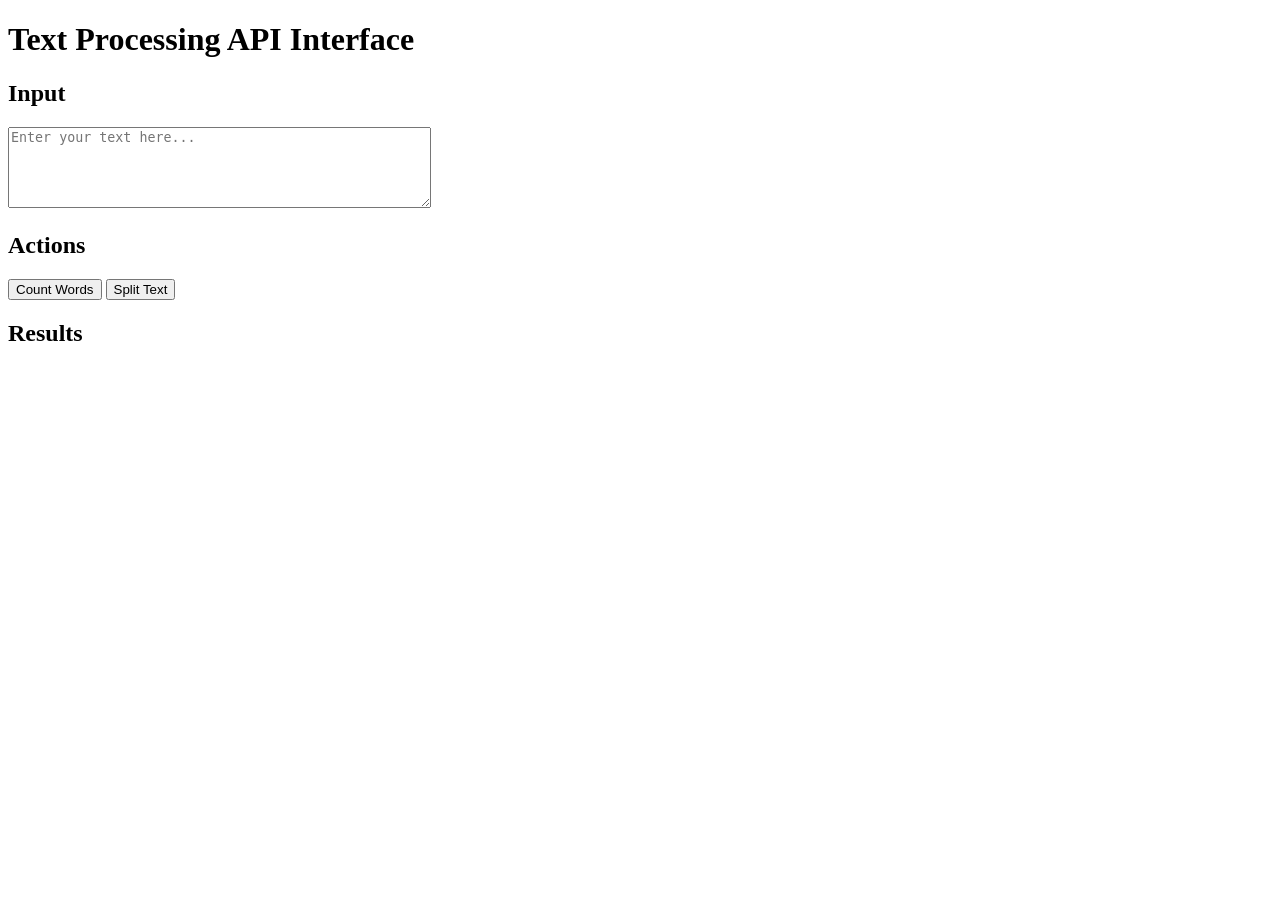
<file: BaseCamp2/Day_1/5b_text_UI.html>
<!DOCTYPE html>
<html lang="en">

<head>
  <meta charset="UTF-8">
  <meta name="viewport" content="width=device-width, initial-scale=1.0">
  <title>Text API Interface</title>
</head>

<body>
  <h1>Text Processing API Interface</h1>

  <div>
    <h2>Input</h2>
    <textarea id="textInput" rows="5" cols="50" placeholder="Enter your text here..."></textarea>
  </div>

  <div>
    <h2>Actions</h2>
    <button onclick="countWords()">Count Words</button>
    <button onclick="splitText()">Split Text</button>
  </div>

  <div>
    <h2>Results</h2>
    <div id="results"></div>
  </div>

  <script>
    // API base URL - change this to match your server address
    const API_BASE_URL = 'http://127.0.0.1:8000';



    // Function to count words
    async function countWords() {
      const textInput = document.getElementById('textInput').value;
      if (!textInput.trim()) {
        alert('Please enter some text first!');
        return;
      }

      try {
        const response = await fetch(`${API_BASE_URL}/count`, {
          method: 'POST',
          headers: {
            'Content-Type': 'application/json'
          },
          body: JSON.stringify({ a: textInput })
        });

        const data = await response.json();
        displayResults(data);
      } catch (error) {
        displayError(error);
      }
    }

    // Function to split text
    async function splitText() {
      const textInput = document.getElementById('textInput').value;
      if (!textInput.trim()) {
        alert('Please enter some text first!');
        return;
      }

      try {
        const response = await fetch(`${API_BASE_URL}/split`, {
          method: 'POST',
          headers: {
            'Content-Type': 'application/json'
          },
          body: JSON.stringify({ a: textInput })
        });

        const data = await response.json();
        displayResults(data);
      } catch (error) {
        displayError(error);
      }
    }

    // Function to display results
    function displayResults(data) {
      const resultsDiv = document.getElementById('results');

      if (Array.isArray(data)) {
        // For split text result
        resultsDiv.innerHTML = '<h3>Words in text:</h3>';
        const list = document.createElement('ol');
        data.forEach(word => {
          const item = document.createElement('li');
          item.textContent = word;
          list.appendChild(item);
        });
        resultsDiv.appendChild(list);
      } else {
        // For word count result
        resultsDiv.innerHTML = '<h3>Result:</h3>';
        resultsDiv.innerHTML += `<p>${Object.values(data)[0]}</p>`;
      }
    }

    // Function to display errors
    function displayError(error) {
      const resultsDiv = document.getElementById('results');
      resultsDiv.innerHTML = '<h3>Error:</h3>';
      resultsDiv.innerHTML += `<p>Failed to communicate with the API. Make sure the server is running at ${API_BASE_URL}.</p>`;
      resultsDiv.innerHTML += `<p>Error details: ${error.message}</p>`;
    }
  </script>
</body>

</html>
</file>
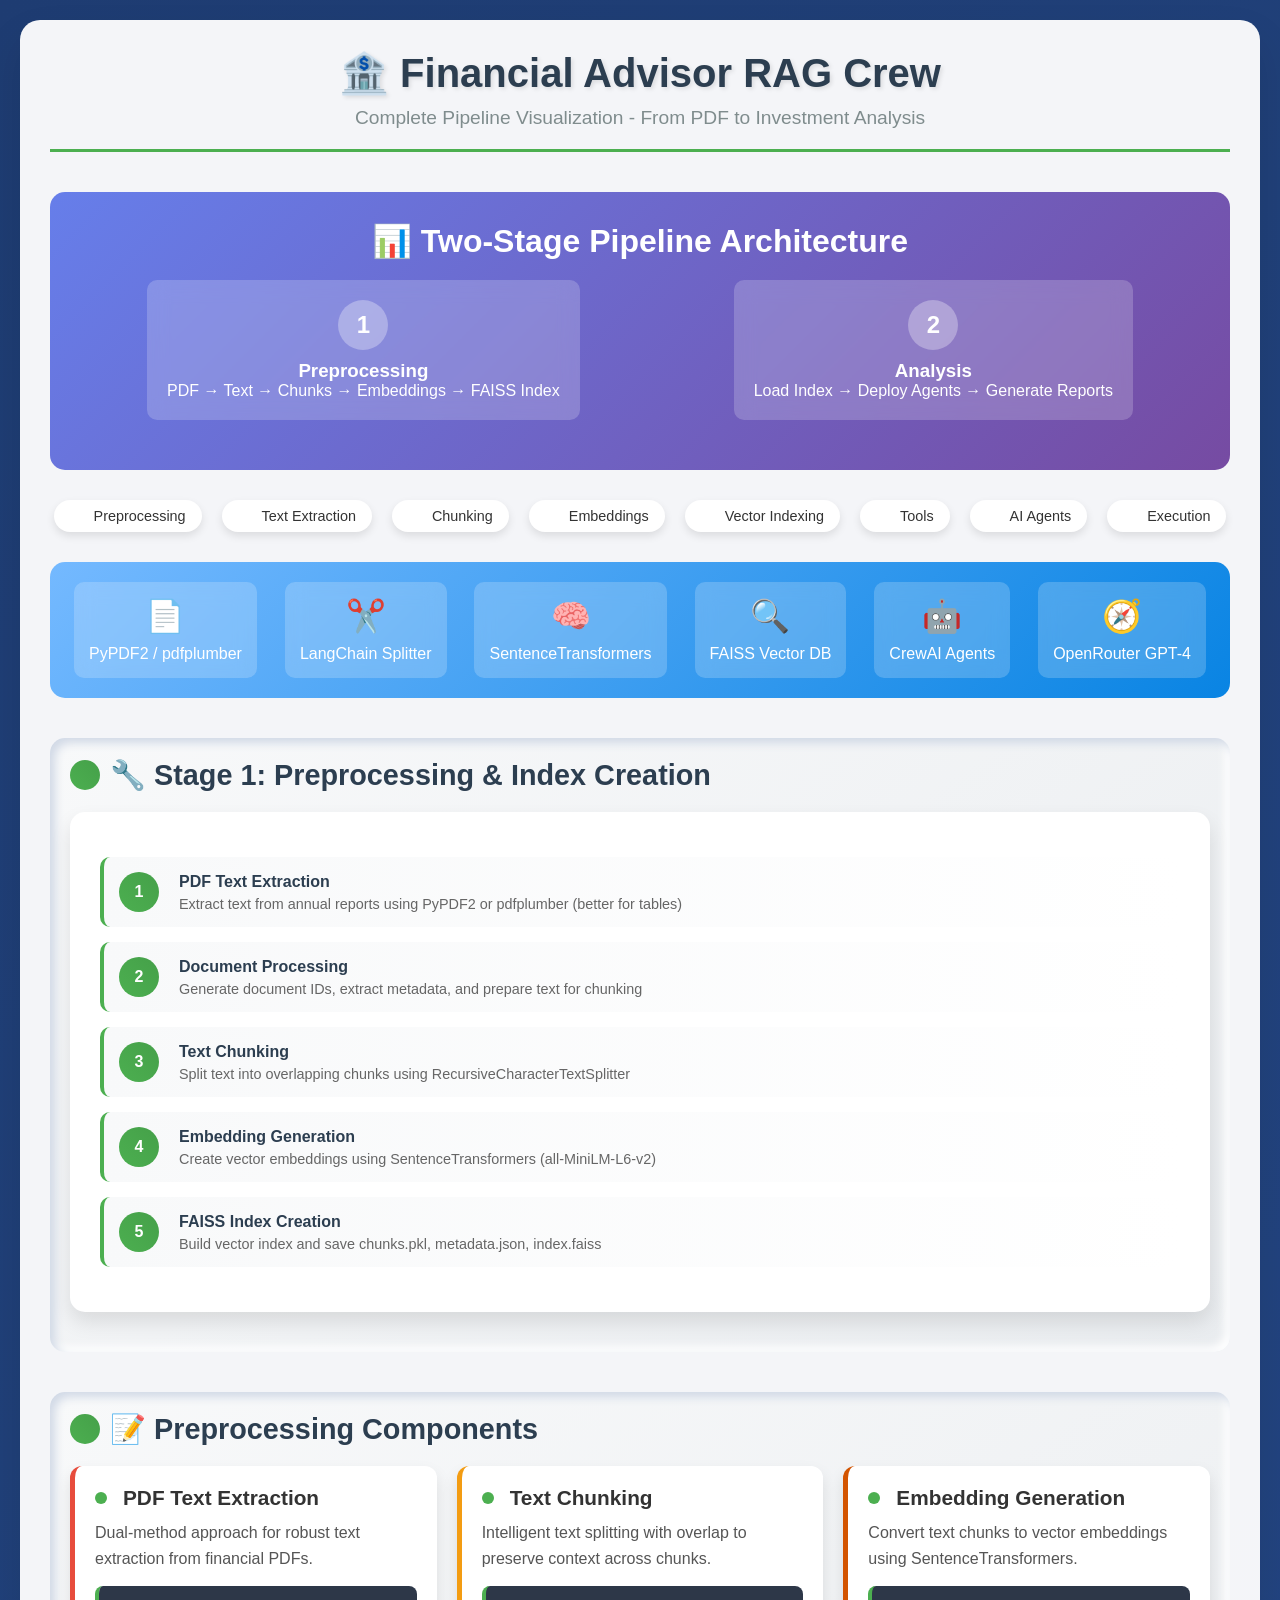
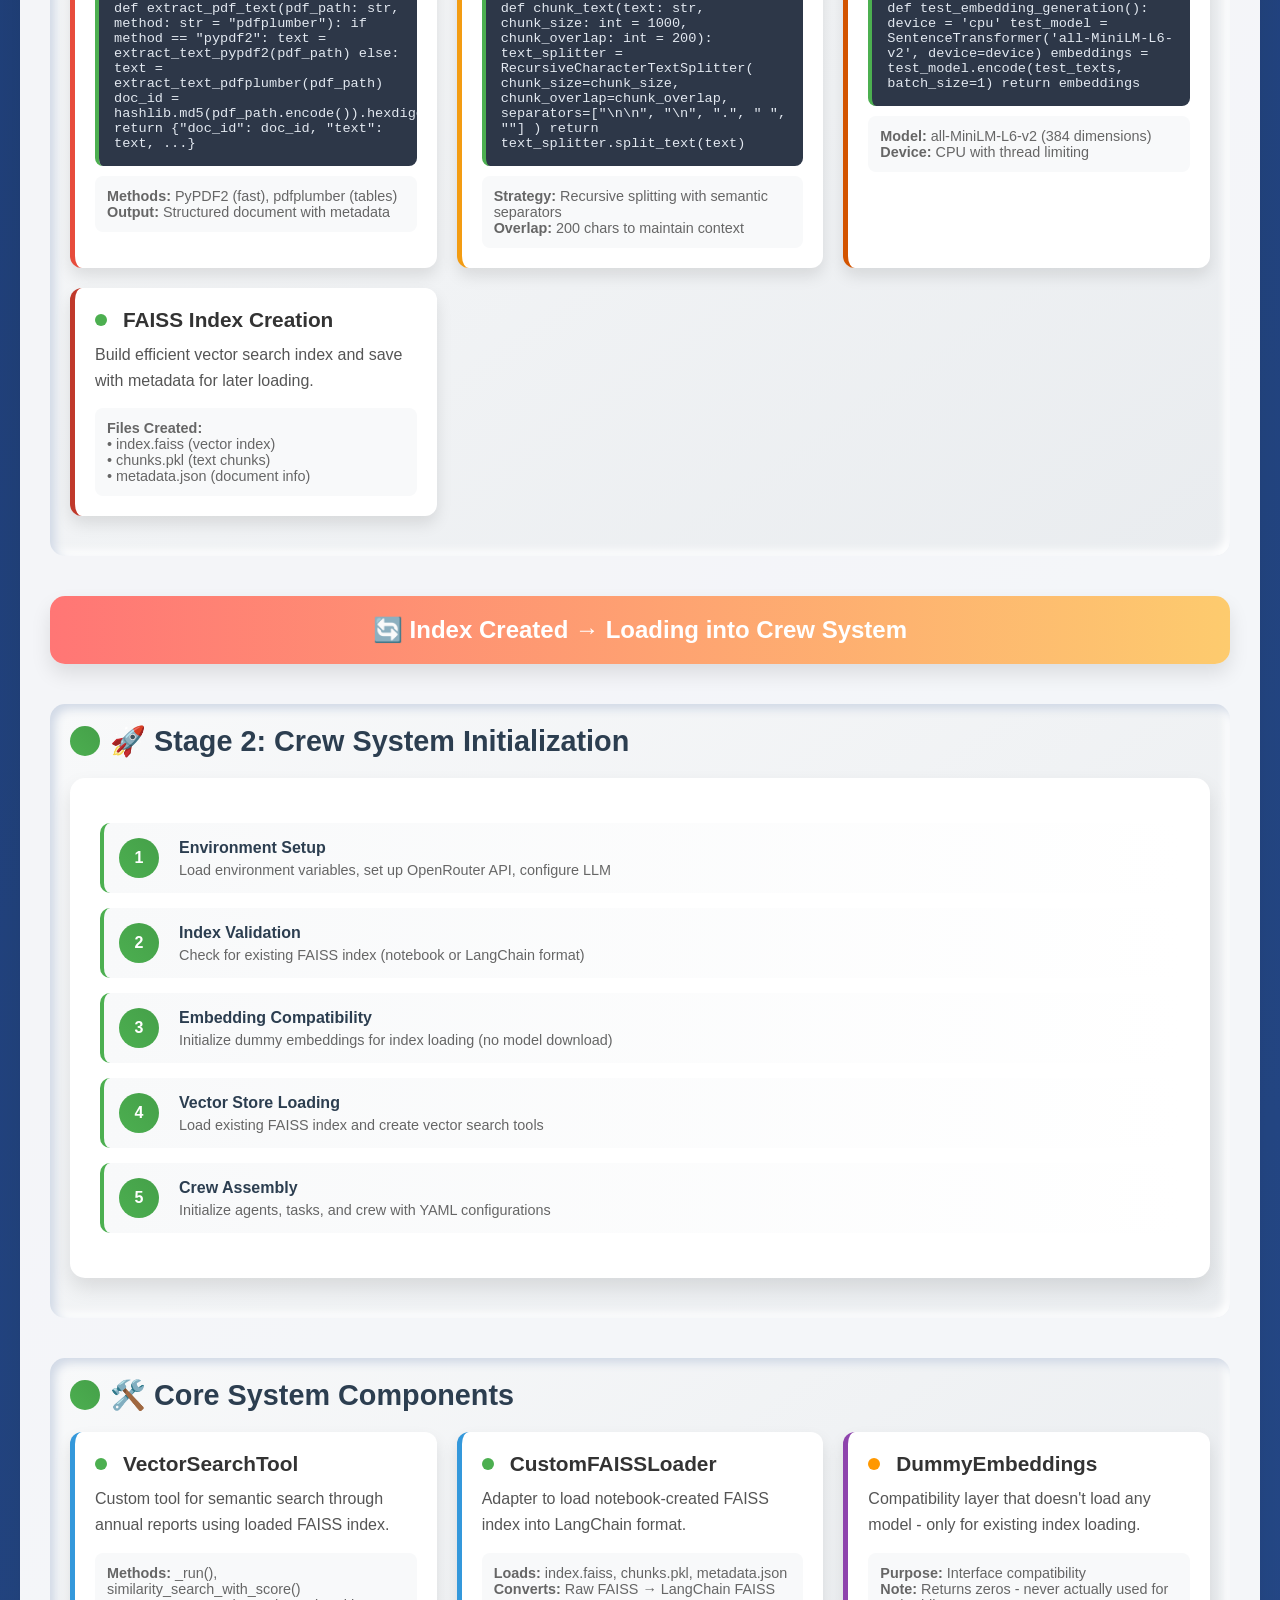
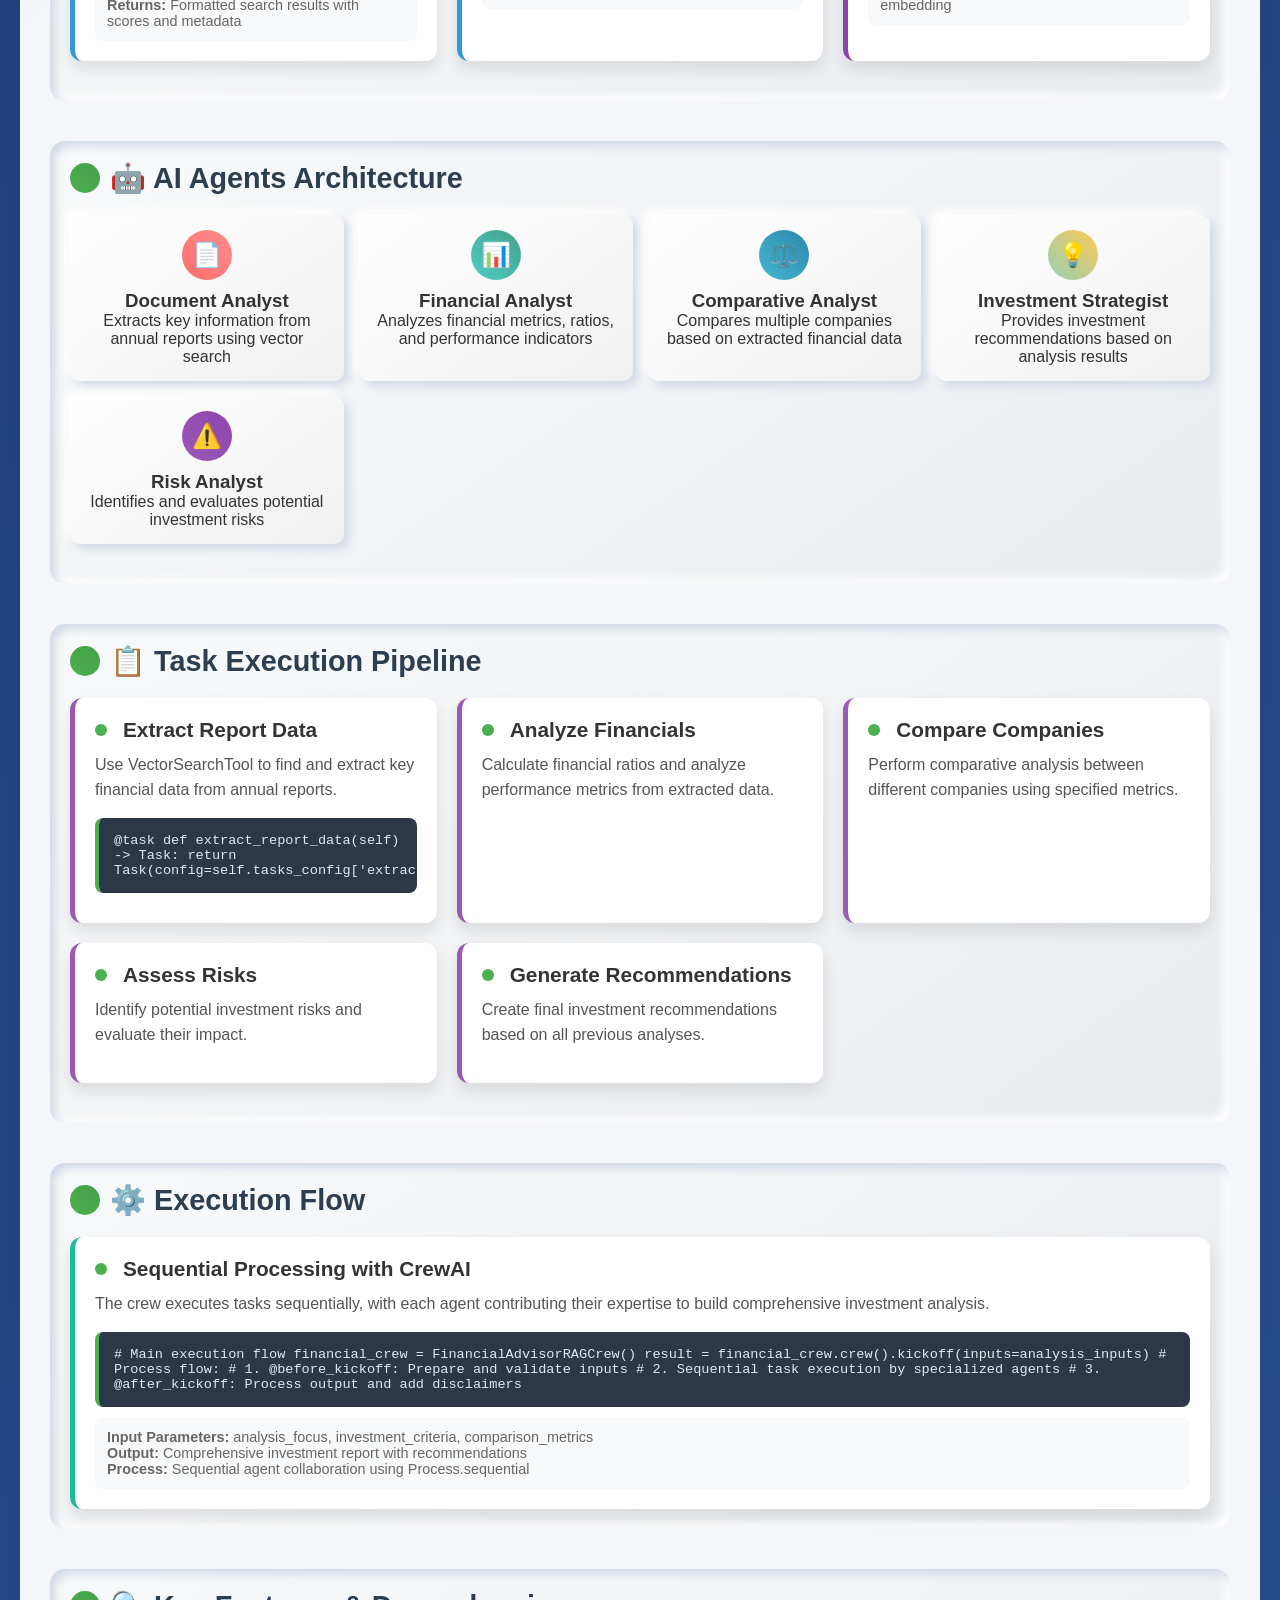
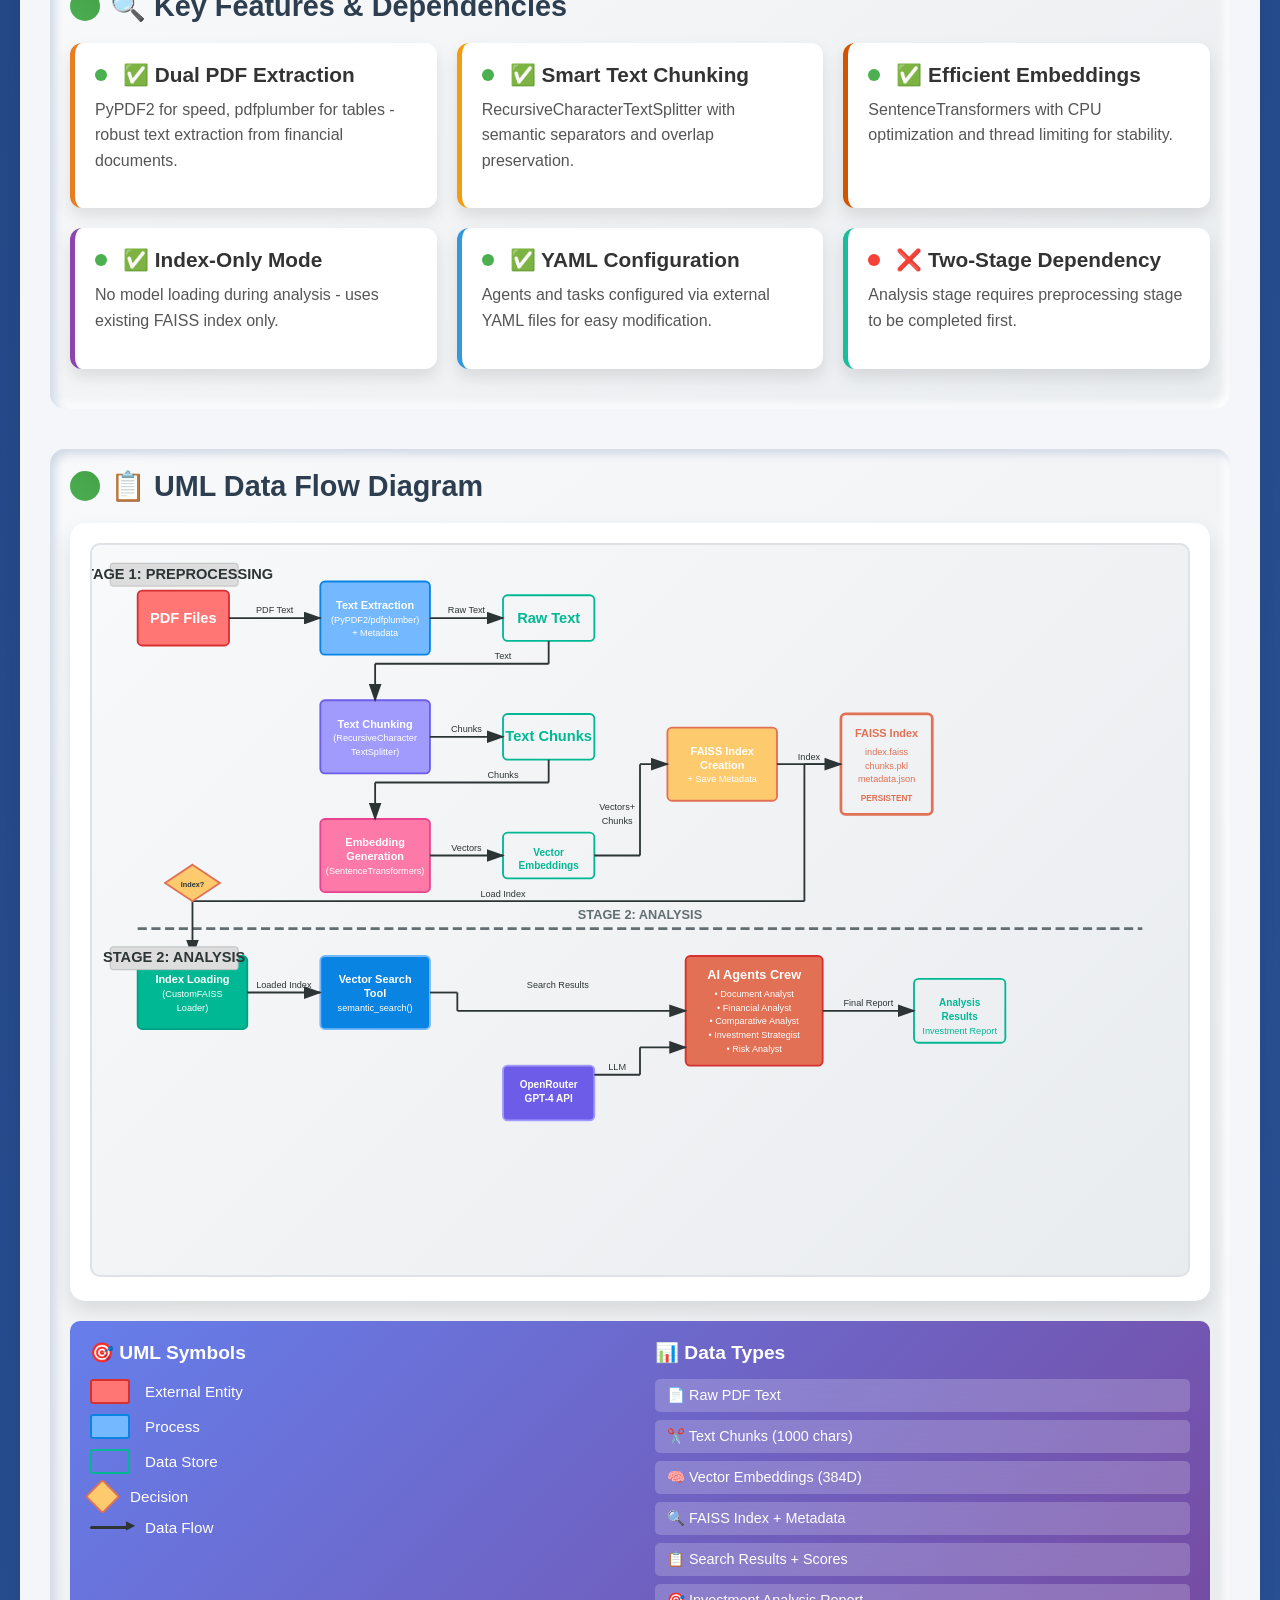
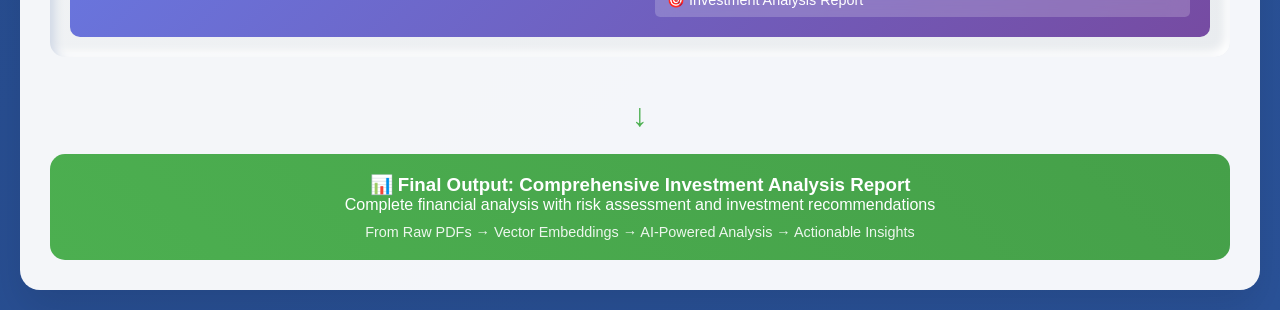
<file: Week11/Day_2/1_financial_rag_flow.html>
<!DOCTYPE html>
<html lang="en">
<head>
    <meta charset="UTF-8">
    <meta name="viewport" content="width=device-width, initial-scale=1.0">
    <title>Financial Advisor RAG Crew - Complete Pipeline</title>
    <style>
        * {
            margin: 0;
            padding: 0;
            box-sizing: border-box;
        }

        body {
            font-family: 'Segoe UI', Tahoma, Geneva, Verdana, sans-serif;
            background: linear-gradient(135deg, #1e3c72 0%, #2a5298 100%);
            color: #333;
            min-height: 100vh;
            padding: 20px;
        }

        .container {
            max-width: 1400px;
            margin: 0 auto;
            background: rgba(255, 255, 255, 0.95);
            border-radius: 20px;
            padding: 30px;
            box-shadow: 0 20px 40px rgba(0, 0, 0, 0.1);
        }

        .header {
            text-align: center;
            margin-bottom: 40px;
            padding-bottom: 20px;
            border-bottom: 3px solid #4CAF50;
        }

        .header h1 {
            color: #2c3e50;
            font-size: 2.5em;
            margin-bottom: 10px;
            text-shadow: 2px 2px 4px rgba(0,0,0,0.1);
        }

        .header p {
            color: #7f8c8d;
            font-size: 1.2em;
        }

        .pipeline-overview {
            background: linear-gradient(135deg, #667eea 0%, #764ba2 100%);
            color: white;
            padding: 30px;
            border-radius: 15px;
            margin: 30px 0;
            text-align: center;
        }

        .pipeline-overview h2 {
            font-size: 2em;
            margin-bottom: 15px;
        }

        .pipeline-stages {
            display: flex;
            justify-content: space-around;
            align-items: center;
            margin: 20px 0;
            flex-wrap: wrap;
            gap: 20px;
        }

        .stage {
            background: rgba(255, 255, 255, 0.2);
            padding: 20px;
            border-radius: 10px;
            text-align: center;
            min-width: 200px;
            backdrop-filter: blur(10px);
        }

        .stage-number {
            width: 50px;
            height: 50px;
            border-radius: 50%;
            background: rgba(255, 255, 255, 0.3);
            display: flex;
            align-items: center;
            justify-content: center;
            margin: 0 auto 10px;
            font-size: 1.5em;
            font-weight: bold;
        }

        .flow-section {
            margin: 40px 0;
            padding: 20px;
            border-radius: 15px;
            background: linear-gradient(145deg, #f8f9fa, #e9ecef);
            box-shadow: inset 5px 5px 10px #d1d9e6, inset -5px -5px 10px #ffffff;
        }

        .section-title {
            font-size: 1.8em;
            color: #2c3e50;
            margin-bottom: 20px;
            display: flex;
            align-items: center;
            gap: 10px;
        }

        .section-title::before {
            content: "";
            width: 30px;
            height: 30px;
            border-radius: 50%;
            background: linear-gradient(45deg, #4CAF50, #45a049);
        }

        .flow-grid {
            display: grid;
            grid-template-columns: repeat(auto-fit, minmax(300px, 1fr));
            gap: 20px;
            margin: 20px 0;
        }

        .flow-item {
            background: white;
            border-radius: 12px;
            padding: 20px;
            box-shadow: 0 8px 16px rgba(0, 0, 0, 0.1);
            transition: all 0.3s ease;
            border-left: 5px solid;
            cursor: pointer;
            position: relative;
            overflow: hidden;
        }

        .flow-item::before {
            content: "";
            position: absolute;
            top: 0;
            left: 0;
            right: 0;
            bottom: 0;
            background: linear-gradient(45deg, transparent, rgba(255,255,255,0.1));
            opacity: 0;
            transition: opacity 0.3s ease;
        }

        .flow-item:hover {
            transform: translateY(-5px);
            box-shadow: 0 12px 24px rgba(0, 0, 0, 0.2);
        }

        .flow-item:hover::before {
            opacity: 1;
        }

        .preprocessing { border-left-color: #e67e22; }
        .extraction { border-left-color: #e74c3c; }
        .chunking { border-left-color: #f39c12; }
        .embedding { border-left-color: #d35400; }
        .indexing { border-left-color: #c0392b; }
        .initialization { border-left-color: #8e44ad; }
        .tools { border-left-color: #3498db; }
        .agents { border-left-color: #2980b9; }
        .tasks { border-left-color: #9b59b6; }
        .execution { border-left-color: #1abc9c; }

        .item-title {
            font-size: 1.3em;
            font-weight: bold;
            margin-bottom: 10px;
            display: flex;
            align-items: center;
            gap: 8px;
        }

        .item-description {
            color: #555;
            line-height: 1.6;
            margin-bottom: 15px;
        }

        .item-details {
            background: #f8f9fa;
            border-radius: 8px;
            padding: 12px;
            margin-top: 10px;
            font-size: 0.9em;
            color: #666;
        }

        .flow-arrow {
            text-align: center;
            margin: 20px 0;
            font-size: 2em;
            color: #4CAF50;
            animation: bounce 2s infinite;
        }

        @keyframes bounce {
            0%, 20%, 50%, 80%, 100% { transform: translateY(0); }
            40% { transform: translateY(-10px); }
            60% { transform: translateY(-5px); }
        }

        .agents-grid {
            display: grid;
            grid-template-columns: repeat(auto-fit, minmax(250px, 1fr));
            gap: 15px;
            margin: 20px 0;
        }

        .agent-card {
            background: linear-gradient(145deg, #ffffff, #f0f0f0);
            border-radius: 10px;
            padding: 15px;
            text-align: center;
            box-shadow: 5px 5px 10px #d1d9e6, -5px -5px 10px #ffffff;
            transition: all 0.3s ease;
        }

        .agent-card:hover {
            transform: scale(1.05);
        }

        .agent-icon {
            width: 50px;
            height: 50px;
            border-radius: 50%;
            margin: 0 auto 10px;
            display: flex;
            align-items: center;
            justify-content: center;
            font-size: 1.5em;
            color: white;
        }

        .document-analyst .agent-icon { background: linear-gradient(45deg, #FF6B6B, #FF8E8E); }
        .financial-analyst .agent-icon { background: linear-gradient(45deg, #4ECDC4, #44A08D); }
        .comparative-analyst .agent-icon { background: linear-gradient(45deg, #45B7D1, #2E86AB); }
        .investment-strategist .agent-icon { background: linear-gradient(45deg, #96CEB4, #FECA57); }
        .risk-analyst .agent-icon { background: linear-gradient(45deg, #9B59B6, #8E44AD); }

        .code-snippet {
            background: #2d3748;
            color: #e2e8f0;
            padding: 15px;
            border-radius: 8px;
            margin: 10px 0;
            font-family: 'Courier New', monospace;
            font-size: 0.85em;
            overflow-x: auto;
            border-left: 4px solid #4CAF50;
        }

        .status-indicator {
            display: inline-block;
            width: 12px;
            height: 12px;
            border-radius: 50%;
            margin-right: 8px;
        }

        .status-success { background: #4CAF50; }
        .status-warning { background: #ff9800; }
        .status-error { background: #f44336; }

        .legend {
            display: flex;
            justify-content: center;
            gap: 20px;
            margin: 30px 0;
            flex-wrap: wrap;
        }

        .legend-item {
            display: flex;
            align-items: center;
            gap: 8px;
            padding: 8px 16px;
            background: white;
            border-radius: 20px;
            box-shadow: 0 4px 8px rgba(0,0,0,0.1);
            font-size: 0.9em;
        }

        .legend-color {
            width: 16px;
            height: 16px;
            border-radius: 3px;
        }

        .workflow-diagram {
            background: white;
            border-radius: 15px;
            padding: 30px;
            margin: 20px 0;
            box-shadow: 0 10px 20px rgba(0,0,0,0.1);
        }

        .workflow-step {
            display: flex;
            align-items: center;
            margin: 15px 0;
            padding: 15px;
            background: linear-gradient(90deg, #f8f9fa, #ffffff);
            border-radius: 10px;
            border-left: 4px solid #4CAF50;
        }

        .step-number {
            width: 40px;
            height: 40px;
            border-radius: 50%;
            background: linear-gradient(45deg, #4CAF50, #45a049);
            color: white;
            display: flex;
            align-items: center;
            justify-content: center;
            font-weight: bold;
            margin-right: 20px;
            flex-shrink: 0;
        }

        .step-content {
            flex: 1;
        }

        .step-title {
            font-weight: bold;
            color: #2c3e50;
            margin-bottom: 5px;
        }

        .step-description {
            color: #666;
            font-size: 0.9em;
        }

        .phase-separator {
            background: linear-gradient(90deg, #ff7675, #fdcb6e);
            color: white;
            padding: 20px;
            border-radius: 15px;
            text-align: center;
            margin: 40px 0;
            font-size: 1.5em;
            font-weight: bold;
            box-shadow: 0 10px 20px rgba(0,0,0,0.1);
        }

        .tech-stack {
            display: flex;
            justify-content: space-around;
            align-items: center;
            background: linear-gradient(135deg, #74b9ff, #0984e3);
            color: white;
            padding: 20px;
            border-radius: 15px;
            margin: 20px 0;
            flex-wrap: wrap;
            gap: 20px;
        }

        .tech-item {
            text-align: center;
            background: rgba(255, 255, 255, 0.2);
            padding: 15px;
            border-radius: 10px;
            backdrop-filter: blur(10px);
            min-width: 120px;
        }

        .tech-icon {
            font-size: 2em;
            margin-bottom: 10px;
        }

        .uml-container {
            background: white;
            border-radius: 15px;
            padding: 20px;
            margin: 20px 0;
            box-shadow: 0 10px 20px rgba(0,0,0,0.1);
            overflow-x: auto;
        }

        .uml-diagram {
            width: 100%;
            height: auto;
            background: linear-gradient(135deg, #f8f9fa 0%, #e9ecef 100%);
            border-radius: 10px;
            border: 2px solid #dee2e6;
        }

        .uml-legend {
            display: grid;
            grid-template-columns: 1fr 1fr;
            gap: 30px;
            margin-top: 20px;
            padding: 20px;
            background: linear-gradient(135deg, #667eea 0%, #764ba2 100%);
            border-radius: 10px;
            color: white;
        }

        .uml-legend-section h4 {
            margin-bottom: 15px;
            font-size: 1.2em;
            color: #fff;
        }

        .legend-symbols {
            display: flex;
            flex-direction: column;
            gap: 10px;
        }

        .symbol-item {
            display: flex;
            align-items: center;
            gap: 15px;
            font-size: 0.95em;
        }

        .symbol {
            width: 40px;
            height: 25px;
            border-radius: 3px;
            flex-shrink: 0;
        }

        .external-symbol {
            background: #ff7675;
            border: 2px solid #d63031;
        }

        .process-symbol {
            background: #74b9ff;
            border: 2px solid #0984e3;
        }

        .datastore-symbol {
            background: none;
            border: 2px solid #00b894;
        }

        .decision-symbol {
            background: #fdcb6e;
            border: 2px solid #e17055;
            transform: rotate(45deg);
            width: 25px;
            height: 25px;
        }

        .flow-symbol {
            background: #2d3436;
            height: 3px;
            position: relative;
        }

        .flow-symbol::after {
            content: "▶";
            position: absolute;
            right: -5px;
            top: -8px;
            color: #2d3436;
            font-size: 12px;
        }

        .data-types {
            display: flex;
            flex-direction: column;
            gap: 8px;
        }

        .data-type {
            background: rgba(255, 255, 255, 0.2);
            padding: 8px 12px;
            border-radius: 5px;
            font-size: 0.9em;
            backdrop-filter: blur(10px);
        }

        @media (max-width: 768px) {
            .container {
                padding: 20px;
            }
            
            .header h1 {
                font-size: 2em;
            }
            
            .flow-grid {
                grid-template-columns: 1fr;
            }
            
            .legend {
                flex-direction: column;
                align-items: center;
            }
            
            .pipeline-stages {
                flex-direction: column;
            }
            
            .tech-stack {
                flex-direction: column;
            }

            .uml-legend {
                grid-template-columns: 1fr;
                gap: 20px;
            }

            .uml-container {
                padding: 10px;
            }
        }
    </style>
</head>
<body>
    <div class="container">
        <div class="header">
            <h1>🏦 Financial Advisor RAG Crew</h1>
            <p>Complete Pipeline Visualization - From PDF to Investment Analysis</p>
        </div>

        <div class="pipeline-overview">
            <h2>📊 Two-Stage Pipeline Architecture</h2>
            <div class="pipeline-stages">
                <div class="stage">
                    <div class="stage-number">1</div>
                    <h3>Preprocessing</h3>
                    <p>PDF → Text → Chunks → Embeddings → FAISS Index</p>
                </div>
                <div class="stage">
                    <div class="stage-number">2</div>
                    <h3>Analysis</h3>
                    <p>Load Index → Deploy Agents → Generate Reports</p>
                </div>
            </div>
        </div>

        <div class="legend">
            <div class="legend-item">
                <div class="legend-color preprocessing"></div>
                <span>Preprocessing</span>
            </div>
            <div class="legend-item">
                <div class="legend-color extraction"></div>
                <span>Text Extraction</span>
            </div>
            <div class="legend-item">
                <div class="legend-color chunking"></div>
                <span>Chunking</span>
            </div>
            <div class="legend-item">
                <div class="legend-color embedding"></div>
                <span>Embeddings</span>
            </div>
            <div class="legend-item">
                <div class="legend-color indexing"></div>
                <span>Vector Indexing</span>
            </div>
            <div class="legend-item">
                <div class="legend-color tools"></div>
                <span>Tools</span>
            </div>
            <div class="legend-item">
                <div class="legend-color agents"></div>
                <span>AI Agents</span>
            </div>
            <div class="legend-item">
                <div class="legend-color execution"></div>
                <span>Execution</span>
            </div>
        </div>

        <div class="tech-stack">
            <div class="tech-item">
                <div class="tech-icon">📄</div>
                <div>PyPDF2 / pdfplumber</div>
            </div>
            <div class="tech-item">
                <div class="tech-icon">✂️</div>
                <div>LangChain Splitter</div>
            </div>
            <div class="tech-item">
                <div class="tech-icon">🧠</div>
                <div>SentenceTransformers</div>
            </div>
            <div class="tech-item">
                <div class="tech-icon">🔍</div>
                <div>FAISS Vector DB</div>
            </div>
            <div class="tech-item">
                <div class="tech-icon">🤖</div>
                <div>CrewAI Agents</div>
            </div>
            <div class="tech-item">
                <div class="tech-icon">🧭</div>
                <div>OpenRouter GPT-4</div>
            </div>
        </div>

        <div class="flow-section">
            <h2 class="section-title">🔧 Stage 1: Preprocessing & Index Creation</h2>
            <div class="workflow-diagram">
                <div class="workflow-step">
                    <div class="step-number">1</div>
                    <div class="step-content">
                        <div class="step-title">PDF Text Extraction</div>
                        <div class="step-description">Extract text from annual reports using PyPDF2 or pdfplumber (better for tables)</div>
                    </div>
                </div>
                <div class="workflow-step">
                    <div class="step-number">2</div>
                    <div class="step-content">
                        <div class="step-title">Document Processing</div>
                        <div class="step-description">Generate document IDs, extract metadata, and prepare text for chunking</div>
                    </div>
                </div>
                <div class="workflow-step">
                    <div class="step-number">3</div>
                    <div class="step-content">
                        <div class="step-title">Text Chunking</div>
                        <div class="step-description">Split text into overlapping chunks using RecursiveCharacterTextSplitter</div>
                    </div>
                </div>
                <div class="workflow-step">
                    <div class="step-number">4</div>
                    <div class="step-content">
                        <div class="step-title">Embedding Generation</div>
                        <div class="step-description">Create vector embeddings using SentenceTransformers (all-MiniLM-L6-v2)</div>
                    </div>
                </div>
                <div class="workflow-step">
                    <div class="step-number">5</div>
                    <div class="step-content">
                        <div class="step-title">FAISS Index Creation</div>
                        <div class="step-description">Build vector index and save chunks.pkl, metadata.json, index.faiss</div>
                    </div>
                </div>
            </div>
        </div>

        <div class="flow-section">
            <h2 class="section-title">📝 Preprocessing Components</h2>
            <div class="flow-grid">
                <div class="flow-item extraction">
                    <div class="item-title">
                        <span class="status-indicator status-success"></span>
                        PDF Text Extraction
                    </div>
                    <div class="item-description">
                        Dual-method approach for robust text extraction from financial PDFs.
                    </div>
                    <div class="code-snippet">
def extract_pdf_text(pdf_path: str, method: str = "pdfplumber"):
    if method == "pypdf2":
        text = extract_text_pypdf2(pdf_path)
    else:
        text = extract_text_pdfplumber(pdf_path)
    
    doc_id = hashlib.md5(pdf_path.encode()).hexdigest()
    return {"doc_id": doc_id, "text": text, ...}
                    </div>
                    <div class="item-details">
                        <strong>Methods:</strong> PyPDF2 (fast), pdfplumber (tables)<br>
                        <strong>Output:</strong> Structured document with metadata
                    </div>
                </div>

                <div class="flow-item chunking">
                    <div class="item-title">
                        <span class="status-indicator status-success"></span>
                        Text Chunking
                    </div>
                    <div class="item-description">
                        Intelligent text splitting with overlap to preserve context across chunks.
                    </div>
                    <div class="code-snippet">
def chunk_text(text: str, chunk_size: int = 1000, chunk_overlap: int = 200):
    text_splitter = RecursiveCharacterTextSplitter(
        chunk_size=chunk_size,
        chunk_overlap=chunk_overlap,
        separators=["\n\n", "\n", ".", " ", ""]
    )
    return text_splitter.split_text(text)
                    </div>
                    <div class="item-details">
                        <strong>Strategy:</strong> Recursive splitting with semantic separators<br>
                        <strong>Overlap:</strong> 200 chars to maintain context
                    </div>
                </div>

                <div class="flow-item embedding">
                    <div class="item-title">
                        <span class="status-indicator status-success"></span>
                        Embedding Generation
                    </div>
                    <div class="item-description">
                        Convert text chunks to vector embeddings using SentenceTransformers.
                    </div>
                    <div class="code-snippet">
def test_embedding_generation():
    device = 'cpu'
    test_model = SentenceTransformer('all-MiniLM-L6-v2', device=device)
    embeddings = test_model.encode(test_texts, batch_size=1)
    return embeddings
                    </div>
                    <div class="item-details">
                        <strong>Model:</strong> all-MiniLM-L6-v2 (384 dimensions)<br>
                        <strong>Device:</strong> CPU with thread limiting
                    </div>
                </div>

                <div class="flow-item indexing">
                    <div class="item-title">
                        <span class="status-indicator status-success"></span>
                        FAISS Index Creation
                    </div>
                    <div class="item-description">
                        Build efficient vector search index and save with metadata for later loading.
                    </div>
                    <div class="item-details">
                        <strong>Files Created:</strong><br>
                        • index.faiss (vector index)<br>
                        • chunks.pkl (text chunks)<br>
                        • metadata.json (document info)
                    </div>
                </div>
            </div>
        </div>

        <div class="phase-separator">
            🔄 Index Created → Loading into Crew System
        </div>

        <div class="flow-section">
            <h2 class="section-title">🚀 Stage 2: Crew System Initialization</h2>
            <div class="workflow-diagram">
                <div class="workflow-step">
                    <div class="step-number">1</div>
                    <div class="step-content">
                        <div class="step-title">Environment Setup</div>
                        <div class="step-description">Load environment variables, set up OpenRouter API, configure LLM</div>
                    </div>
                </div>
                <div class="workflow-step">
                    <div class="step-number">2</div>
                    <div class="step-content">
                        <div class="step-title">Index Validation</div>
                        <div class="step-description">Check for existing FAISS index (notebook or LangChain format)</div>
                    </div>
                </div>
                <div class="workflow-step">
                    <div class="step-number">3</div>
                    <div class="step-content">
                        <div class="step-title">Embedding Compatibility</div>
                        <div class="step-description">Initialize dummy embeddings for index loading (no model download)</div>
                    </div>
                </div>
                <div class="workflow-step">
                    <div class="step-number">4</div>
                    <div class="step-content">
                        <div class="step-title">Vector Store Loading</div>
                        <div class="step-description">Load existing FAISS index and create vector search tools</div>
                    </div>
                </div>
                <div class="workflow-step">
                    <div class="step-number">5</div>
                    <div class="step-content">
                        <div class="step-title">Crew Assembly</div>
                        <div class="step-description">Initialize agents, tasks, and crew with YAML configurations</div>
                    </div>
                </div>
            </div>
        </div>

        <div class="flow-section">
            <h2 class="section-title">🛠️ Core System Components</h2>
            <div class="flow-grid">
                <div class="flow-item tools">
                    <div class="item-title">
                        <span class="status-indicator status-success"></span>
                        VectorSearchTool
                    </div>
                    <div class="item-description">
                        Custom tool for semantic search through annual reports using loaded FAISS index.
                    </div>
                    <div class="item-details">
                        <strong>Methods:</strong> _run(), similarity_search_with_score()<br>
                        <strong>Returns:</strong> Formatted search results with scores and metadata
                    </div>
                </div>

                <div class="flow-item tools">
                    <div class="item-title">
                        <span class="status-indicator status-success"></span>
                        CustomFAISSLoader
                    </div>
                    <div class="item-description">
                        Adapter to load notebook-created FAISS index into LangChain format.
                    </div>
                    <div class="item-details">
                        <strong>Loads:</strong> index.faiss, chunks.pkl, metadata.json<br>
                        <strong>Converts:</strong> Raw FAISS → LangChain FAISS
                    </div>
                </div>

                <div class="flow-item initialization">
                    <div class="item-title">
                        <span class="status-indicator status-warning"></span>
                        DummyEmbeddings
                    </div>
                    <div class="item-description">
                        Compatibility layer that doesn't load any model - only for existing index loading.
                    </div>
                    <div class="item-details">
                        <strong>Purpose:</strong> Interface compatibility<br>
                        <strong>Note:</strong> Returns zeros - never actually used for embedding
                    </div>
                </div>
            </div>
        </div>

        <div class="flow-section">
            <h2 class="section-title">🤖 AI Agents Architecture</h2>
            <div class="agents-grid">
                <div class="agent-card document-analyst">
                    <div class="agent-icon">📄</div>
                    <h3>Document Analyst</h3>
                    <p>Extracts key information from annual reports using vector search</p>
                </div>
                <div class="agent-card financial-analyst">
                    <div class="agent-icon">📊</div>
                    <h3>Financial Analyst</h3>
                    <p>Analyzes financial metrics, ratios, and performance indicators</p>
                </div>
                <div class="agent-card comparative-analyst">
                    <div class="agent-icon">⚖️</div>
                    <h3>Comparative Analyst</h3>
                    <p>Compares multiple companies based on extracted financial data</p>
                </div>
                <div class="agent-card investment-strategist">
                    <div class="agent-icon">💡</div>
                    <h3>Investment Strategist</h3>
                    <p>Provides investment recommendations based on analysis results</p>
                </div>
                <div class="agent-card risk-analyst">
                    <div class="agent-icon">⚠️</div>
                    <h3>Risk Analyst</h3>
                    <p>Identifies and evaluates potential investment risks</p>
                </div>
            </div>
        </div>

        <div class="flow-section">
            <h2 class="section-title">📋 Task Execution Pipeline</h2>
            <div class="flow-grid">
                <div class="flow-item tasks">
                    <div class="item-title">
                        <span class="status-indicator status-success"></span>
                        Extract Report Data
                    </div>
                    <div class="item-description">
                        Use VectorSearchTool to find and extract key financial data from annual reports.
                    </div>
                    <div class="code-snippet">
@task
def extract_report_data(self) -> Task:
    return Task(config=self.tasks_config['extract_report_data'])
                    </div>
                </div>

                <div class="flow-item tasks">
                    <div class="item-title">
                        <span class="status-indicator status-success"></span>
                        Analyze Financials
                    </div>
                    <div class="item-description">
                        Calculate financial ratios and analyze performance metrics from extracted data.
                    </div>
                </div>

                <div class="flow-item tasks">
                    <div class="item-title">
                        <span class="status-indicator status-success"></span>
                        Compare Companies
                    </div>
                    <div class="item-description">
                        Perform comparative analysis between different companies using specified metrics.
                    </div>
                </div>

                <div class="flow-item tasks">
                    <div class="item-title">
                        <span class="status-indicator status-success"></span>
                        Assess Risks
                    </div>
                    <div class="item-description">
                        Identify potential investment risks and evaluate their impact.
                    </div>
                </div>

                <div class="flow-item tasks">
                    <div class="item-title">
                        <span class="status-indicator status-success"></span>
                        Generate Recommendations
                    </div>
                    <div class="item-description">
                        Create final investment recommendations based on all previous analyses.
                    </div>
                </div>
            </div>
        </div>

        <div class="flow-section">
            <h2 class="section-title">⚙️ Execution Flow</h2>
            <div class="flow-item execution">
                <div class="item-title">
                    <span class="status-indicator status-success"></span>
                    Sequential Processing with CrewAI
                </div>
                <div class="item-description">
                    The crew executes tasks sequentially, with each agent contributing their expertise to build comprehensive investment analysis.
                </div>
                <div class="code-snippet">
# Main execution flow
financial_crew = FinancialAdvisorRAGCrew()
result = financial_crew.crew().kickoff(inputs=analysis_inputs)

# Process flow:
# 1. @before_kickoff: Prepare and validate inputs
# 2. Sequential task execution by specialized agents
# 3. @after_kickoff: Process output and add disclaimers
                </div>
                <div class="item-details">
                    <strong>Input Parameters:</strong> analysis_focus, investment_criteria, comparison_metrics<br>
                    <strong>Output:</strong> Comprehensive investment report with recommendations<br>
                    <strong>Process:</strong> Sequential agent collaboration using Process.sequential
                </div>
            </div>
        </div>

        <div class="flow-section">
            <h2 class="section-title">🔍 Key Features & Dependencies</h2>
            <div class="flow-grid">
                <div class="flow-item preprocessing">
                    <div class="item-title">
                        <span class="status-indicator status-success"></span>
                        ✅ Dual PDF Extraction
                    </div>
                    <div class="item-description">
                        PyPDF2 for speed, pdfplumber for tables - robust text extraction from financial documents.
                    </div>
                </div>

                <div class="flow-item chunking">
                    <div class="item-title">
                        <span class="status-indicator status-success"></span>
                        ✅ Smart Text Chunking
                    </div>
                    <div class="item-description">
                        RecursiveCharacterTextSplitter with semantic separators and overlap preservation.
                    </div>
                </div>

                <div class="flow-item embedding">
                    <div class="item-title">
                        <span class="status-indicator status-success"></span>
                        ✅ Efficient Embeddings
                    </div>
                    <div class="item-description">
                        SentenceTransformers with CPU optimization and thread limiting for stability.
                    </div>
                </div>

                <div class="flow-item initialization">
                    <div class="item-title">
                        <span class="status-indicator status-success"></span>
                        ✅ Index-Only Mode
                    </div>
                    <div class="item-description">
                        No model loading during analysis - uses existing FAISS index only.
                    </div>
                </div>

                <div class="flow-item tools">
                    <div class="item-title">
                        <span class="status-indicator status-success"></span>
                        ✅ YAML Configuration
                    </div>
                    <div class="item-description">
                        Agents and tasks configured via external YAML files for easy modification.
                    </div>
                </div>

                <div class="flow-item execution">
                    <div class="item-title">
                        <span class="status-indicator status-error"></span>
                        ❌ Two-Stage Dependency
                    </div>
                    <div class="item-description">
                        Analysis stage requires preprocessing stage to be completed first.
                    </div>
                </div>
            </div>
        </div>

        <div class="flow-section">
            <h2 class="section-title">📋 UML Data Flow Diagram</h2>
            <div class="uml-container">
                <svg viewBox="0 0 1200 800" class="uml-diagram">
                    <!-- External Entities -->
                    <g class="external-entity">
                        <rect x="50" y="50" width="100" height="60" fill="#ff7675" stroke="#d63031" stroke-width="2" rx="5"/>
                        <text x="100" y="85" text-anchor="middle" fill="white" font-weight="bold">PDF Files</text>
                    </g>

                    <!-- Process 1: Text Extraction -->
                    <g class="process">
                        <rect x="250" y="40" width="120" height="80" fill="#74b9ff" stroke="#0984e3" stroke-width="2" rx="5"/>
                        <text x="310" y="70" text-anchor="middle" fill="white" font-size="12" font-weight="bold">Text Extraction</text>
                        <text x="310" y="85" text-anchor="middle" fill="white" font-size="10">(PyPDF2/pdfplumber)</text>
                        <text x="310" y="100" text-anchor="middle" fill="white" font-size="10">+ Metadata</text>
                    </g>

                    <!-- Data Store 1: Raw Text -->
                    <g class="data-store">
                        <rect x="450" y="55" width="100" height="50" fill="none" stroke="#00b894" stroke-width="2" rx="5"/>
                        <text x="500" y="85" text-anchor="middle" fill="#00b894" font-weight="bold">Raw Text</text>
                    </g>

                    <!-- Process 2: Text Chunking -->
                    <g class="process">
                        <rect x="250" y="170" width="120" height="80" fill="#a29bfe" stroke="#6c5ce7" stroke-width="2" rx="5"/>
                        <text x="310" y="200" text-anchor="middle" fill="white" font-size="12" font-weight="bold">Text Chunking</text>
                        <text x="310" y="215" text-anchor="middle" fill="white" font-size="10">(RecursiveCharacter</text>
                        <text x="310" y="230" text-anchor="middle" fill="white" font-size="10">TextSplitter)</text>
                    </g>

                    <!-- Data Store 2: Chunks -->
                    <g class="data-store">
                        <rect x="450" y="185" width="100" height="50" fill="none" stroke="#00b894" stroke-width="2" rx="5"/>
                        <text x="500" y="215" text-anchor="middle" fill="#00b894" font-weight="bold">Text Chunks</text>
                    </g>

                    <!-- Process 3: Embedding Generation -->
                    <g class="process">
                        <rect x="250" y="300" width="120" height="80" fill="#fd79a8" stroke="#e84393" stroke-width="2" rx="5"/>
                        <text x="310" y="330" text-anchor="middle" fill="white" font-size="12" font-weight="bold">Embedding</text>
                        <text x="310" y="345" text-anchor="middle" fill="white" font-size="12" font-weight="bold">Generation</text>
                        <text x="310" y="360" text-anchor="middle" fill="white" font-size="10">(SentenceTransformers)</text>
                    </g>

                    <!-- Data Store 3: Vector Embeddings -->
                    <g class="data-store">
                        <rect x="450" y="315" width="100" height="50" fill="none" stroke="#00b894" stroke-width="2" rx="5"/>
                        <text x="500" y="340" text-anchor="middle" fill="#00b894" font-size="11" font-weight="bold">Vector</text>
                        <text x="500" y="355" text-anchor="middle" fill="#00b894" font-size="11" font-weight="bold">Embeddings</text>
                    </g>

                    <!-- Process 4: Index Creation -->
                    <g class="process">
                        <rect x="630" y="200" width="120" height="80" fill="#fdcb6e" stroke="#e17055" stroke-width="2" rx="5"/>
                        <text x="690" y="230" text-anchor="middle" fill="white" font-size="12" font-weight="bold">FAISS Index</text>
                        <text x="690" y="245" text-anchor="middle" fill="white" font-size="12" font-weight="bold">Creation</text>
                        <text x="690" y="260" text-anchor="middle" fill="white" font-size="10">+ Save Metadata</text>
                    </g>

                    <!-- Data Store 4: FAISS Index -->
                    <g class="data-store">
                        <rect x="820" y="185" width="100" height="110" fill="none" stroke="#e17055" stroke-width="3" rx="5"/>
                        <text x="870" y="210" text-anchor="middle" fill="#e17055" font-weight="bold" font-size="12">FAISS Index</text>
                        <text x="870" y="230" text-anchor="middle" fill="#e17055" font-size="10">index.faiss</text>
                        <text x="870" y="245" text-anchor="middle" fill="#e17055" font-size="10">chunks.pkl</text>
                        <text x="870" y="260" text-anchor="middle" fill="#e17055" font-size="10">metadata.json</text>
                        <text x="870" y="280" text-anchor="middle" fill="#e17055" font-size="9" font-weight="bold">PERSISTENT</text>
                    </g>

                    <!-- === STAGE 2 SEPARATOR === -->
                    <line x1="50" y1="420" x2="1150" y2="420" stroke="#636e72" stroke-width="3" stroke-dasharray="10,5"/>
                    <text x="600" y="410" text-anchor="middle" fill="#636e72" font-weight="bold" font-size="14">STAGE 2: ANALYSIS</text>

                    <!-- Process 5: Index Loading -->
                    <g class="process">
                        <rect x="50" y="450" width="120" height="80" fill="#00b894" stroke="#00a085" stroke-width="2" rx="5"/>
                        <text x="110" y="480" text-anchor="middle" fill="white" font-size="12" font-weight="bold">Index Loading</text>
                        <text x="110" y="495" text-anchor="middle" fill="white" font-size="10">(CustomFAISS</text>
                        <text x="110" y="510" text-anchor="middle" fill="white" font-size="10">Loader)</text>
                    </g>

                    <!-- Process 6: Vector Search Tool -->
                    <g class="process">
                        <rect x="250" y="450" width="120" height="80" fill="#0984e3" stroke="#74b9ff" stroke-width="2" rx="5"/>
                        <text x="310" y="480" text-anchor="middle" fill="white" font-size="12" font-weight="bold">Vector Search</text>
                        <text x="310" y="495" text-anchor="middle" fill="white" font-size="12" font-weight="bold">Tool</text>
                        <text x="310" y="510" text-anchor="middle" fill="white" font-size="10">semantic_search()</text>
                    </g>

                    <!-- External Entity: OpenRouter API -->
                    <g class="external-entity">
                        <rect x="450" y="570" width="100" height="60" fill="#6c5ce7" stroke="#a29bfe" stroke-width="2" rx="5"/>
                        <text x="500" y="595" text-anchor="middle" fill="white" font-size="11" font-weight="bold">OpenRouter</text>
                        <text x="500" y="610" text-anchor="middle" fill="white" font-size="11" font-weight="bold">GPT-4 API</text>
                    </g>

                    <!-- Process 7: AI Agents -->
                    <g class="process">
                        <rect x="650" y="450" width="150" height="120" fill="#e17055" stroke="#d63031" stroke-width="2" rx="5"/>
                        <text x="725" y="475" text-anchor="middle" fill="white" font-size="14" font-weight="bold">AI Agents Crew</text>
                        <text x="725" y="495" text-anchor="middle" fill="white" font-size="10">• Document Analyst</text>
                        <text x="725" y="510" text-anchor="middle" fill="white" font-size="10">• Financial Analyst</text>
                        <text x="725" y="525" text-anchor="middle" fill="white" font-size="10">• Comparative Analyst</text>
                        <text x="725" y="540" text-anchor="middle" fill="white" font-size="10">• Investment Strategist</text>
                        <text x="725" y="555" text-anchor="middle" fill="white" font-size="10">• Risk Analyst</text>
                    </g>

                    <!-- Data Store 5: Analysis Results -->
                    <g class="data-store">
                        <rect x="900" y="475" width="100" height="70" fill="none" stroke="#00b894" stroke-width="2" rx="5"/>
                        <text x="950" y="505" text-anchor="middle" fill="#00b894" font-weight="bold" font-size="11">Analysis</text>
                        <text x="950" y="520" text-anchor="middle" fill="#00b894" font-weight="bold" font-size="11">Results</text>
                        <text x="950" y="535" text-anchor="middle" fill="#00b894" font-size="10">Investment Report</text>
                    </g>

                    <!-- Data Flow Arrows -->
                    <!-- Stage 1 Flows -->
                    <defs>
                        <marker id="arrowhead" markerWidth="10" markerHeight="7" refX="9" refY="3.5" orient="auto">
                            <polygon points="0 0, 10 3.5, 0 7" fill="#2d3436"/>
                        </marker>
                    </defs>

                    <!-- PDF to Text Extraction -->
                    <line x1="150" y1="80" x2="250" y2="80" stroke="#2d3436" stroke-width="2" marker-end="url(#arrowhead)"/>
                    <text x="200" y="75" text-anchor="middle" fill="#2d3436" font-size="10">PDF Text</text>

                    <!-- Text Extraction to Raw Text -->
                    <line x1="370" y1="80" x2="450" y2="80" stroke="#2d3436" stroke-width="2" marker-end="url(#arrowhead)"/>
                    <text x="410" y="75" text-anchor="middle" fill="#2d3436" font-size="10">Raw Text</text>

                    <!-- Raw Text to Chunking -->
                    <line x1="500" y1="105" x2="500" y2="130" stroke="#2d3436" stroke-width="2"/>
                    <line x1="500" y1="130" x2="310" y2="130" stroke="#2d3436" stroke-width="2"/>
                    <line x1="310" y1="130" x2="310" y2="170" stroke="#2d3436" stroke-width="2" marker-end="url(#arrowhead)"/>
                    <text x="450" y="125" text-anchor="middle" fill="#2d3436" font-size="10">Text</text>

                    <!-- Chunking to Chunks -->
                    <line x1="370" y1="210" x2="450" y2="210" stroke="#2d3436" stroke-width="2" marker-end="url(#arrowhead)"/>
                    <text x="410" y="205" text-anchor="middle" fill="#2d3436" font-size="10">Chunks</text>

                    <!-- Chunks to Embedding -->
                    <line x1="500" y1="235" x2="500" y2="260" stroke="#2d3436" stroke-width="2"/>
                    <line x1="500" y1="260" x2="310" y2="260" stroke="#2d3436" stroke-width="2"/>
                    <line x1="310" y1="260" x2="310" y2="300" stroke="#2d3436" stroke-width="2" marker-end="url(#arrowhead)"/>
                    <text x="450" y="255" text-anchor="middle" fill="#2d3436" font-size="10">Chunks</text>

                    <!-- Embedding to Vectors -->
                    <line x1="370" y1="340" x2="450" y2="340" stroke="#2d3436" stroke-width="2" marker-end="url(#arrowhead)"/>
                    <text x="410" y="335" text-anchor="middle" fill="#2d3436" font-size="10">Vectors</text>

                    <!-- Vectors and Chunks to Index Creation -->
                    <line x1="550" y1="340" x2="600" y2="340" stroke="#2d3436" stroke-width="2"/>
                    <line x1="600" y1="340" x2="600" y2="240" stroke="#2d3436" stroke-width="2"/>
                    <line x1="600" y1="240" x2="630" y2="240" stroke="#2d3436" stroke-width="2" marker-end="url(#arrowhead)"/>
                    <text x="575" y="290" text-anchor="middle" fill="#2d3436" font-size="10">Vectors+</text>
                    <text x="575" y="305" text-anchor="middle" fill="#2d3436" font-size="10">Chunks</text>

                    <!-- Index Creation to FAISS -->
                    <line x1="750" y1="240" x2="820" y2="240" stroke="#2d3436" stroke-width="2" marker-end="url(#arrowhead)"/>
                    <text x="785" y="235" text-anchor="middle" fill="#2d3436" font-size="10">Index</text>

                    <!-- Stage 2 Flows -->
                    <!-- FAISS to Index Loading -->
                    <line x1="820" y1="240" x2="780" y2="240" stroke="#2d3436" stroke-width="2"/>
                    <line x1="780" y1="240" x2="780" y2="390" stroke="#2d3436" stroke-width="2"/>
                    <line x1="780" y1="390" x2="110" y2="390" stroke="#2d3436" stroke-width="2"/>
                    <line x1="110" y1="390" x2="110" y2="450" stroke="#2d3436" stroke-width="2" marker-end="url(#arrowhead)"/>
                    <text x="450" y="385" text-anchor="middle" fill="#2d3436" font-size="10">Load Index</text>

                    <!-- Index Loading to Vector Search -->
                    <line x1="170" y1="490" x2="250" y2="490" stroke="#2d3436" stroke-width="2" marker-end="url(#arrowhead)"/>
                    <text x="210" y="485" text-anchor="middle" fill="#2d3436" font-size="10">Loaded Index</text>

                    <!-- Vector Search to Agents -->
                    <line x1="370" y1="490" x2="400" y2="490" stroke="#2d3436" stroke-width="2"/>
                    <line x1="400" y1="490" x2="400" y2="510" stroke="#2d3436" stroke-width="2"/>
                    <line x1="400" y1="510" x2="650" y2="510" stroke="#2d3436" stroke-width="2" marker-end="url(#arrowhead)"/>
                    <text x="510" y="485" text-anchor="middle" fill="#2d3436" font-size="10">Search Results</text>

                    <!-- OpenRouter to Agents -->
                    <line x1="550" y1="580" x2="600" y2="580" stroke="#2d3436" stroke-width="2"/>
                    <line x1="600" y1="580" x2="600" y2="550" stroke="#2d3436" stroke-width="2"/>
                    <line x1="600" y1="550" x2="650" y2="550" stroke="#2d3436" stroke-width="2" marker-end="url(#arrowhead)"/>
                    <text x="575" y="575" text-anchor="middle" fill="#2d3436" font-size="10">LLM</text>

                    <!-- Agents to Results -->
                    <line x1="800" y1="510" x2="900" y2="510" stroke="#2d3436" stroke-width="2" marker-end="url(#arrowhead)"/>
                    <text x="850" y="505" text-anchor="middle" fill="#2d3436" font-size="10">Final Report</text>

                    <!-- Decision Diamond for Index Check -->
                    <g class="decision">
                        <polygon points="110,350 140,370 110,390 80,370" fill="#fdcb6e" stroke="#e17055" stroke-width="2"/>
                        <text x="110" y="375" text-anchor="middle" fill="#2d3436" font-size="8" font-weight="bold">Index?</text>
                    </g>

                    <!-- Labels for stages -->
                    <rect x="20" y="20" width="140" height="25" fill="#ddd" stroke="#bbb" rx="3"/>
                    <text x="90" y="37" text-anchor="middle" fill="#2d3436" font-weight="bold">STAGE 1: PREPROCESSING</text>

                    <rect x="20" y="440" width="140" height="25" fill="#ddd" stroke="#bbb" rx="3"/>
                    <text x="90" y="457" text-anchor="middle" fill="#2d3436" font-weight="bold">STAGE 2: ANALYSIS</text>
                </svg>
            </div>

            <div class="uml-legend">
                <div class="uml-legend-section">
                    <h4>🎯 UML Symbols</h4>
                    <div class="legend-symbols">
                        <div class="symbol-item">
                            <div class="symbol external-symbol"></div>
                            <span>External Entity</span>
                        </div>
                        <div class="symbol-item">
                            <div class="symbol process-symbol"></div>
                            <span>Process</span>
                        </div>
                        <div class="symbol-item">
                            <div class="symbol datastore-symbol"></div>
                            <span>Data Store</span>
                        </div>
                        <div class="symbol-item">
                            <div class="symbol decision-symbol"></div>
                            <span>Decision</span>
                        </div>
                        <div class="symbol-item">
                            <div class="symbol flow-symbol"></div>
                            <span>Data Flow</span>
                        </div>
                    </div>
                </div>
                <div class="uml-legend-section">
                    <h4>📊 Data Types</h4>
                    <div class="data-types">
                        <div class="data-type">📄 Raw PDF Text</div>
                        <div class="data-type">✂️ Text Chunks (1000 chars)</div>
                        <div class="data-type">🧠 Vector Embeddings (384D)</div>
                        <div class="data-type">🔍 FAISS Index + Metadata</div>
                        <div class="data-type">📋 Search Results + Scores</div>
                        <div class="data-type">🎯 Investment Analysis Report</div>
                    </div>
                </div>
            </div>
        </div>

        <div class="flow-arrow">↓</div>
        <div style="text-align: center; padding: 20px; background: linear-gradient(45deg, #4CAF50, #45a049); border-radius: 15px; color: white;">
            <h3>📊 Final Output: Comprehensive Investment Analysis Report</h3>
            <p>Complete financial analysis with risk assessment and investment recommendations</p>
            <p style="margin-top: 10px; opacity: 0.9; font-size: 0.9em;">
                From Raw PDFs → Vector Embeddings → AI-Powered Analysis → Actionable Insights
            </p>
        </div>
    </div>

    <script>
        // Add interactive hover effects
        document.querySelectorAll('.flow-item').forEach(item => {
            item.addEventListener('click', function() {
                const details = this.querySelector('.item-details');
                if (details) {
                    details.style.display = details.style.display === 'none' ? 'block' : 'none';
                }
            });
        });

        // Add smooth scrolling for better UX
        document.querySelectorAll('a[href^="#"]').forEach(anchor => {
            anchor.addEventListener('click', function (e) {
                e.preventDefault();
                document.querySelector(this.getAttribute('href')).scrollIntoView({
                    behavior: 'smooth'
                });
            });
        });

        // Add loading animation for better visual feedback
        window.addEventListener('load', function() {
            document.querySelectorAll('.flow-item').forEach((item, index) => {
                setTimeout(() => {
                    item.style.opacity = '0';
                    item.style.transform = 'translateY(20px)';
                    item.style.transition = 'all 0.5s ease';
                    
                    setTimeout(() => {
                        item.style.opacity = '1';
                        item.style.transform = 'translateY(0)';
                    }, 100);
                }, index * 100);
            });
        });

        // Add click to expand functionality
        document.querySelectorAll('.tech-item').forEach(item => {
            item.addEventListener('click', function() {
                this.style.transform = this.style.transform === 'scale(1.1)' ? 'scale(1)' : 'scale(1.1)';
            });
        });
    </script>
</body>
</html>
</file>
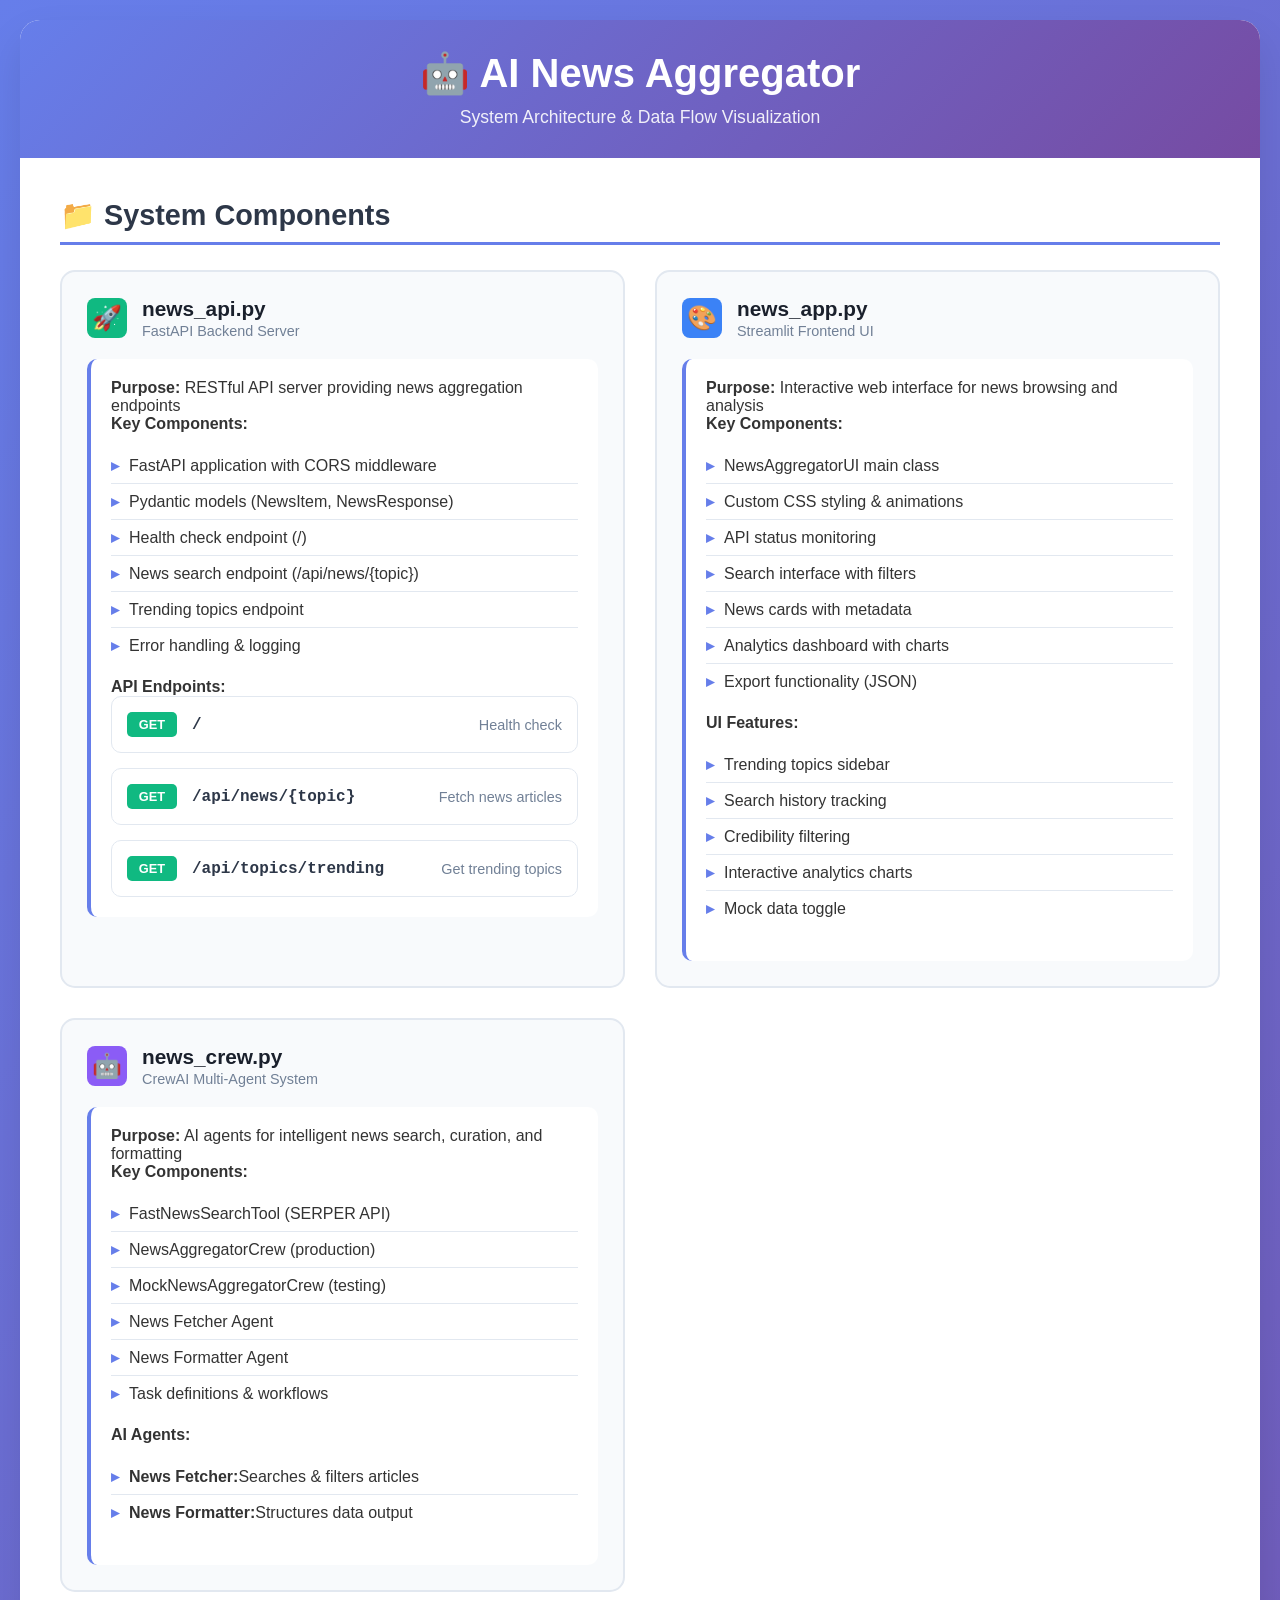
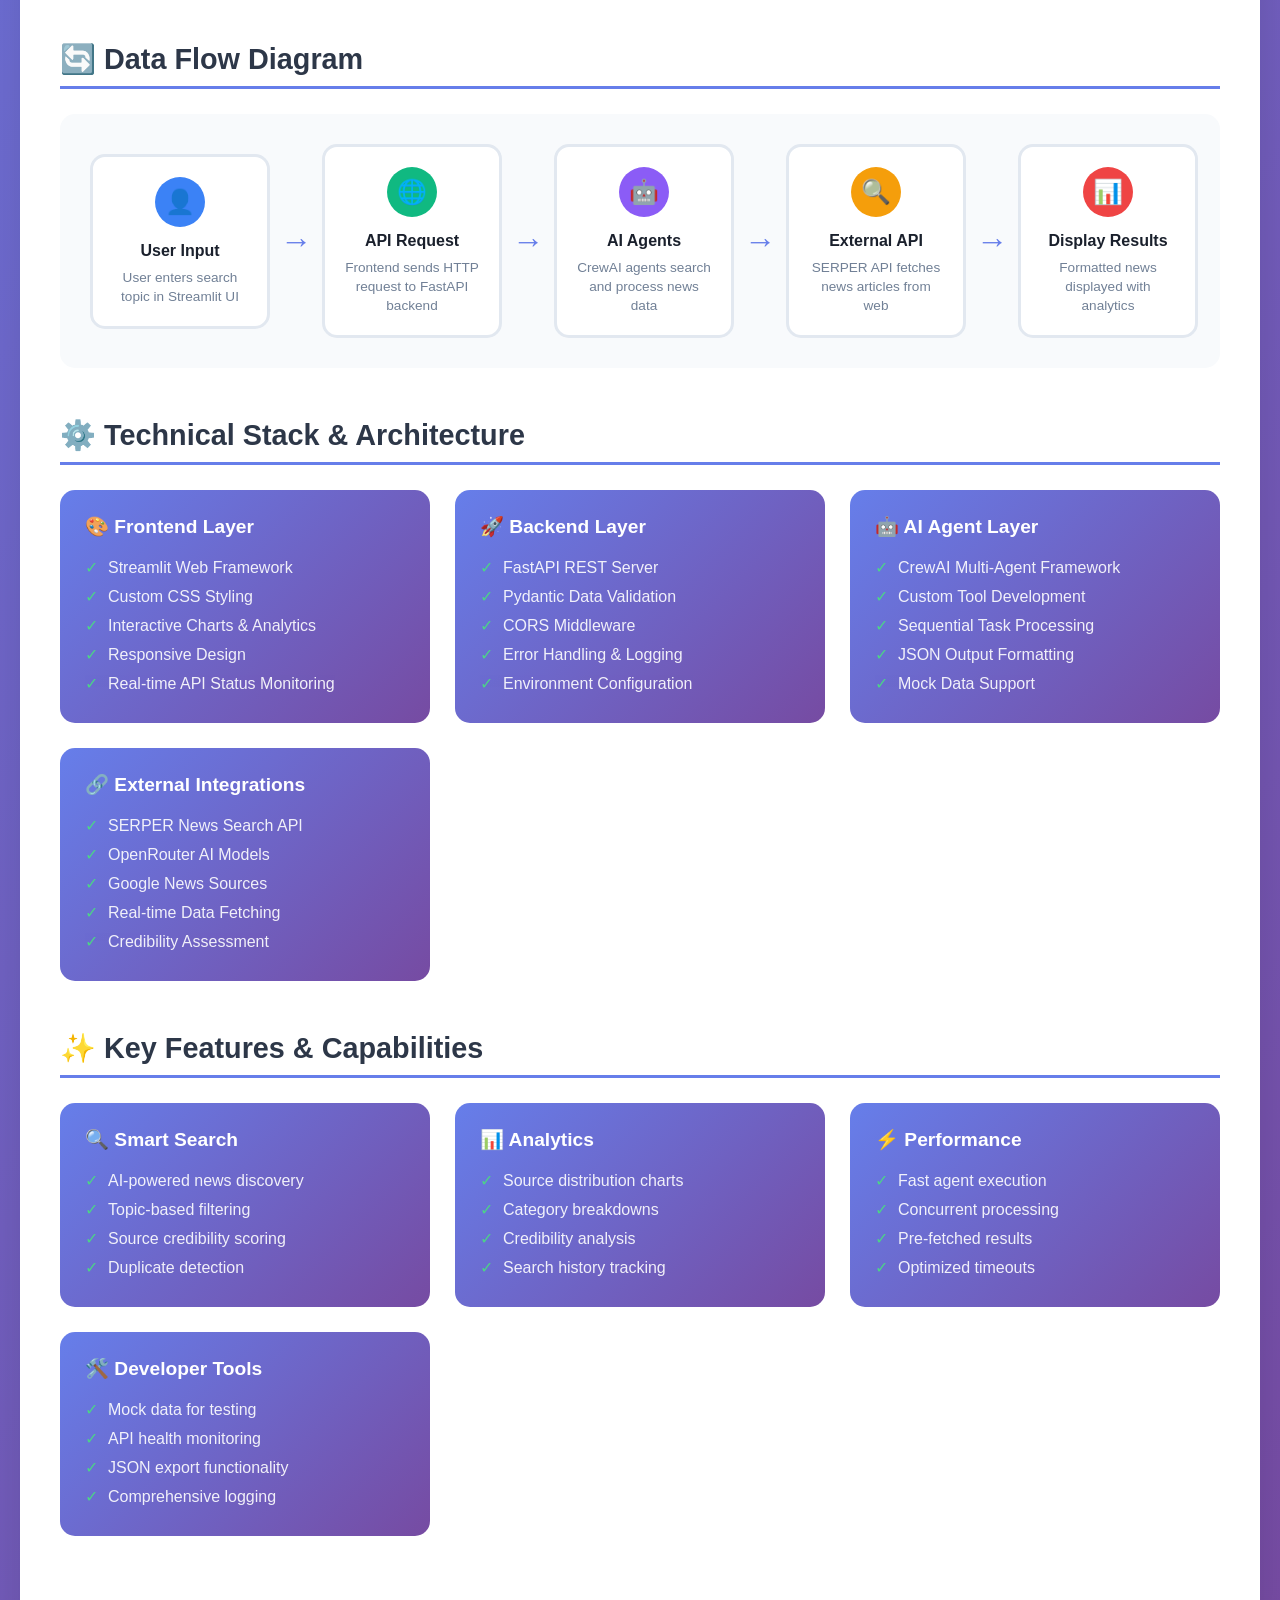
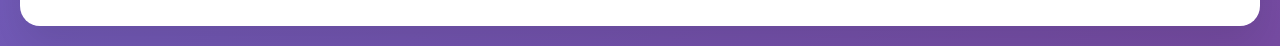
<file: Week11/Day_2/2_news_aggregator_visualization.html>
<!DOCTYPE html>
<html lang="en">
<head>
    <meta charset="UTF-8">
    <meta name="viewport" content="width=device-width, initial-scale=1.0">
    <title>AI News Aggregator - Architecture</title>
    <style>
        * {
            margin: 0;
            padding: 0;
            box-sizing: border-box;
        }

        body {
            font-family: 'Segoe UI', Tahoma, Geneva, Verdana, sans-serif;
            background: linear-gradient(135deg, #667eea 0%, #764ba2 100%);
            min-height: 100vh;
            padding: 20px;
            color: #333;
        }

        .container {
            max-width: 1400px;
            margin: 0 auto;
            background: white;
            border-radius: 20px;
            box-shadow: 0 20px 40px rgba(0,0,0,0.1);
            overflow: hidden;
        }

        .header {
            background: linear-gradient(135deg, #667eea 0%, #764ba2 100%);
            color: white;
            padding: 30px;
            text-align: center;
        }

        .header h1 {
            font-size: 2.5rem;
            margin-bottom: 10px;
        }

        .header p {
            font-size: 1.1rem;
            opacity: 0.9;
        }

        .content {
            padding: 40px;
        }

        .section {
            margin-bottom: 50px;
        }

        .section-title {
            font-size: 1.8rem;
            margin-bottom: 25px;
            color: #2d3748;
            border-bottom: 3px solid #667eea;
            padding-bottom: 10px;
        }

        /* File Structure */
        .files-grid {
            display: grid;
            grid-template-columns: repeat(auto-fit, minmax(400px, 1fr));
            gap: 30px;
            margin-bottom: 40px;
        }

        .file-card {
            background: #f8fafc;
            border: 2px solid #e2e8f0;
            border-radius: 15px;
            padding: 25px;
            transition: all 0.3s ease;
            position: relative;
            overflow: hidden;
        }

        .file-card:hover {
            border-color: #667eea;
            transform: translateY(-5px);
            box-shadow: 0 10px 30px rgba(102, 126, 234, 0.2);
        }

        .file-header {
            display: flex;
            align-items: center;
            margin-bottom: 20px;
        }

        .file-icon {
            width: 40px;
            height: 40px;
            border-radius: 8px;
            display: flex;
            align-items: center;
            justify-content: center;
            font-size: 1.5rem;
            margin-right: 15px;
            color: white;
        }

        .api-icon { background: #10b981; }
        .ui-icon { background: #3b82f6; }
        .crew-icon { background: #8b5cf6; }

        .file-title {
            font-size: 1.3rem;
            font-weight: 700;
            color: #1a202c;
        }

        .file-subtitle {
            font-size: 0.9rem;
            color: #718096;
            margin-top: 2px;
        }

        .file-content {
            background: white;
            border-radius: 10px;
            padding: 20px;
            border-left: 4px solid #667eea;
        }

        .component-list {
            list-style: none;
            margin: 15px 0;
        }

        .component-list li {
            padding: 8px 0;
            border-bottom: 1px solid #e2e8f0;
            display: flex;
            align-items: center;
        }

        .component-list li:last-child {
            border-bottom: none;
        }

        .component-list li::before {
            content: "▸";
            color: #667eea;
            font-weight: bold;
            margin-right: 10px;
        }

        /* Data Flow Diagram */
        .flow-container {
            background: #f8fafc;
            border-radius: 15px;
            padding: 30px;
            position: relative;
            overflow-x: auto;
        }

        .flow-diagram {
            display: flex;
            align-items: center;
            justify-content: space-between;
            min-width: 1000px;
            position: relative;
        }

        .flow-step {
            background: white;
            border: 3px solid #e2e8f0;
            border-radius: 15px;
            padding: 20px;
            text-align: center;
            min-width: 180px;
            position: relative;
            transition: all 0.3s ease;
        }

        .flow-step:hover {
            border-color: #667eea;
            transform: scale(1.05);
            box-shadow: 0 10px 25px rgba(102, 126, 234, 0.2);
        }

        .step-icon {
            width: 50px;
            height: 50px;
            border-radius: 50%;
            margin: 0 auto 15px;
            display: flex;
            align-items: center;
            justify-content: center;
            font-size: 1.5rem;
            color: white;
        }

        .step1 { background: #3b82f6; }
        .step2 { background: #10b981; }
        .step3 { background: #8b5cf6; }
        .step4 { background: #f59e0b; }
        .step5 { background: #ef4444; }

        .step-title {
            font-weight: 700;
            margin-bottom: 8px;
            color: #1a202c;
        }

        .step-desc {
            font-size: 0.85rem;
            color: #718096;
            line-height: 1.4;
        }

        .flow-arrow {
            font-size: 2rem;
            color: #667eea;
            margin: 0 10px;
            animation: pulse 2s infinite;
        }

        @keyframes pulse {
            0%, 100% { opacity: 1; }
            50% { opacity: 0.6; }
        }

        /* Technical Details */
        .tech-grid {
            display: grid;
            grid-template-columns: repeat(auto-fit, minmax(300px, 1fr));
            gap: 25px;
        }

        .tech-card {
            background: linear-gradient(135deg, #667eea 0%, #764ba2 100%);
            color: white;
            padding: 25px;
            border-radius: 15px;
            position: relative;
            overflow: hidden;
        }

        .tech-card::before {
            content: '';
            position: absolute;
            top: 0;
            left: 0;
            right: 0;
            bottom: 0;
            background: rgba(255,255,255,0.1);
            transform: translateX(-100%);
            transition: transform 0.5s ease;
        }

        .tech-card:hover::before {
            transform: translateX(0);
        }

        .tech-title {
            font-size: 1.2rem;
            font-weight: 700;
            margin-bottom: 15px;
            position: relative;
            z-index: 1;
        }

        .tech-list {
            list-style: none;
            position: relative;
            z-index: 1;
        }

        .tech-list li {
            padding: 5px 0;
            opacity: 0.9;
        }

        .tech-list li::before {
            content: "✓";
            margin-right: 10px;
            color: #4ade80;
        }

        /* API Endpoints */
        .endpoints-grid {
            display: grid;
            gap: 15px;
        }

        .endpoint {
            background: white;
            border: 1px solid #e2e8f0;
            border-radius: 10px;
            padding: 15px;
            display: flex;
            align-items: center;
            transition: all 0.3s ease;
        }

        .endpoint:hover {
            border-color: #667eea;
            box-shadow: 0 5px 15px rgba(102, 126, 234, 0.1);
        }

        .endpoint-method {
            background: #10b981;
            color: white;
            padding: 5px 10px;
            border-radius: 5px;
            font-size: 0.8rem;
            font-weight: 700;
            margin-right: 15px;
            min-width: 50px;
            text-align: center;
        }

        .endpoint-path {
            font-family: 'Courier New', monospace;
            font-weight: 600;
            color: #2d3748;
            flex: 1;
        }

        .endpoint-desc {
            color: #718096;
            font-size: 0.9rem;
        }

        /* Responsive */
        @media (max-width: 768px) {
            .files-grid {
                grid-template-columns: 1fr;
            }
            
            .flow-diagram {
                flex-direction: column;
                min-width: auto;
            }
            
            .flow-arrow {
                transform: rotate(90deg);
                margin: 20px 0;
            }
            
            .header h1 {
                font-size: 2rem;
            }
        }
    </style>
</head>
<body>
    <div class="container">
        <div class="header">
            <h1>🤖 AI News Aggregator</h1>
            <p>System Architecture & Data Flow Visualization</p>
        </div>

        <div class="content">
            <!-- File Structure Section -->
            <div class="section">
                <h2 class="section-title">📁 System Components</h2>
                <div class="files-grid">
                    <!-- news_api.py -->
                    <div class="file-card">
                        <div class="file-header">
                            <div class="file-icon api-icon">🚀</div>
                            <div>
                                <div class="file-title">news_api.py</div>
                                <div class="file-subtitle">FastAPI Backend Server</div>
                            </div>
                        </div>
                        <div class="file-content">
                            <p><strong>Purpose:</strong> RESTful API server providing news aggregation endpoints</p>
                            
                            <h4>Key Components:</h4>
                            <ul class="component-list">
                                <li>FastAPI application with CORS middleware</li>
                                <li>Pydantic models (NewsItem, NewsResponse)</li>
                                <li>Health check endpoint (/)</li>
                                <li>News search endpoint (/api/news/{topic})</li>
                                <li>Trending topics endpoint</li>
                                <li>Error handling & logging</li>
                            </ul>

                            <h4>API Endpoints:</h4>
                            <div class="endpoints-grid">
                                <div class="endpoint">
                                    <span class="endpoint-method">GET</span>
                                    <span class="endpoint-path">/</span>
                                    <span class="endpoint-desc">Health check</span>
                                </div>
                                <div class="endpoint">
                                    <span class="endpoint-method">GET</span>
                                    <span class="endpoint-path">/api/news/{topic}</span>
                                    <span class="endpoint-desc">Fetch news articles</span>
                                </div>
                                <div class="endpoint">
                                    <span class="endpoint-method">GET</span>
                                    <span class="endpoint-path">/api/topics/trending</span>
                                    <span class="endpoint-desc">Get trending topics</span>
                                </div>
                            </div>
                        </div>
                    </div>

                    <!-- news_app.py -->
                    <div class="file-card">
                        <div class="file-header">
                            <div class="file-icon ui-icon">🎨</div>
                            <div>
                                <div class="file-title">news_app.py</div>
                                <div class="file-subtitle">Streamlit Frontend UI</div>
                            </div>
                        </div>
                        <div class="file-content">
                            <p><strong>Purpose:</strong> Interactive web interface for news browsing and analysis</p>
                            
                            <h4>Key Components:</h4>
                            <ul class="component-list">
                                <li>NewsAggregatorUI main class</li>
                                <li>Custom CSS styling & animations</li>
                                <li>API status monitoring</li>
                                <li>Search interface with filters</li>
                                <li>News cards with metadata</li>
                                <li>Analytics dashboard with charts</li>
                                <li>Export functionality (JSON)</li>
                            </ul>

                            <h4>UI Features:</h4>
                            <ul class="component-list">
                                <li>Trending topics sidebar</li>
                                <li>Search history tracking</li>
                                <li>Credibility filtering</li>
                                <li>Interactive analytics charts</li>
                                <li>Mock data toggle</li>
                            </ul>
                        </div>
                    </div>

                    <!-- news_crew.py -->
                    <div class="file-card">
                        <div class="file-header">
                            <div class="file-icon crew-icon">🤖</div>
                            <div>
                                <div class="file-title">news_crew.py</div>
                                <div class="file-subtitle">CrewAI Multi-Agent System</div>
                            </div>
                        </div>
                        <div class="file-content">
                            <p><strong>Purpose:</strong> AI agents for intelligent news search, curation, and formatting</p>
                            
                            <h4>Key Components:</h4>
                            <ul class="component-list">
                                <li>FastNewsSearchTool (SERPER API)</li>
                                <li>NewsAggregatorCrew (production)</li>
                                <li>MockNewsAggregatorCrew (testing)</li>
                                <li>News Fetcher Agent</li>
                                <li>News Formatter Agent</li>
                                <li>Task definitions & workflows</li>
                            </ul>

                            <h4>AI Agents:</h4>
                            <ul class="component-list">
                                <li><strong>News Fetcher:</strong> Searches & filters articles</li>
                                <li><strong>News Formatter:</strong> Structures data output</li>
                            </ul>
                        </div>
                    </div>
                </div>
            </div>

            <!-- Data Flow Section -->
            <div class="section">
                <h2 class="section-title">🔄 Data Flow Diagram</h2>
                <div class="flow-container">
                    <div class="flow-diagram">
                        <div class="flow-step">
                            <div class="step-icon step1">👤</div>
                            <div class="step-title">User Input</div>
                            <div class="step-desc">User enters search topic in Streamlit UI</div>
                        </div>

                        <div class="flow-arrow">→</div>

                        <div class="flow-step">
                            <div class="step-icon step2">🌐</div>
                            <div class="step-title">API Request</div>
                            <div class="step-desc">Frontend sends HTTP request to FastAPI backend</div>
                        </div>

                        <div class="flow-arrow">→</div>

                        <div class="flow-step">
                            <div class="step-icon step3">🤖</div>
                            <div class="step-title">AI Agents</div>
                            <div class="step-desc">CrewAI agents search and process news data</div>
                        </div>

                        <div class="flow-arrow">→</div>

                        <div class="flow-step">
                            <div class="step-icon step4">🔍</div>
                            <div class="step-title">External API</div>
                            <div class="step-desc">SERPER API fetches news articles from web</div>
                        </div>

                        <div class="flow-arrow">→</div>

                        <div class="flow-step">
                            <div class="step-icon step5">📊</div>
                            <div class="step-title">Display Results</div>
                            <div class="step-desc">Formatted news displayed with analytics</div>
                        </div>
                    </div>
                </div>
            </div>

            <!-- Technical Stack -->
            <div class="section">
                <h2 class="section-title">⚙️ Technical Stack & Architecture</h2>
                <div class="tech-grid">
                    <div class="tech-card">
                        <div class="tech-title">🎨 Frontend Layer</div>
                        <ul class="tech-list">
                            <li>Streamlit Web Framework</li>
                            <li>Custom CSS Styling</li>
                            <li>Interactive Charts & Analytics</li>
                            <li>Responsive Design</li>
                            <li>Real-time API Status Monitoring</li>
                        </ul>
                    </div>

                    <div class="tech-card">
                        <div class="tech-title">🚀 Backend Layer</div>
                        <ul class="tech-list">
                            <li>FastAPI REST Server</li>
                            <li>Pydantic Data Validation</li>
                            <li>CORS Middleware</li>
                            <li>Error Handling & Logging</li>
                            <li>Environment Configuration</li>
                        </ul>
                    </div>

                    <div class="tech-card">
                        <div class="tech-title">🤖 AI Agent Layer</div>
                        <ul class="tech-list">
                            <li>CrewAI Multi-Agent Framework</li>
                            <li>Custom Tool Development</li>
                            <li>Sequential Task Processing</li>
                            <li>JSON Output Formatting</li>
                            <li>Mock Data Support</li>
                        </ul>
                    </div>

                    <div class="tech-card">
                        <div class="tech-title">🔗 External Integrations</div>
                        <ul class="tech-list">
                            <li>SERPER News Search API</li>
                            <li>OpenRouter AI Models</li>
                            <li>Google News Sources</li>
                            <li>Real-time Data Fetching</li>
                            <li>Credibility Assessment</li>
                        </ul>
                    </div>
                </div>
            </div>

            <!-- System Features -->
            <div class="section">
                <h2 class="section-title">✨ Key Features & Capabilities</h2>
                <div class="tech-grid">
                    <div class="tech-card">
                        <div class="tech-title">🔍 Smart Search</div>
                        <ul class="tech-list">
                            <li>AI-powered news discovery</li>
                            <li>Topic-based filtering</li>
                            <li>Source credibility scoring</li>
                            <li>Duplicate detection</li>
                        </ul>
                    </div>

                    <div class="tech-card">
                        <div class="tech-title">📊 Analytics</div>
                        <ul class="tech-list">
                            <li>Source distribution charts</li>
                            <li>Category breakdowns</li>
                            <li>Credibility analysis</li>
                            <li>Search history tracking</li>
                        </ul>
                    </div>

                    <div class="tech-card">
                        <div class="tech-title">⚡ Performance</div>
                        <ul class="tech-list">
                            <li>Fast agent execution</li>
                            <li>Concurrent processing</li>
                            <li>Pre-fetched results</li>
                            <li>Optimized timeouts</li>
                        </ul>
                    </div>

                    <div class="tech-card">
                        <div class="tech-title">🛠️ Developer Tools</div>
                        <ul class="tech-list">
                            <li>Mock data for testing</li>
                            <li>API health monitoring</li>
                            <li>JSON export functionality</li>
                            <li>Comprehensive logging</li>
                        </ul>
                    </div>
                </div>
            </div>
        </div>
    </div>
</body>
</html>
</file>
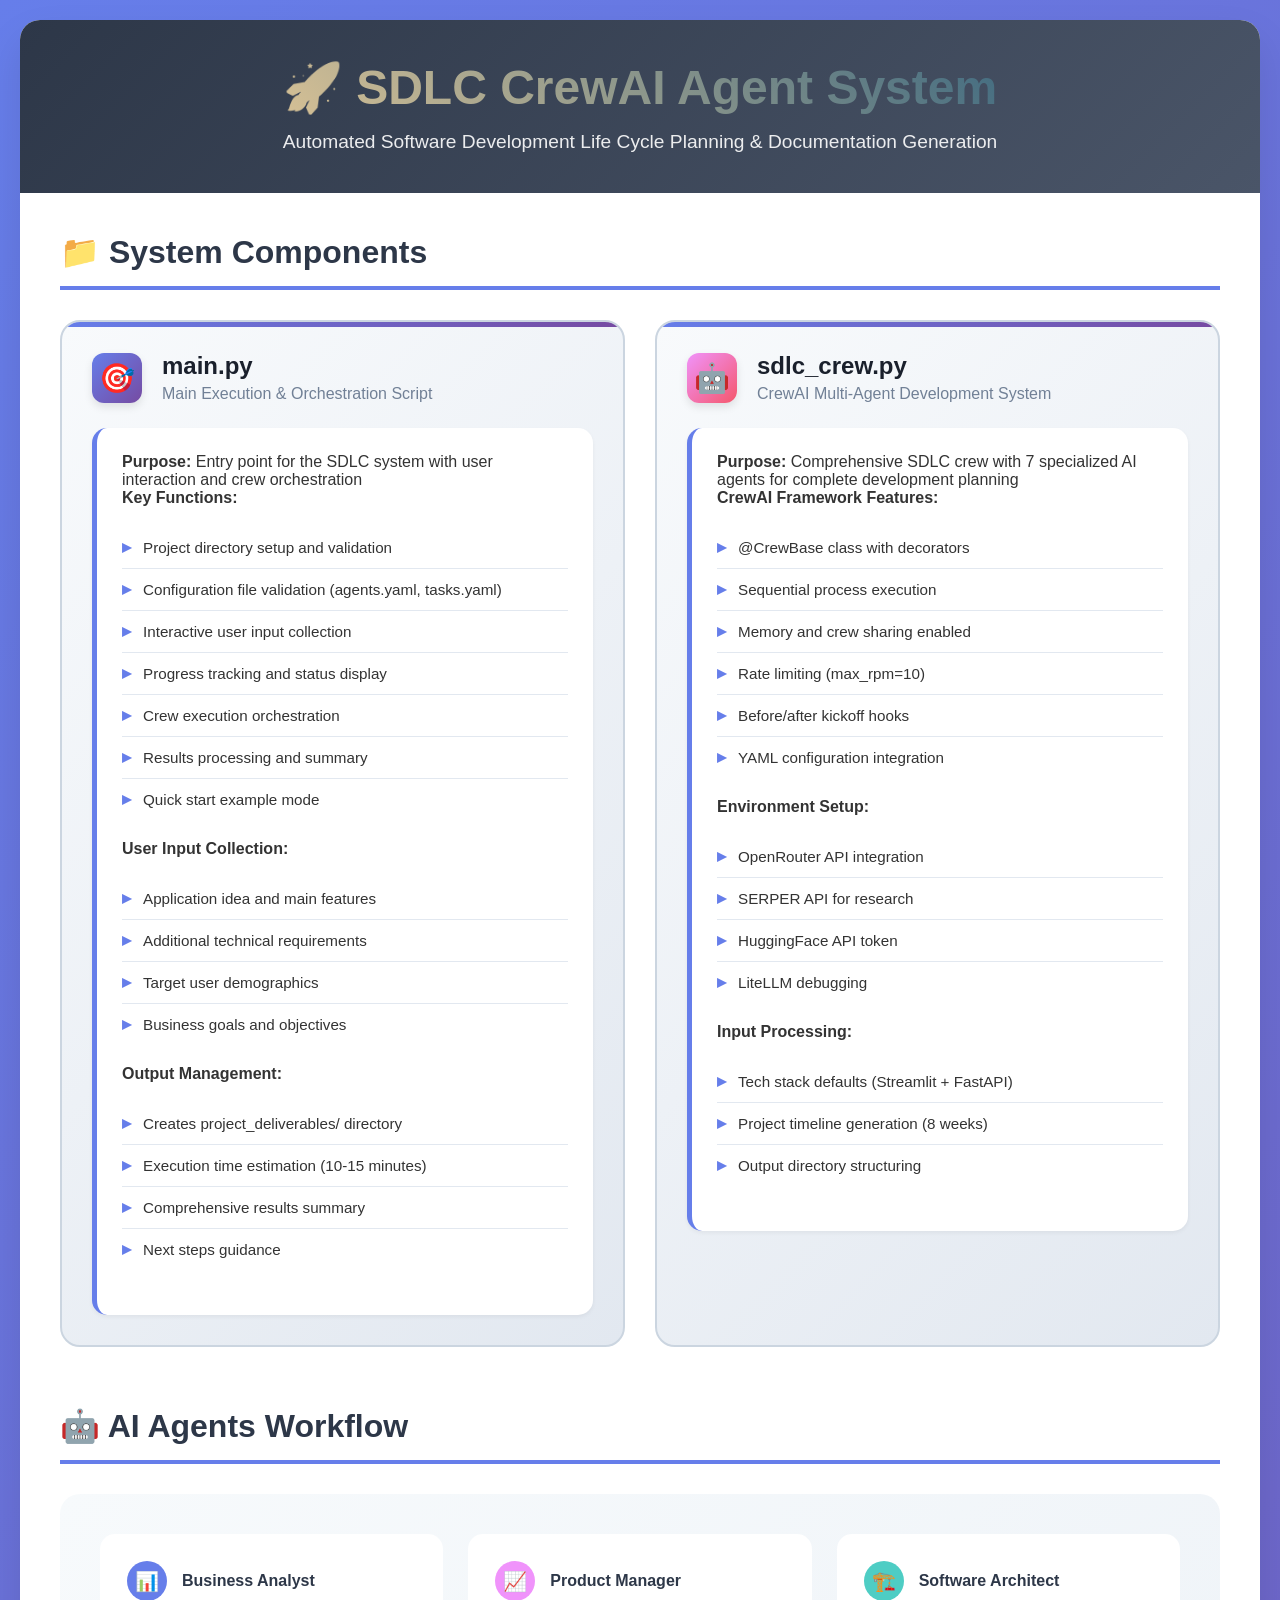
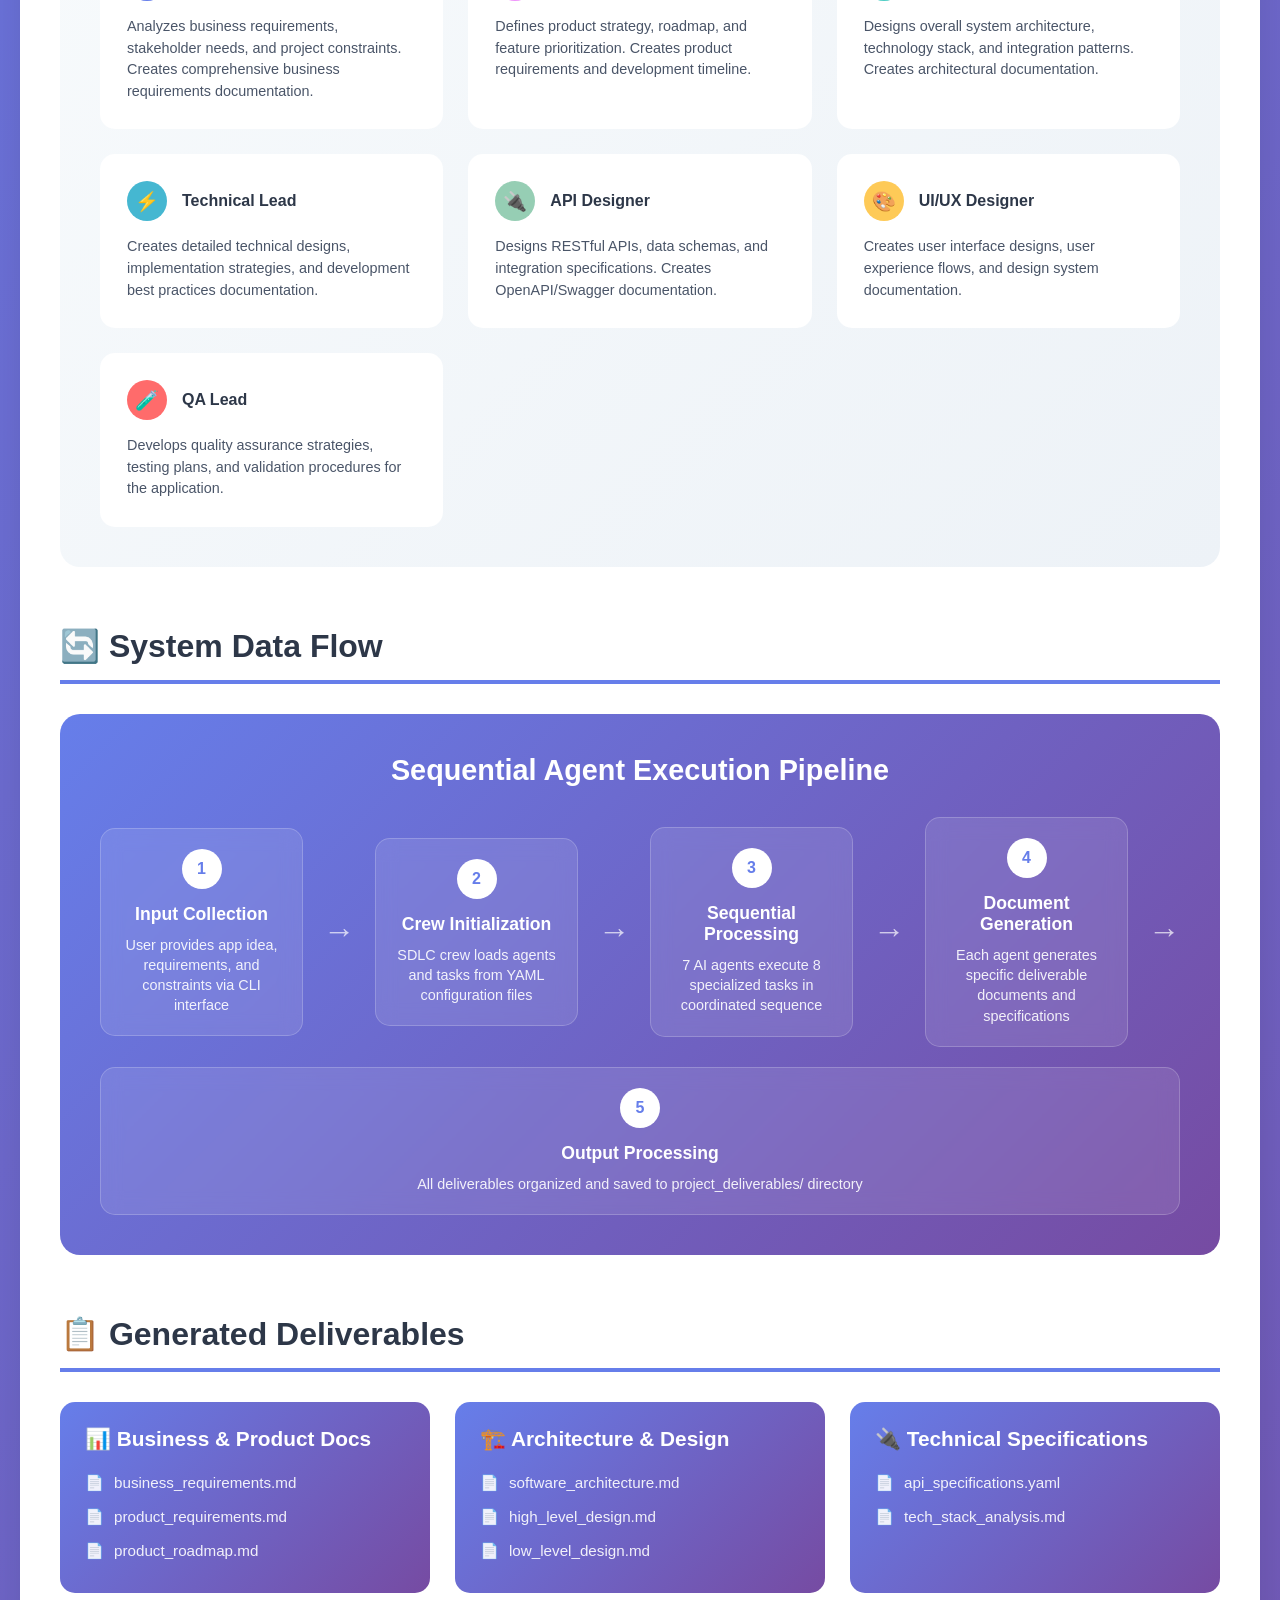
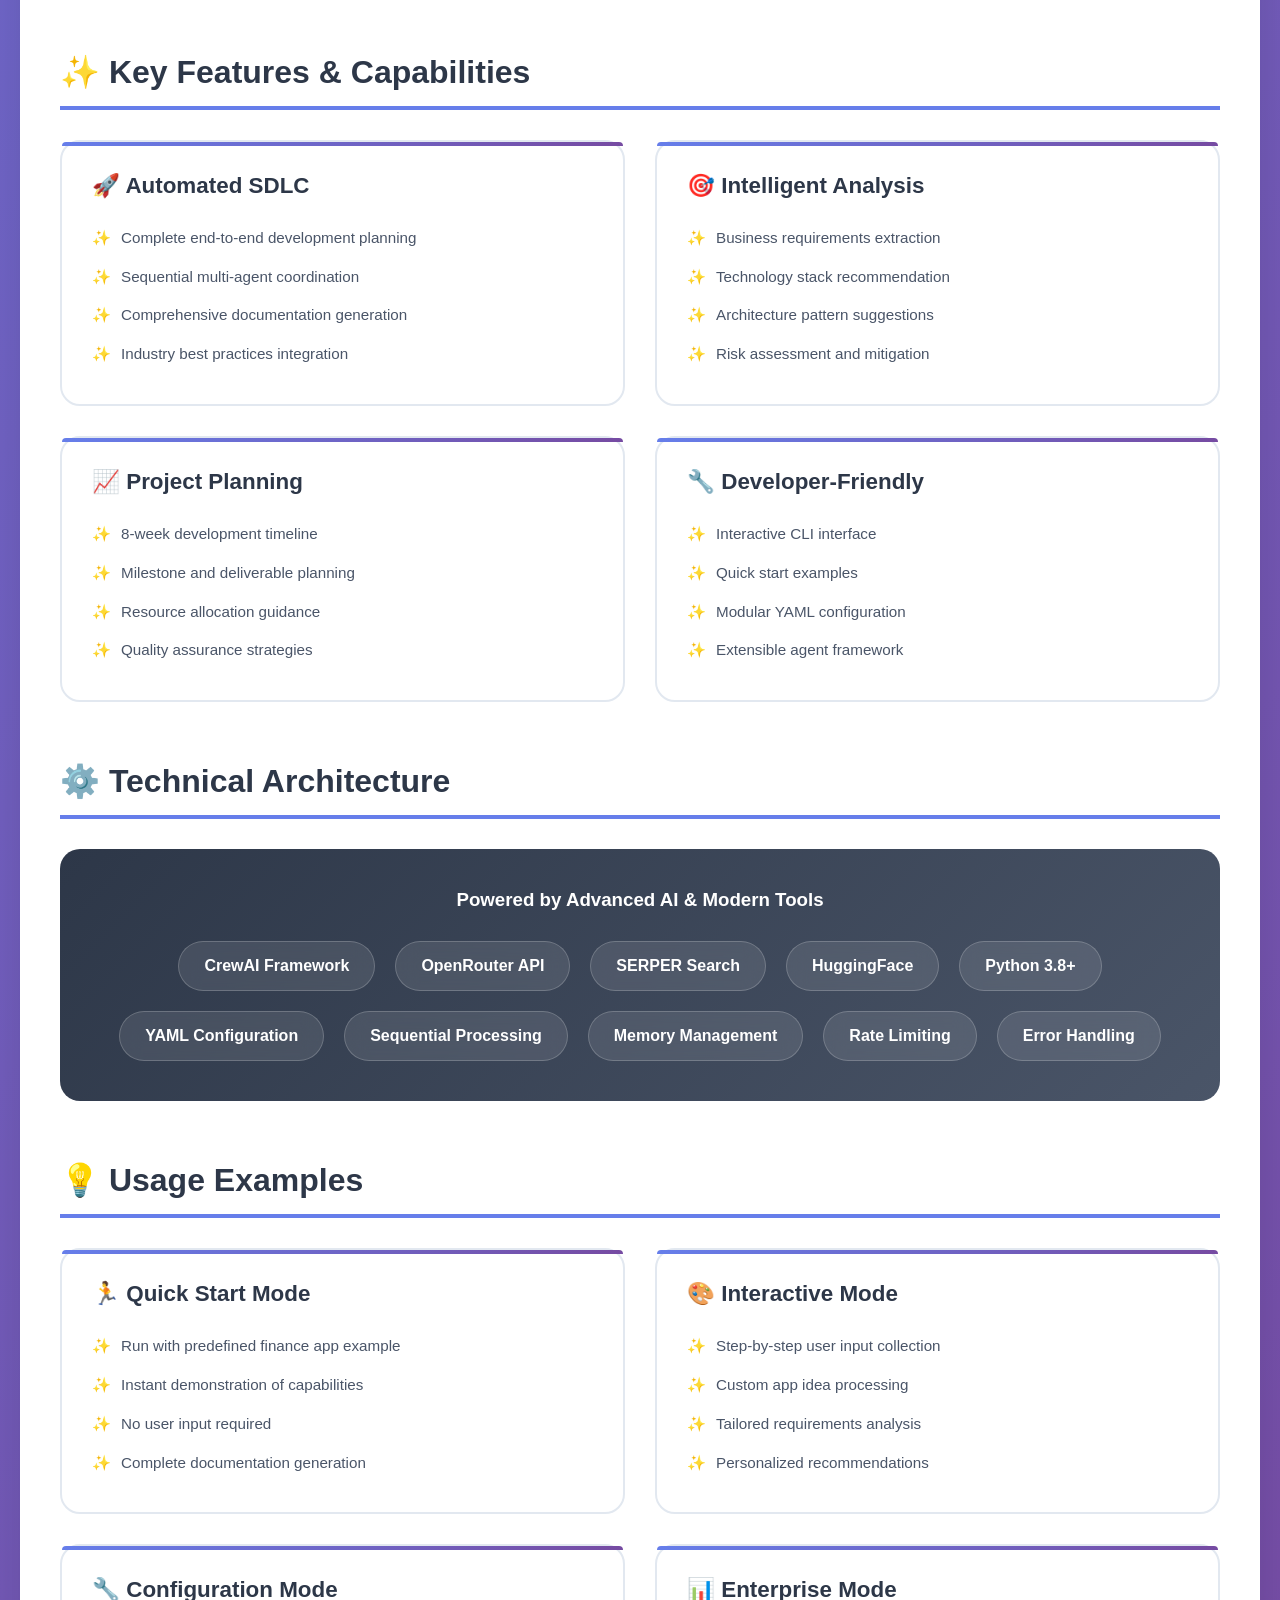
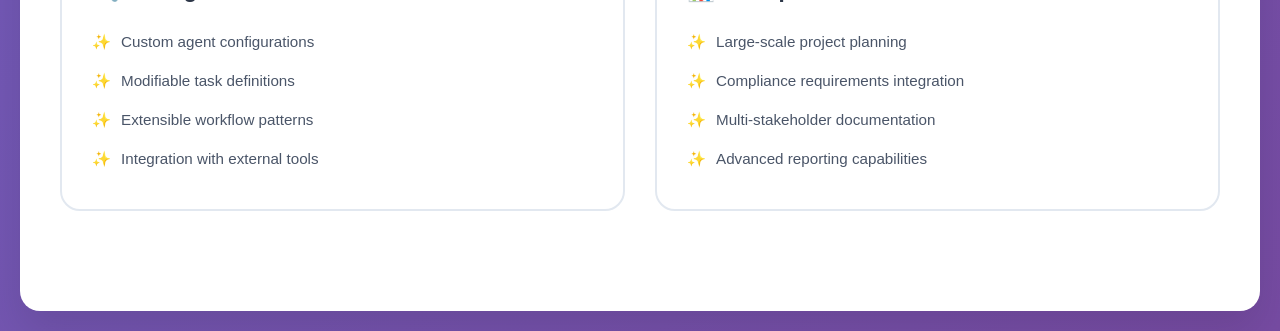
<file: Week11/Day_2/3_sdlc_crew_visualization.html>
<!DOCTYPE html>
<html lang="en">
<head>
    <meta charset="UTF-8">
    <meta name="viewport" content="width=device-width, initial-scale=1.0">
    <title>SDLC CrewAI Agent System</title>
    <style>
        * {
            margin: 0;
            padding: 0;
            box-sizing: border-box;
        }

        body {
            font-family: 'Segoe UI', Tahoma, Geneva, Verdana, sans-serif;
            background: linear-gradient(135deg, #667eea 0%, #764ba2 100%);
            min-height: 100vh;
            padding: 20px;
            color: #333;
        }

        .container {
            max-width: 1600px;
            margin: 0 auto;
            background: white;
            border-radius: 20px;
            box-shadow: 0 20px 40px rgba(0,0,0,0.1);
            overflow: hidden;
        }

        .header {
            background: linear-gradient(135deg, #2d3748 0%, #4a5568 100%);
            color: white;
            padding: 40px;
            text-align: center;
        }

        .header h1 {
            font-size: 3rem;
            margin-bottom: 15px;
            background: linear-gradient(45deg, #ffd89b 0%, #19547b 100%);
            -webkit-background-clip: text;
            -webkit-text-fill-color: transparent;
            background-clip: text;
        }

        .header p {
            font-size: 1.2rem;
            opacity: 0.9;
        }

        .content {
            padding: 40px;
        }

        .section {
            margin-bottom: 60px;
        }

        .section-title {
            font-size: 2rem;
            margin-bottom: 30px;
            color: #2d3748;
            border-bottom: 4px solid #667eea;
            padding-bottom: 15px;
            display: flex;
            align-items: center;
            gap: 15px;
        }

        /* File Structure */
        .files-grid {
            display: grid;
            grid-template-columns: repeat(auto-fit, minmax(500px, 1fr));
            gap: 30px;
            margin-bottom: 40px;
        }

        .file-card {
            background: linear-gradient(135deg, #f8fafc 0%, #e2e8f0 100%);
            border: 2px solid #cbd5e0;
            border-radius: 20px;
            padding: 30px;
            transition: all 0.4s ease;
            position: relative;
            overflow: hidden;
        }

        .file-card::before {
            content: '';
            position: absolute;
            top: 0;
            left: 0;
            right: 0;
            height: 5px;
            background: linear-gradient(90deg, #667eea 0%, #764ba2 100%);
        }

        .file-card:hover {
            transform: translateY(-8px);
            box-shadow: 0 20px 40px rgba(102, 126, 234, 0.2);
            border-color: #667eea;
        }

        .file-header {
            display: flex;
            align-items: center;
            margin-bottom: 25px;
        }

        .file-icon {
            width: 50px;
            height: 50px;
            border-radius: 12px;
            display: flex;
            align-items: center;
            justify-content: center;
            font-size: 1.8rem;
            margin-right: 20px;
            color: white;
            box-shadow: 0 4px 8px rgba(0,0,0,0.1);
        }

        .main-icon { background: linear-gradient(135deg, #667eea 0%, #764ba2 100%); }
        .crew-icon { background: linear-gradient(135deg, #f093fb 0%, #f5576c 100%); }

        .file-title {
            font-size: 1.5rem;
            font-weight: 700;
            color: #1a202c;
            margin-bottom: 5px;
        }

        .file-subtitle {
            font-size: 1rem;
            color: #718096;
        }

        .file-content {
            background: white;
            border-radius: 15px;
            padding: 25px;
            border-left: 5px solid #667eea;
            box-shadow: 0 2px 4px rgba(0,0,0,0.05);
        }

        .component-list {
            list-style: none;
            margin: 20px 0;
        }

        .component-list li {
            padding: 10px 0;
            border-bottom: 1px solid #e2e8f0;
            display: flex;
            align-items: center;
            font-size: 0.95rem;
        }

        .component-list li:last-child {
            border-bottom: none;
        }

        .component-list li::before {
            content: "▸";
            color: #667eea;
            font-weight: bold;
            margin-right: 12px;
            font-size: 1.1rem;
        }

        /* Agent Workflow */
        .agents-container {
            background: linear-gradient(135deg, #f7fafc 0%, #edf2f7 100%);
            border-radius: 20px;
            padding: 40px;
            margin-bottom: 40px;
        }

        .agents-grid {
            display: grid;
            grid-template-columns: repeat(auto-fit, minmax(300px, 1fr));
            gap: 25px;
        }

        .agent-card {
            background: white;
            border-radius: 15px;
            padding: 25px;
            border: 2px solid transparent;
            transition: all 0.3s ease;
            position: relative;
            overflow: hidden;
        }

        .agent-card::before {
            content: '';
            position: absolute;
            top: 0;
            left: 0;
            right: 0;
            bottom: 0;
            background: linear-gradient(135deg, rgba(102, 126, 234, 0.1) 0%, rgba(118, 75, 162, 0.1) 100%);
            opacity: 0;
            transition: opacity 0.3s ease;
        }

        .agent-card:hover::before {
            opacity: 1;
        }

        .agent-card:hover {
            border-color: #667eea;
            transform: translateY(-5px);
            box-shadow: 0 15px 30px rgba(102, 126, 234, 0.15);
        }

        .agent-header {
            display: flex;
            align-items: center;
            margin-bottom: 15px;
            position: relative;
            z-index: 1;
        }

        .agent-icon {
            width: 40px;
            height: 40px;
            border-radius: 50%;
            display: flex;
            align-items: center;
            justify-content: center;
            font-size: 1.2rem;
            margin-right: 15px;
            color: white;
        }

        .agent-1 { background: #667eea; }
        .agent-2 { background: #f093fb; }
        .agent-3 { background: #4ecdc4; }
        .agent-4 { background: #45b7d1; }
        .agent-5 { background: #96ceb4; }
        .agent-6 { background: #feca57; }
        .agent-7 { background: #ff6b6b; }

        .agent-name {
            font-weight: 700;
            color: #2d3748;
            position: relative;
            z-index: 1;
        }

        .agent-description {
            color: #4a5568;
            font-size: 0.9rem;
            line-height: 1.5;
            position: relative;
            z-index: 1;
        }

        /* Data Flow */
        .flow-container {
            background: linear-gradient(135deg, #667eea 0%, #764ba2 100%);
            border-radius: 20px;
            padding: 40px;
            color: white;
            margin-bottom: 40px;
        }

        .flow-title {
            text-align: center;
            font-size: 1.8rem;
            margin-bottom: 30px;
            font-weight: 700;
        }

        .flow-steps {
            display: flex;
            flex-wrap: wrap;
            justify-content: space-between;
            align-items: center;
            gap: 20px;
        }

        .flow-step {
            background: rgba(255, 255, 255, 0.1);
            backdrop-filter: blur(10px);
            border: 1px solid rgba(255, 255, 255, 0.2);
            border-radius: 15px;
            padding: 20px;
            text-align: center;
            min-width: 200px;
            flex: 1;
            transition: all 0.3s ease;
        }

        .flow-step:hover {
            background: rgba(255, 255, 255, 0.2);
            transform: scale(1.05);
        }

        .step-number {
            width: 40px;
            height: 40px;
            border-radius: 50%;
            background: white;
            color: #667eea;
            display: flex;
            align-items: center;
            justify-content: center;
            font-weight: bold;
            margin: 0 auto 15px;
        }

        .step-title {
            font-weight: 700;
            margin-bottom: 10px;
            font-size: 1.1rem;
        }

        .step-desc {
            font-size: 0.9rem;
            opacity: 0.9;
            line-height: 1.4;
        }

        .flow-arrow {
            font-size: 2rem;
            color: rgba(255, 255, 255, 0.7);
            animation: pulse 2s infinite;
        }

        @keyframes pulse {
            0%, 100% { opacity: 1; transform: scale(1); }
            50% { opacity: 0.7; transform: scale(1.1); }
        }

        /* Deliverables */
        .deliverables-grid {
            display: grid;
            grid-template-columns: repeat(auto-fit, minmax(350px, 1fr));
            gap: 25px;
        }

        .deliverable-card {
            background: linear-gradient(135deg, #667eea 0%, #764ba2 100%);
            color: white;
            padding: 25px;
            border-radius: 15px;
            position: relative;
            overflow: hidden;
            transition: all 0.3s ease;
        }

        .deliverable-card::before {
            content: '';
            position: absolute;
            top: 0;
            left: 0;
            right: 0;
            bottom: 0;
            background: rgba(255,255,255,0.1);
            transform: translateX(-100%);
            transition: transform 0.5s ease;
        }

        .deliverable-card:hover::before {
            transform: translateX(0);
        }

        .deliverable-card:hover {
            transform: translateY(-5px);
            box-shadow: 0 15px 30px rgba(102, 126, 234, 0.3);
        }

        .deliverable-title {
            font-size: 1.3rem;
            font-weight: 700;
            margin-bottom: 15px;
            position: relative;
            z-index: 1;
        }

        .deliverable-list {
            list-style: none;
            position: relative;
            z-index: 1;
        }

        .deliverable-list li {
            padding: 8px 0;
            opacity: 0.9;
            font-size: 0.95rem;
        }

        .deliverable-list li::before {
            content: "📄";
            margin-right: 10px;
        }

        /* Features */
        .features-grid {
            display: grid;
            grid-template-columns: repeat(auto-fit, minmax(400px, 1fr));
            gap: 30px;
        }

        .feature-card {
            background: white;
            border: 2px solid #e2e8f0;
            border-radius: 20px;
            padding: 30px;
            transition: all 0.3s ease;
            position: relative;
        }

        .feature-card::before {
            content: '';
            position: absolute;
            top: 0;
            left: 0;
            right: 0;
            height: 4px;
            background: linear-gradient(90deg, #667eea 0%, #764ba2 100%);
            border-radius: 20px 20px 0 0;
        }

        .feature-card:hover {
            border-color: #667eea;
            transform: translateY(-5px);
            box-shadow: 0 15px 30px rgba(102, 126, 234, 0.1);
        }

        .feature-title {
            font-size: 1.4rem;
            font-weight: 700;
            margin-bottom: 20px;
            color: #2d3748;
            display: flex;
            align-items: center;
            gap: 10px;
        }

        .feature-list {
            list-style: none;
        }

        .feature-list li {
            padding: 8px 0;
            color: #4a5568;
            font-size: 0.95rem;
            line-height: 1.5;
        }

        .feature-list li::before {
            content: "✨";
            margin-right: 10px;
        }

        /* Tech Stack */
        .tech-stack {
            background: linear-gradient(135deg, #2d3748 0%, #4a5568 100%);
            color: white;
            padding: 40px;
            border-radius: 20px;
            text-align: center;
        }

        .tech-items {
            display: flex;
            flex-wrap: wrap;
            justify-content: center;
            gap: 20px;
            margin-top: 30px;
        }

        .tech-item {
            background: rgba(255, 255, 255, 0.1);
            backdrop-filter: blur(10px);
            border: 1px solid rgba(255, 255, 255, 0.2);
            padding: 15px 25px;
            border-radius: 25px;
            font-weight: 600;
            transition: all 0.3s ease;
        }

        .tech-item:hover {
            background: rgba(255, 255, 255, 0.2);
            transform: scale(1.1);
        }

        /* Responsive */
        @media (max-width: 768px) {
            .files-grid, .agents-grid, .deliverables-grid, .features-grid {
                grid-template-columns: 1fr;
            }
            
            .flow-steps {
                flex-direction: column;
            }
            
            .flow-arrow {
                transform: rotate(90deg);
                margin: 10px 0;
            }
            
            .header h1 {
                font-size: 2rem;
            }
            
            .tech-items {
                gap: 10px;
            }
        }
    </style>
</head>
<body>
    <div class="container">
        <div class="header">
            <h1>🚀 SDLC CrewAI Agent System</h1>
            <p>Automated Software Development Life Cycle Planning & Documentation Generation</p>
        </div>

        <div class="content">
            <!-- File Structure Section -->
            <div class="section">
                <h2 class="section-title">📁 System Components</h2>
                <div class="files-grid">
                    <!-- main.py -->
                    <div class="file-card">
                        <div class="file-header">
                            <div class="file-icon main-icon">🎯</div>
                            <div>
                                <div class="file-title">main.py</div>
                                <div class="file-subtitle">Main Execution & Orchestration Script</div>
                            </div>
                        </div>
                        <div class="file-content">
                            <p><strong>Purpose:</strong> Entry point for the SDLC system with user interaction and crew orchestration</p>
                            
                            <h4>Key Functions:</h4>
                            <ul class="component-list">
                                <li>Project directory setup and validation</li>
                                <li>Configuration file validation (agents.yaml, tasks.yaml)</li>
                                <li>Interactive user input collection</li>
                                <li>Progress tracking and status display</li>
                                <li>Crew execution orchestration</li>
                                <li>Results processing and summary</li>
                                <li>Quick start example mode</li>
                            </ul>

                            <h4>User Input Collection:</h4>
                            <ul class="component-list">
                                <li>Application idea and main features</li>
                                <li>Additional technical requirements</li>
                                <li>Target user demographics</li>
                                <li>Business goals and objectives</li>
                            </ul>

                            <h4>Output Management:</h4>
                            <ul class="component-list">
                                <li>Creates project_deliverables/ directory</li>
                                <li>Execution time estimation (10-15 minutes)</li>
                                <li>Comprehensive results summary</li>
                                <li>Next steps guidance</li>
                            </ul>
                        </div>
                    </div>

                    <!-- sdlc_crew.py -->
                    <div class="file-card">
                        <div class="file-header">
                            <div class="file-icon crew-icon">🤖</div>
                            <div>
                                <div class="file-title">sdlc_crew.py</div>
                                <div class="file-subtitle">CrewAI Multi-Agent Development System</div>
                            </div>
                        </div>
                        <div class="file-content">
                            <p><strong>Purpose:</strong> Comprehensive SDLC crew with 7 specialized AI agents for complete development planning</p>
                            
                            <h4>CrewAI Framework Features:</h4>
                            <ul class="component-list">
                                <li>@CrewBase class with decorators</li>
                                <li>Sequential process execution</li>
                                <li>Memory and crew sharing enabled</li>
                                <li>Rate limiting (max_rpm=10)</li>
                                <li>Before/after kickoff hooks</li>
                                <li>YAML configuration integration</li>
                            </ul>

                            <h4>Environment Setup:</h4>
                            <ul class="component-list">
                                <li>OpenRouter API integration</li>
                                <li>SERPER API for research</li>
                                <li>HuggingFace API token</li>
                                <li>LiteLLM debugging</li>
                            </ul>

                            <h4>Input Processing:</h4>
                            <ul class="component-list">
                                <li>Tech stack defaults (Streamlit + FastAPI)</li>
                                <li>Project timeline generation (8 weeks)</li>
                                <li>Output directory structuring</li>
                            </ul>
                        </div>
                    </div>
                </div>
            </div>

            <!-- Agents Workflow Section -->
            <div class="section">
                <h2 class="section-title">🤖 AI Agents Workflow</h2>
                <div class="agents-container">
                    <div class="agents-grid">
                        <div class="agent-card">
                            <div class="agent-header">
                                <div class="agent-icon agent-1">📊</div>
                                <div class="agent-name">Business Analyst</div>
                            </div>
                            <div class="agent-description">
                                Analyzes business requirements, stakeholder needs, and project constraints. Creates comprehensive business requirements documentation.
                            </div>
                        </div>

                        <div class="agent-card">
                            <div class="agent-header">
                                <div class="agent-icon agent-2">📈</div>
                                <div class="agent-name">Product Manager</div>
                            </div>
                            <div class="agent-description">
                                Defines product strategy, roadmap, and feature prioritization. Creates product requirements and development timeline.
                            </div>
                        </div>

                        <div class="agent-card">
                            <div class="agent-header">
                                <div class="agent-icon agent-3">🏗️</div>
                                <div class="agent-name">Software Architect</div>
                            </div>
                            <div class="agent-description">
                                Designs overall system architecture, technology stack, and integration patterns. Creates architectural documentation.
                            </div>
                        </div>

                        <div class="agent-card">
                            <div class="agent-header">
                                <div class="agent-icon agent-4">⚡</div>
                                <div class="agent-name">Technical Lead</div>
                            </div>
                            <div class="agent-description">
                                Creates detailed technical designs, implementation strategies, and development best practices documentation.
                            </div>
                        </div>

                        <div class="agent-card">
                            <div class="agent-header">
                                <div class="agent-icon agent-5">🔌</div>
                                <div class="agent-name">API Designer</div>
                            </div>
                            <div class="agent-description">
                                Designs RESTful APIs, data schemas, and integration specifications. Creates OpenAPI/Swagger documentation.
                            </div>
                        </div>

                        <div class="agent-card">
                            <div class="agent-header">
                                <div class="agent-icon agent-6">🎨</div>
                                <div class="agent-name">UI/UX Designer</div>
                            </div>
                            <div class="agent-description">
                                Creates user interface designs, user experience flows, and design system documentation.
                            </div>
                        </div>

                        <div class="agent-card">
                            <div class="agent-header">
                                <div class="agent-icon agent-7">🧪</div>
                                <div class="agent-name">QA Lead</div>
                            </div>
                            <div class="agent-description">
                                Develops quality assurance strategies, testing plans, and validation procedures for the application.
                            </div>
                        </div>
                    </div>
                </div>
            </div>

            <!-- Data Flow Section -->
            <div class="section">
                <h2 class="section-title">🔄 System Data Flow</h2>
                <div class="flow-container">
                    <div class="flow-title">Sequential Agent Execution Pipeline</div>
                    <div class="flow-steps">
                        <div class="flow-step">
                            <div class="step-number">1</div>
                            <div class="step-title">Input Collection</div>
                            <div class="step-desc">User provides app idea, requirements, and constraints via CLI interface</div>
                        </div>

                        <div class="flow-arrow">→</div>

                        <div class="flow-step">
                            <div class="step-number">2</div>
                            <div class="step-title">Crew Initialization</div>
                            <div class="step-desc">SDLC crew loads agents and tasks from YAML configuration files</div>
                        </div>

                        <div class="flow-arrow">→</div>

                        <div class="flow-step">
                            <div class="step-number">3</div>
                            <div class="step-title">Sequential Processing</div>
                            <div class="step-desc">7 AI agents execute 8 specialized tasks in coordinated sequence</div>
                        </div>

                        <div class="flow-arrow">→</div>

                        <div class="flow-step">
                            <div class="step-number">4</div>
                            <div class="step-title">Document Generation</div>
                            <div class="step-desc">Each agent generates specific deliverable documents and specifications</div>
                        </div>

                        <div class="flow-arrow">→</div>

                        <div class="flow-step">
                            <div class="step-number">5</div>
                            <div class="step-title">Output Processing</div>
                            <div class="step-desc">All deliverables organized and saved to project_deliverables/ directory</div>
                        </div>
                    </div>
                </div>
            </div>

            <!-- Deliverables Section -->
            <div class="section">
                <h2 class="section-title">📋 Generated Deliverables</h2>
                <div class="deliverables-grid">
                    <div class="deliverable-card">
                        <div class="deliverable-title">📊 Business & Product Docs</div>
                        <ul class="deliverable-list">
                            <li>business_requirements.md</li>
                            <li>product_requirements.md</li>
                            <li>product_roadmap.md</li>
                        </ul>
                    </div>

                    <div class="deliverable-card">
                        <div class="deliverable-title">🏗️ Architecture & Design</div>
                        <ul class="deliverable-list">
                            <li>software_architecture.md</li>
                            <li>high_level_design.md</li>
                            <li>low_level_design.md</li>
                        </ul>
                    </div>

                    <div class="deliverable-card">
                        <div class="deliverable-title">🔌 Technical Specifications</div>
                        <ul class="deliverable-list">
                            <li>api_specifications.yaml</li>
                            <li>tech_stack_analysis.md</li>
                        </ul>
                    </div>
                </div>
            </div>

            <!-- Features Section -->
            <div class="section">
                <h2 class="section-title">✨ Key Features & Capabilities</h2>
                <div class="features-grid">
                    <div class="feature-card">
                        <div class="feature-title">🚀 Automated SDLC</div>
                        <ul class="feature-list">
                            <li>Complete end-to-end development planning</li>
                            <li>Sequential multi-agent coordination</li>
                            <li>Comprehensive documentation generation</li>
                            <li>Industry best practices integration</li>
                        </ul>
                    </div>

                    <div class="feature-card">
                        <div class="feature-title">🎯 Intelligent Analysis</div>
                        <ul class="feature-list">
                            <li>Business requirements extraction</li>
                            <li>Technology stack recommendation</li>
                            <li>Architecture pattern suggestions</li>
                            <li>Risk assessment and mitigation</li>
                        </ul>
                    </div>

                    <div class="feature-card">
                        <div class="feature-title">📈 Project Planning</div>
                        <ul class="feature-list">
                            <li>8-week development timeline</li>
                            <li>Milestone and deliverable planning</li>
                            <li>Resource allocation guidance</li>
                            <li>Quality assurance strategies</li>
                        </ul>
                    </div>

                    <div class="feature-card">
                        <div class="feature-title">🔧 Developer-Friendly</div>
                        <ul class="feature-list">
                            <li>Interactive CLI interface</li>
                            <li>Quick start examples</li>
                            <li>Modular YAML configuration</li>
                            <li>Extensible agent framework</li>
                        </ul>
                    </div>
                </div>
            </div>

            <!-- Tech Stack Section -->
            <div class="section">
                <h2 class="section-title">⚙️ Technical Architecture</h2>
                <div class="tech-stack">
                    <h3>Powered by Advanced AI & Modern Tools</h3>
                    <div class="tech-items">
                        <div class="tech-item">CrewAI Framework</div>
                        <div class="tech-item">OpenRouter API</div>
                        <div class="tech-item">SERPER Search</div>
                        <div class="tech-item">HuggingFace</div>
                        <div class="tech-item">Python 3.8+</div>
                        <div class="tech-item">YAML Configuration</div>
                        <div class="tech-item">Sequential Processing</div>
                        <div class="tech-item">Memory Management</div>
                        <div class="tech-item">Rate Limiting</div>
                        <div class="tech-item">Error Handling</div>
                    </div>
                </div>
            </div>

            <!-- Usage Examples -->
            <div class="section">
                <h2 class="section-title">💡 Usage Examples</h2>
                <div class="features-grid">
                    <div class="feature-card">
                        <div class="feature-title">🏃 Quick Start Mode</div>
                        <ul class="feature-list">
                            <li>Run with predefined finance app example</li>
                            <li>Instant demonstration of capabilities</li>
                            <li>No user input required</li>
                            <li>Complete documentation generation</li>
                        </ul>
                    </div>

                    <div class="feature-card">
                        <div class="feature-title">🎨 Interactive Mode</div>
                        <ul class="feature-list">
                            <li>Step-by-step user input collection</li>
                            <li>Custom app idea processing</li>
                            <li>Tailored requirements analysis</li>
                            <li>Personalized recommendations</li>
                        </ul>
                    </div>

                    <div class="feature-card">
                        <div class="feature-title">🔧 Configuration Mode</div>
                        <ul class="feature-list">
                            <li>Custom agent configurations</li>
                            <li>Modifiable task definitions</li>
                            <li>Extensible workflow patterns</li>
                            <li>Integration with external tools</li>
                        </ul>
                    </div>

                    <div class="feature-card">
                        <div class="feature-title">📊 Enterprise Mode</div>
                        <ul class="feature-list">
                            <li>Large-scale project planning</li>
                            <li>Compliance requirements integration</li>
                            <li>Multi-stakeholder documentation</li>
                            <li>Advanced reporting capabilities</li>
                        </ul>
                    </div>
                </div>
            </div>
        </div>
    </div>
</body>
</html>
</file>
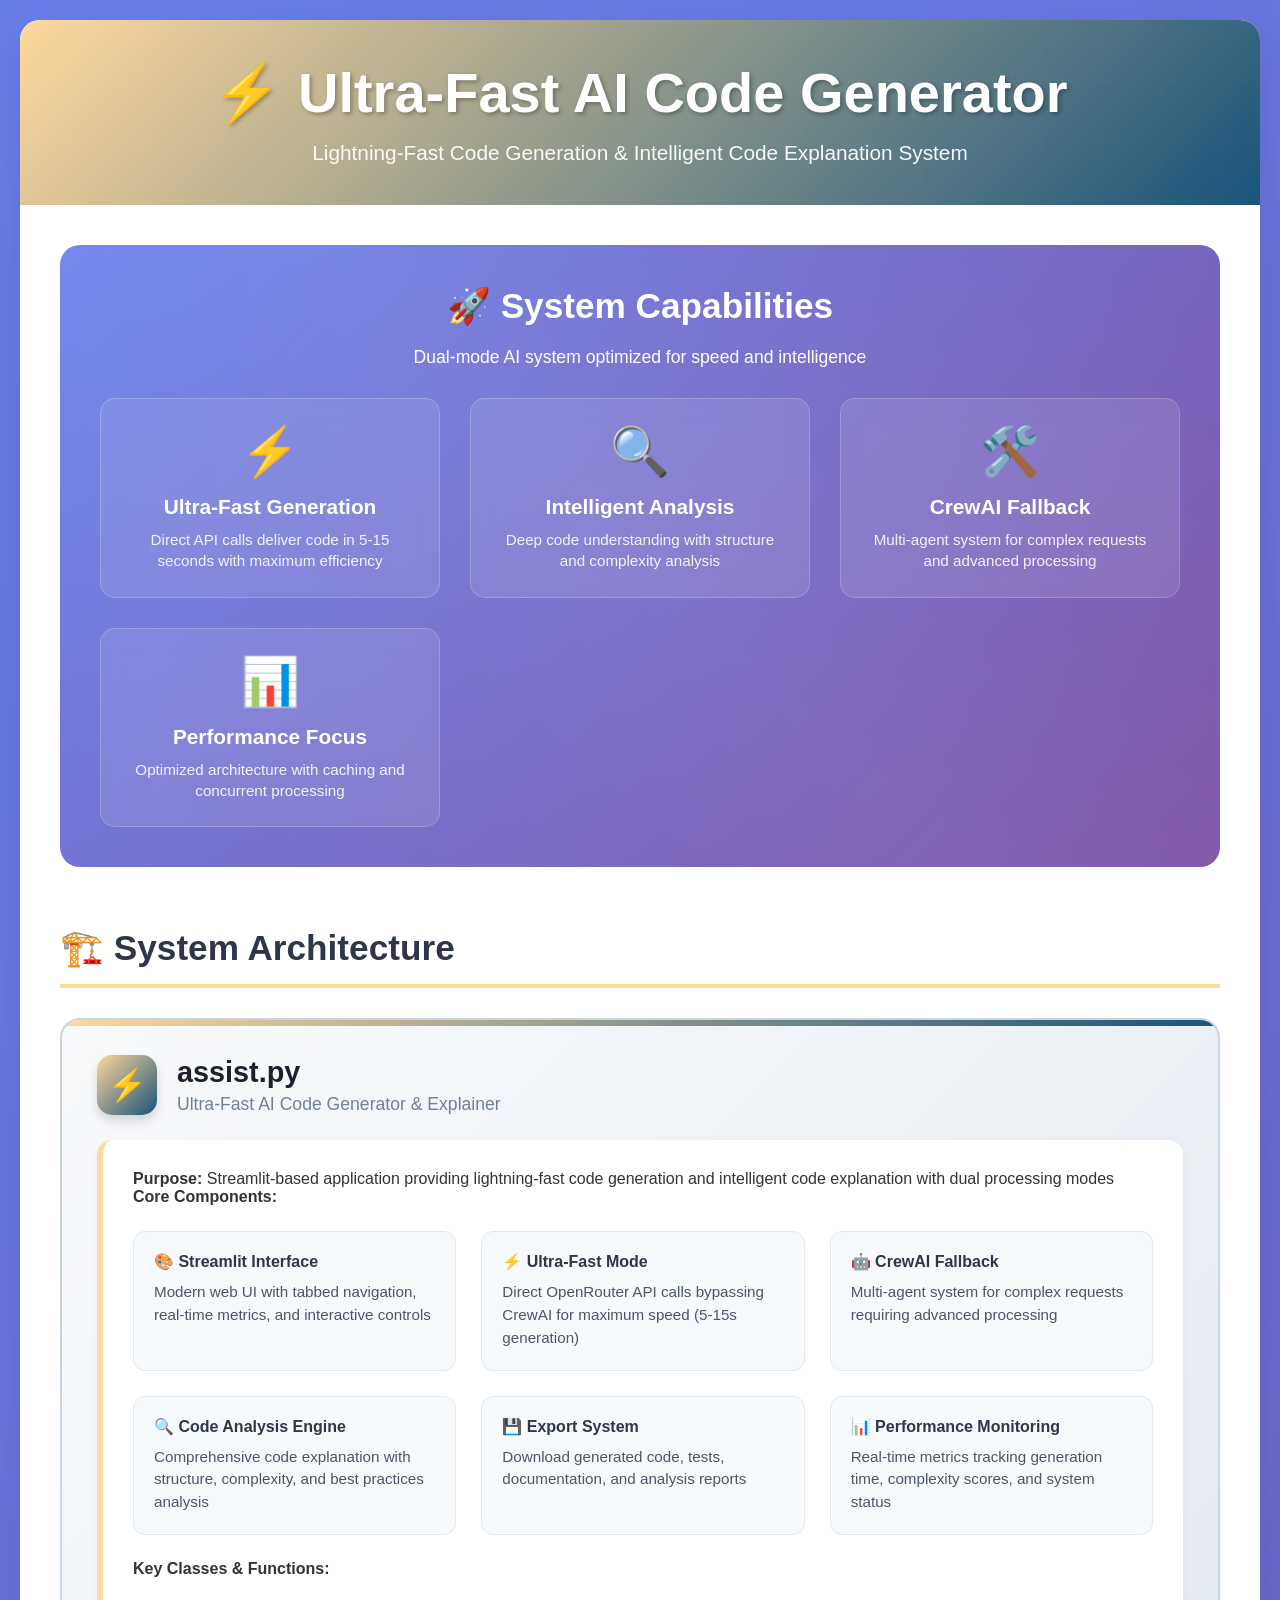
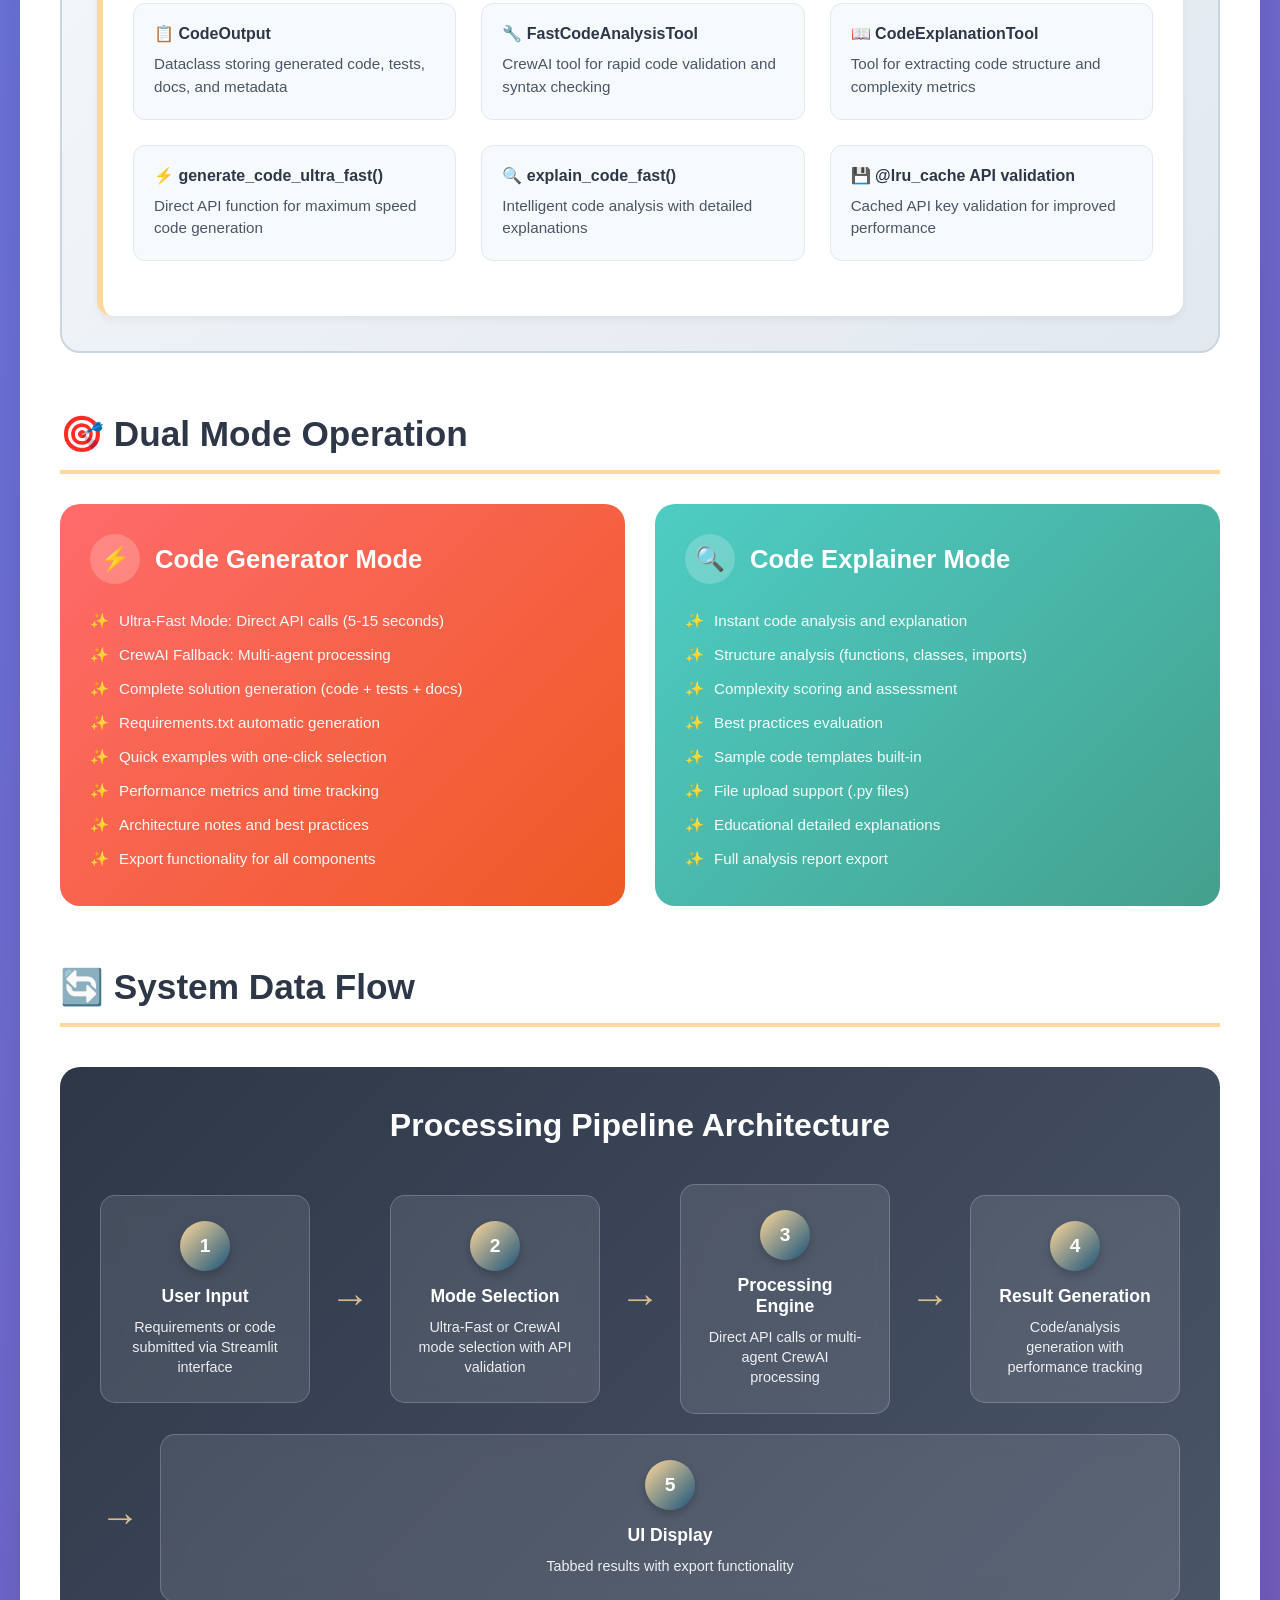
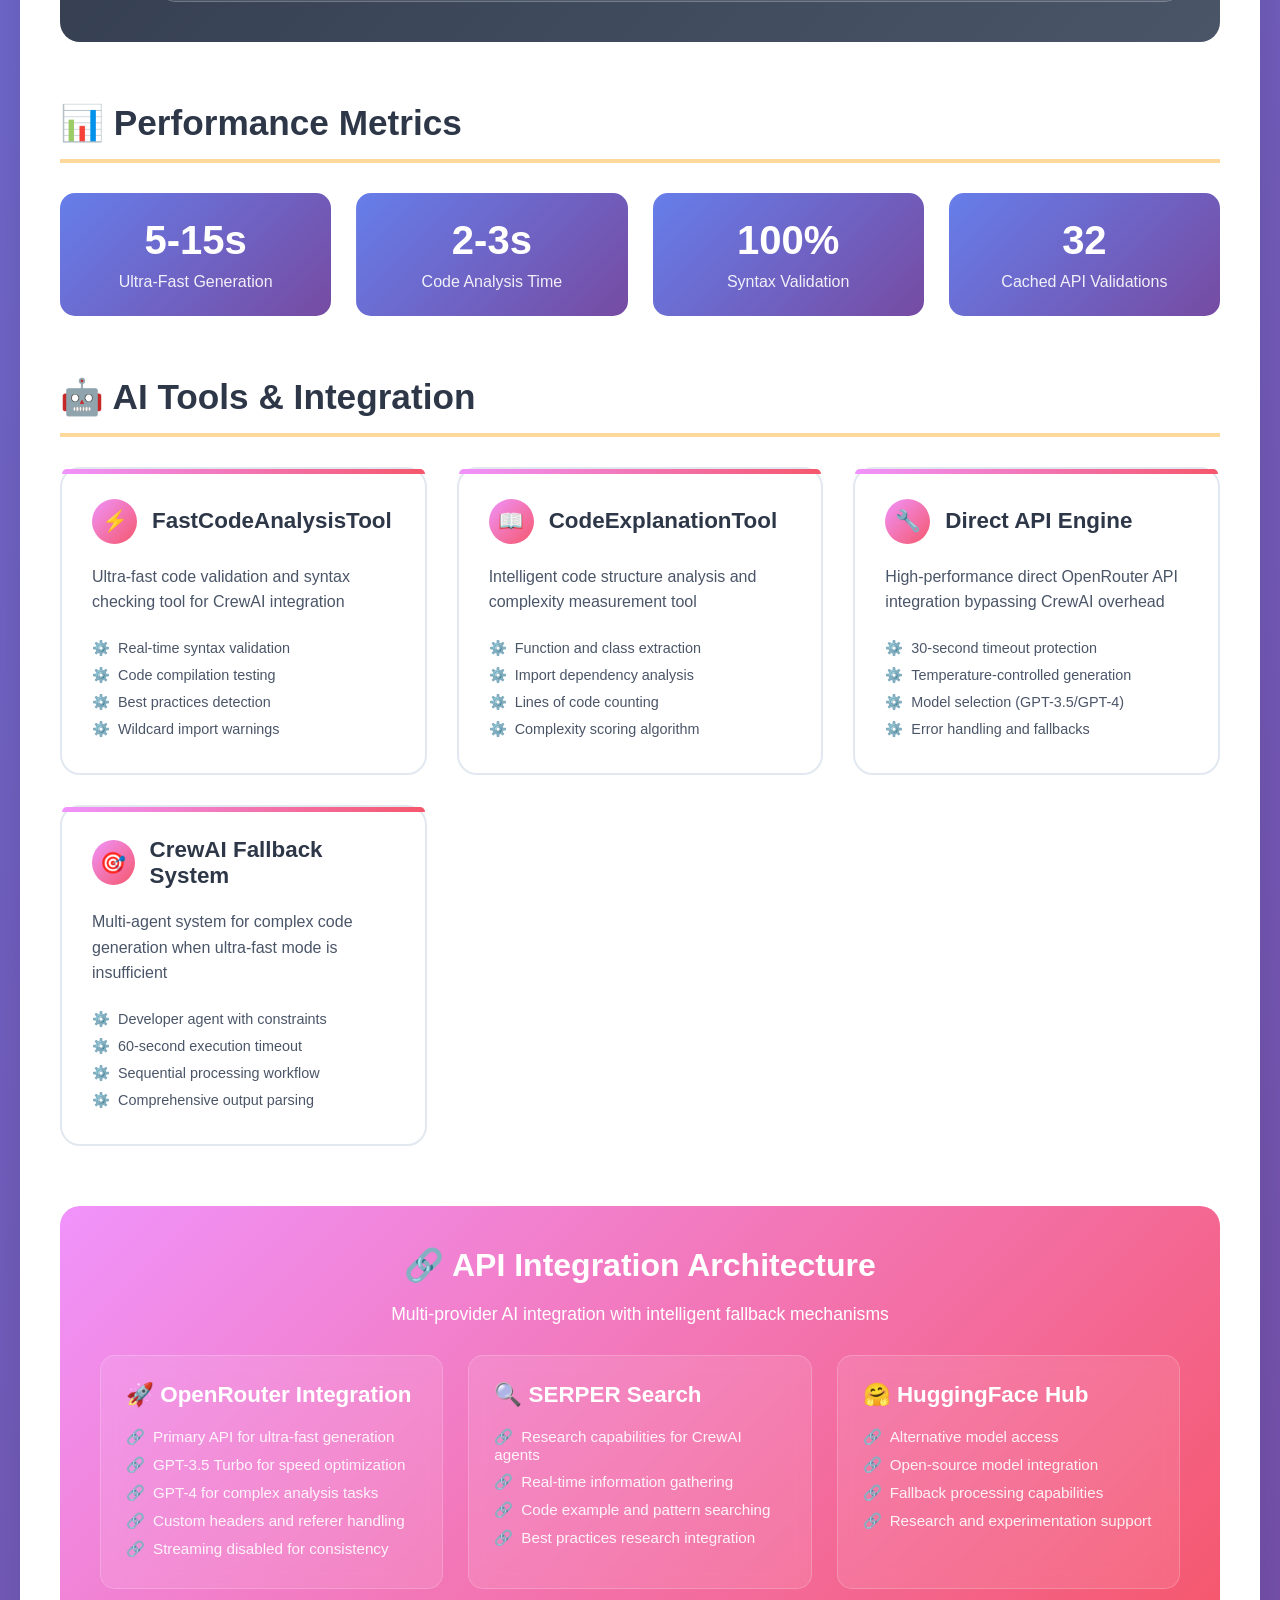
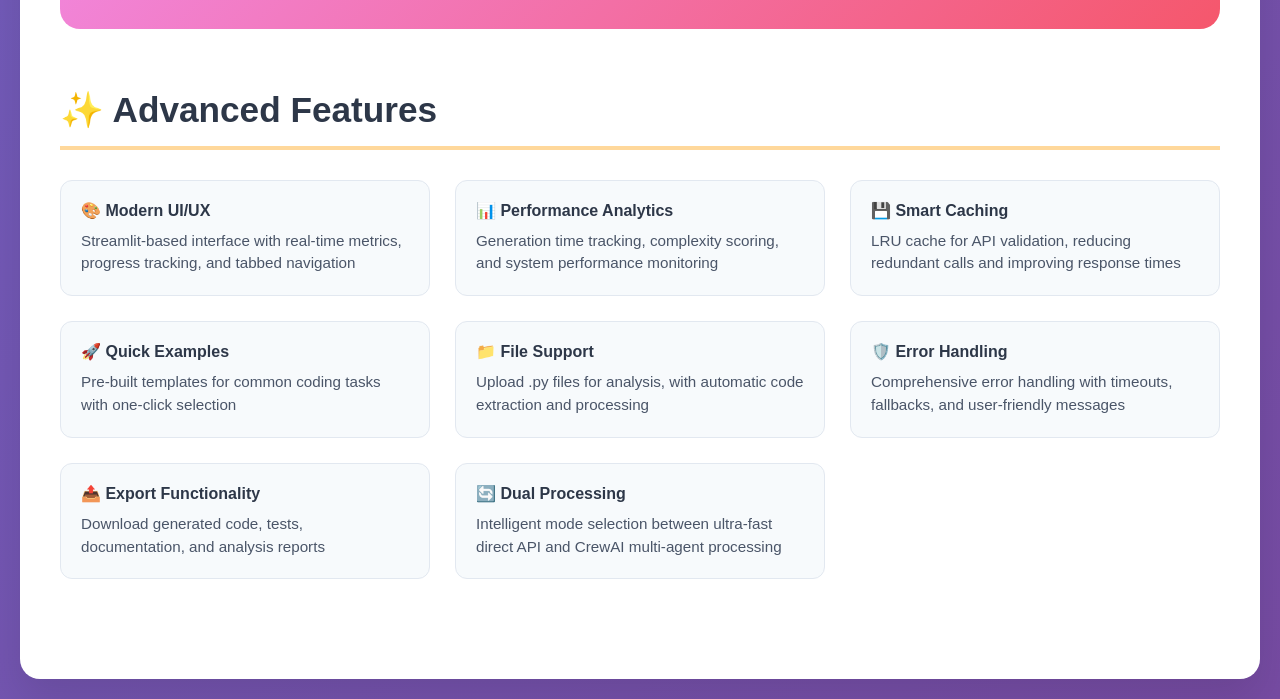
<file: Week11/Day_2/4_assist_code_generator_visualization.html>
<!DOCTYPE html>
<html lang="en">
<head>
    <meta charset="UTF-8">
    <meta name="viewport" content="width=device-width, initial-scale=1.0">
    <title>Ultra-Fast AI Code Generator</title>
    <style>
        * {
            margin: 0;
            padding: 0;
            box-sizing: border-box;
        }

        body {
            font-family: 'Segoe UI', Tahoma, Geneva, Verdana, sans-serif;
            background: linear-gradient(135deg, #667eea 0%, #764ba2 100%);
            min-height: 100vh;
            padding: 20px;
            color: #333;
        }

        .container {
            max-width: 1600px;
            margin: 0 auto;
            background: white;
            border-radius: 20px;
            box-shadow: 0 20px 40px rgba(0,0,0,0.1);
            overflow: hidden;
        }

        .header {
            background: linear-gradient(135deg, #ffd89b 0%, #19547b 100%);
            color: white;
            padding: 40px;
            text-align: center;
            position: relative;
            overflow: hidden;
        }

        .header::before {
            content: '';
            position: absolute;
            top: 0;
            left: 0;
            right: 0;
            bottom: 0;
            background: url('data:image/svg+xml,<svg width="60" height="60" xmlns="http://www.w3.org/2000/svg"><defs><pattern id="grid" width="60" height="60" patternUnits="userSpaceOnUse"><path d="M 60 0 L 0 0 0 60" fill="none" stroke="rgba(255,255,255,0.1)" stroke-width="1"/></pattern></defs><rect width="100%" height="100%" fill="url(%23grid)"/></svg>');
            opacity: 0.3;
        }

        .header h1 {
            font-size: 3.5rem;
            margin-bottom: 15px;
            position: relative;
            z-index: 1;
            text-shadow: 2px 2px 4px rgba(0,0,0,0.3);
        }

        .header p {
            font-size: 1.3rem;
            opacity: 0.95;
            position: relative;
            z-index: 1;
        }

        .lightning-icon {
            display: inline-block;
            animation: lightning 2s infinite;
        }

        @keyframes lightning {
            0%, 100% { transform: scale(1) rotate(0deg); }
            25% { transform: scale(1.1) rotate(5deg); }
            75% { transform: scale(0.9) rotate(-5deg); }
        }

        .content {
            padding: 40px;
        }

        .section {
            margin-bottom: 60px;
        }

        .section-title {
            font-size: 2.2rem;
            margin-bottom: 30px;
            color: #2d3748;
            border-bottom: 4px solid #ffd89b;
            padding-bottom: 15px;
            display: flex;
            align-items: center;
            gap: 15px;
        }

        /* System Overview */
        .system-overview {
            background: linear-gradient(135deg, #667eea 0%, #764ba2 100%);
            color: white;
            padding: 40px;
            border-radius: 20px;
            margin-bottom: 40px;
            position: relative;
            overflow: hidden;
        }

        .system-overview::before {
            content: '';
            position: absolute;
            top: -50%;
            left: -50%;
            width: 200%;
            height: 200%;
            background: linear-gradient(45deg, transparent, rgba(255,255,255,0.1), transparent);
            animation: shimmer 3s infinite;
        }

        @keyframes shimmer {
            0% { transform: translateX(-100%) translateY(-100%) rotate(45deg); }
            100% { transform: translateX(100%) translateY(100%) rotate(45deg); }
        }

        .overview-content {
            position: relative;
            z-index: 1;
        }

        .overview-grid {
            display: grid;
            grid-template-columns: repeat(auto-fit, minmax(250px, 1fr));
            gap: 30px;
            margin-top: 30px;
        }

        .overview-card {
            background: rgba(255, 255, 255, 0.1);
            backdrop-filter: blur(10px);
            border: 1px solid rgba(255, 255, 255, 0.2);
            border-radius: 15px;
            padding: 25px;
            text-align: center;
            transition: all 0.3s ease;
        }

        .overview-card:hover {
            background: rgba(255, 255, 255, 0.2);
            transform: translateY(-5px);
        }

        .overview-icon {
            font-size: 3rem;
            margin-bottom: 15px;
            display: block;
        }

        .overview-title {
            font-size: 1.3rem;
            font-weight: 700;
            margin-bottom: 10px;
        }

        .overview-desc {
            font-size: 0.95rem;
            opacity: 0.9;
            line-height: 1.4;
        }

        /* Component Architecture */
        .component-grid {
            display: grid;
            grid-template-columns: 1fr;
            gap: 30px;
        }

        .component-card {
            background: linear-gradient(135deg, #f8fafc 0%, #e2e8f0 100%);
            border: 2px solid #cbd5e0;
            border-radius: 20px;
            padding: 35px;
            transition: all 0.4s ease;
            position: relative;
            overflow: hidden;
        }

        .component-card::before {
            content: '';
            position: absolute;
            top: 0;
            left: 0;
            right: 0;
            height: 6px;
            background: linear-gradient(90deg, #ffd89b 0%, #19547b 100%);
        }

        .component-card:hover {
            transform: translateY(-8px);
            box-shadow: 0 25px 50px rgba(255, 216, 155, 0.3);
            border-color: #ffd89b;
        }

        .component-header {
            display: flex;
            align-items: center;
            margin-bottom: 25px;
        }

        .component-icon {
            width: 60px;
            height: 60px;
            border-radius: 15px;
            display: flex;
            align-items: center;
            justify-content: center;
            font-size: 2rem;
            margin-right: 20px;
            color: white;
            box-shadow: 0 6px 12px rgba(0,0,0,0.15);
            background: linear-gradient(135deg, #ffd89b 0%, #19547b 100%);
        }

        .component-title {
            font-size: 1.8rem;
            font-weight: 700;
            color: #1a202c;
            margin-bottom: 5px;
        }

        .component-subtitle {
            font-size: 1.1rem;
            color: #718096;
        }

        .component-content {
            background: white;
            border-radius: 15px;
            padding: 30px;
            border-left: 6px solid #ffd89b;
            box-shadow: 0 4px 8px rgba(0,0,0,0.05);
        }

        .features-grid {
            display: grid;
            grid-template-columns: repeat(auto-fit, minmax(300px, 1fr));
            gap: 25px;
            margin: 25px 0;
        }

        .feature-item {
            background: #f7fafc;
            border: 1px solid #e2e8f0;
            border-radius: 12px;
            padding: 20px;
            transition: all 0.3s ease;
        }

        .feature-item:hover {
            border-color: #ffd89b;
            background: #fffbf5;
            transform: translateY(-3px);
        }

        .feature-title {
            font-weight: 700;
            color: #2d3748;
            margin-bottom: 10px;
            display: flex;
            align-items: center;
            gap: 8px;
        }

        .feature-desc {
            color: #4a5568;
            font-size: 0.95rem;
            line-height: 1.5;
        }

        /* Mode Comparison */
        .mode-comparison {
            display: grid;
            grid-template-columns: repeat(auto-fit, minmax(400px, 1fr));
            gap: 30px;
            margin: 30px 0;
        }

        .mode-card {
            border-radius: 20px;
            padding: 30px;
            color: white;
            position: relative;
            overflow: hidden;
            transition: all 0.3s ease;
        }

        .mode-card:hover {
            transform: scale(1.02);
            box-shadow: 0 20px 40px rgba(0,0,0,0.2);
        }

        .ultra-fast-mode {
            background: linear-gradient(135deg, #ff6b6b 0%, #ee5a24 100%);
        }

        .explainer-mode {
            background: linear-gradient(135deg, #4ecdc4 0%, #44a08d 100%);
        }

        .mode-header {
            display: flex;
            align-items: center;
            margin-bottom: 20px;
        }

        .mode-icon {
            width: 50px;
            height: 50px;
            border-radius: 50%;
            background: rgba(255,255,255,0.2);
            display: flex;
            align-items: center;
            justify-content: center;
            font-size: 1.5rem;
            margin-right: 15px;
        }

        .mode-title {
            font-size: 1.6rem;
            font-weight: 700;
        }

        .mode-features {
            list-style: none;
        }

        .mode-features li {
            padding: 8px 0;
            opacity: 0.95;
            font-size: 0.95rem;
        }

        .mode-features li::before {
            content: "✨";
            margin-right: 10px;
        }

        /* Data Flow */
        .flow-container {
            background: linear-gradient(135deg, #2d3748 0%, #4a5568 100%);
            border-radius: 20px;
            padding: 40px;
            color: white;
            margin: 40px 0;
        }

        .flow-title {
            text-align: center;
            font-size: 2rem;
            margin-bottom: 40px;
            font-weight: 700;
        }

        .flow-diagram {
            display: flex;
            flex-wrap: wrap;
            justify-content: space-between;
            align-items: center;
            gap: 20px;
        }

        .flow-step {
            background: rgba(255, 255, 255, 0.1);
            backdrop-filter: blur(10px);
            border: 1px solid rgba(255, 255, 255, 0.2);
            border-radius: 15px;
            padding: 25px;
            text-align: center;
            min-width: 200px;
            flex: 1;
            transition: all 0.3s ease;
            position: relative;
        }

        .flow-step:hover {
            background: rgba(255, 255, 255, 0.2);
            transform: scale(1.05);
        }

        .step-number {
            width: 50px;
            height: 50px;
            border-radius: 50%;
            background: linear-gradient(135deg, #ffd89b 0%, #19547b 100%);
            color: white;
            display: flex;
            align-items: center;
            justify-content: center;
            font-weight: bold;
            font-size: 1.2rem;
            margin: 0 auto 15px;
            box-shadow: 0 4px 8px rgba(0,0,0,0.2);
        }

        .step-title {
            font-weight: 700;
            margin-bottom: 10px;
            font-size: 1.1rem;
        }

        .step-desc {
            font-size: 0.9rem;
            opacity: 0.9;
            line-height: 1.4;
        }

        .flow-arrow {
            font-size: 2.5rem;
            color: rgba(255, 216, 155, 0.8);
            animation: pulse-arrow 2s infinite;
        }

        @keyframes pulse-arrow {
            0%, 100% { opacity: 1; transform: scale(1); }
            50% { opacity: 0.7; transform: scale(1.2); }
        }

        /* Performance Metrics */
        .metrics-grid {
            display: grid;
            grid-template-columns: repeat(auto-fit, minmax(200px, 1fr));
            gap: 25px;
            margin: 30px 0;
        }

        .metric-card {
            background: linear-gradient(135deg, #667eea 0%, #764ba2 100%);
            color: white;
            padding: 25px;
            border-radius: 15px;
            text-align: center;
            position: relative;
            overflow: hidden;
            transition: all 0.3s ease;
        }

        .metric-card:hover {
            transform: translateY(-5px);
            box-shadow: 0 15px 30px rgba(102, 126, 234, 0.3);
        }

        .metric-card::before {
            content: '';
            position: absolute;
            top: 0;
            left: 0;
            right: 0;
            bottom: 0;
            background: rgba(255,255,255,0.1);
            transform: translateX(-100%);
            transition: transform 0.5s ease;
        }

        .metric-card:hover::before {
            transform: translateX(0);
        }

        .metric-value {
            font-size: 2.5rem;
            font-weight: 700;
            margin-bottom: 10px;
            position: relative;
            z-index: 1;
        }

        .metric-label {
            font-size: 1rem;
            opacity: 0.9;
            position: relative;
            z-index: 1;
        }

        /* API Integration */
        .api-section {
            background: linear-gradient(135deg, #f093fb 0%, #f5576c 100%);
            color: white;
            padding: 40px;
            border-radius: 20px;
            margin: 40px 0;
        }

        .api-grid {
            display: grid;
            grid-template-columns: repeat(auto-fit, minmax(300px, 1fr));
            gap: 25px;
            margin-top: 30px;
        }

        .api-card {
            background: rgba(255, 255, 255, 0.1);
            backdrop-filter: blur(10px);
            border: 1px solid rgba(255, 255, 255, 0.2);
            border-radius: 15px;
            padding: 25px;
            transition: all 0.3s ease;
        }

        .api-card:hover {
            background: rgba(255, 255, 255, 0.2);
            transform: translateY(-5px);
        }

        .api-title {
            font-size: 1.4rem;
            font-weight: 700;
            margin-bottom: 15px;
            display: flex;
            align-items: center;
            gap: 10px;
        }

        .api-features {
            list-style: none;
        }

        .api-features li {
            padding: 5px 0;
            opacity: 0.9;
            font-size: 0.95rem;
        }

        .api-features li::before {
            content: "🔗";
            margin-right: 8px;
        }

        /* Tools Section */
        .tools-grid {
            display: grid;
            grid-template-columns: repeat(auto-fit, minmax(350px, 1fr));
            gap: 30px;
        }

        .tool-card {
            background: white;
            border: 2px solid #e2e8f0;
            border-radius: 20px;
            padding: 30px;
            transition: all 0.3s ease;
            position: relative;
        }

        .tool-card::before {
            content: '';
            position: absolute;
            top: 0;
            left: 0;
            right: 0;
            height: 5px;
            background: linear-gradient(90deg, #f093fb 0%, #f5576c 100%);
            border-radius: 20px 20px 0 0;
        }

        .tool-card:hover {
            border-color: #f093fb;
            transform: translateY(-5px);
            box-shadow: 0 20px 40px rgba(240, 147, 251, 0.15);
        }

        .tool-header {
            display: flex;
            align-items: center;
            margin-bottom: 20px;
        }

        .tool-icon {
            width: 45px;
            height: 45px;
            border-radius: 50%;
            background: linear-gradient(135deg, #f093fb 0%, #f5576c 100%);
            color: white;
            display: flex;
            align-items: center;
            justify-content: center;
            font-size: 1.3rem;
            margin-right: 15px;
        }

        .tool-name {
            font-size: 1.4rem;
            font-weight: 700;
            color: #2d3748;
        }

        .tool-description {
            color: #4a5568;
            line-height: 1.6;
            margin-bottom: 20px;
        }

        .tool-capabilities {
            list-style: none;
        }

        .tool-capabilities li {
            padding: 5px 0;
            color: #4a5568;
            font-size: 0.9rem;
        }

        .tool-capabilities li::before {
            content: "⚙️";
            margin-right: 8px;
        }

        /* Responsive Design */
        @media (max-width: 768px) {
            .component-grid, .features-grid, .mode-comparison, 
            .metrics-grid, .api-grid, .tools-grid {
                grid-template-columns: 1fr;
            }
            
            .flow-diagram {
                flex-direction: column;
            }
            
            .flow-arrow {
                transform: rotate(90deg);
                margin: 15px 0;
            }
            
            .header h1 {
                font-size: 2.5rem;
            }
            
            .section-title {
                font-size: 1.8rem;
            }
        }
    </style>
</head>
<body>
    <div class="container">
        <div class="header">
            <h1><span class="lightning-icon">⚡</span> Ultra-Fast AI Code Generator</h1>
            <p>Lightning-Fast Code Generation & Intelligent Code Explanation System</p>
        </div>

        <div class="content">
            <!-- System Overview -->
            <div class="section">
                <div class="system-overview">
                    <div class="overview-content">
                        <h2 style="text-align: center; font-size: 2.2rem; margin-bottom: 20px;">🚀 System Capabilities</h2>
                        <p style="text-align: center; font-size: 1.1rem; margin-bottom: 30px;">Dual-mode AI system optimized for speed and intelligence</p>
                        
                        <div class="overview-grid">
                            <div class="overview-card">
                                <span class="overview-icon">⚡</span>
                                <div class="overview-title">Ultra-Fast Generation</div>
                                <div class="overview-desc">Direct API calls deliver code in 5-15 seconds with maximum efficiency</div>
                            </div>
                            
                            <div class="overview-card">
                                <span class="overview-icon">🔍</span>
                                <div class="overview-title">Intelligent Analysis</div>
                                <div class="overview-desc">Deep code understanding with structure and complexity analysis</div>
                            </div>
                            
                            <div class="overview-card">
                                <span class="overview-icon">🛠️</span>
                                <div class="overview-title">CrewAI Fallback</div>
                                <div class="overview-desc">Multi-agent system for complex requests and advanced processing</div>
                            </div>
                            
                            <div class="overview-card">
                                <span class="overview-icon">📊</span>
                                <div class="overview-title">Performance Focus</div>
                                <div class="overview-desc">Optimized architecture with caching and concurrent processing</div>
                            </div>
                        </div>
                    </div>
                </div>
            </div>

            <!-- Component Architecture -->
            <div class="section">
                <h2 class="section-title">🏗️ System Architecture</h2>
                <div class="component-grid">
                    <div class="component-card">
                        <div class="component-header">
                            <div class="component-icon">⚡</div>
                            <div>
                                <div class="component-title">assist.py</div>
                                <div class="component-subtitle">Ultra-Fast AI Code Generator & Explainer</div>
                            </div>
                        </div>
                        <div class="component-content">
                            <p><strong>Purpose:</strong> Streamlit-based application providing lightning-fast code generation and intelligent code explanation with dual processing modes</p>
                            
                            <h4>Core Components:</h4>
                            <div class="features-grid">
                                <div class="feature-item">
                                    <div class="feature-title">🎨 Streamlit Interface</div>
                                    <div class="feature-desc">Modern web UI with tabbed navigation, real-time metrics, and interactive controls</div>
                                </div>
                                
                                <div class="feature-item">
                                    <div class="feature-title">⚡ Ultra-Fast Mode</div>
                                    <div class="feature-desc">Direct OpenRouter API calls bypassing CrewAI for maximum speed (5-15s generation)</div>
                                </div>
                                
                                <div class="feature-item">
                                    <div class="feature-title">🤖 CrewAI Fallback</div>
                                    <div class="feature-desc">Multi-agent system for complex requests requiring advanced processing</div>
                                </div>
                                
                                <div class="feature-item">
                                    <div class="feature-title">🔍 Code Analysis Engine</div>
                                    <div class="feature-desc">Comprehensive code explanation with structure, complexity, and best practices analysis</div>
                                </div>
                                
                                <div class="feature-item">
                                    <div class="feature-title">💾 Export System</div>
                                    <div class="feature-desc">Download generated code, tests, documentation, and analysis reports</div>
                                </div>
                                
                                <div class="feature-item">
                                    <div class="feature-title">📊 Performance Monitoring</div>
                                    <div class="feature-desc">Real-time metrics tracking generation time, complexity scores, and system status</div>
                                </div>
                            </div>

                            <h4>Key Classes & Functions:</h4>
                            <div class="features-grid">
                                <div class="feature-item">
                                    <div class="feature-title">📋 CodeOutput</div>
                                    <div class="feature-desc">Dataclass storing generated code, tests, docs, and metadata</div>
                                </div>
                                
                                <div class="feature-item">
                                    <div class="feature-title">🔧 FastCodeAnalysisTool</div>
                                    <div class="feature-desc">CrewAI tool for rapid code validation and syntax checking</div>
                                </div>
                                
                                <div class="feature-item">
                                    <div class="feature-title">📖 CodeExplanationTool</div>
                                    <div class="feature-desc">Tool for extracting code structure and complexity metrics</div>
                                </div>
                                
                                <div class="feature-item">
                                    <div class="feature-title">⚡ generate_code_ultra_fast()</div>
                                    <div class="feature-desc">Direct API function for maximum speed code generation</div>
                                </div>
                                
                                <div class="feature-item">
                                    <div class="feature-title">🔍 explain_code_fast()</div>
                                    <div class="feature-desc">Intelligent code analysis with detailed explanations</div>
                                </div>
                                
                                <div class="feature-item">
                                    <div class="feature-title">💾 @lru_cache API validation</div>
                                    <div class="feature-desc">Cached API key validation for improved performance</div>
                                </div>
                            </div>
                        </div>
                    </div>
                </div>
            </div>

            <!-- Dual Mode System -->
            <div class="section">
                <h2 class="section-title">🎯 Dual Mode Operation</h2>
                <div class="mode-comparison">
                    <div class="mode-card ultra-fast-mode">
                        <div class="mode-header">
                            <div class="mode-icon">⚡</div>
                            <div class="mode-title">Code Generator Mode</div>
                        </div>
                        <ul class="mode-features">
                            <li>Ultra-Fast Mode: Direct API calls (5-15 seconds)</li>
                            <li>CrewAI Fallback: Multi-agent processing</li>
                            <li>Complete solution generation (code + tests + docs)</li>
                            <li>Requirements.txt automatic generation</li>
                            <li>Quick examples with one-click selection</li>
                            <li>Performance metrics and time tracking</li>
                            <li>Architecture notes and best practices</li>
                            <li>Export functionality for all components</li>
                        </ul>
                    </div>

                    <div class="mode-card explainer-mode">
                        <div class="mode-header">
                            <div class="mode-icon">🔍</div>
                            <div class="mode-title">Code Explainer Mode</div>
                        </div>
                        <ul class="mode-features">
                            <li>Instant code analysis and explanation</li>
                            <li>Structure analysis (functions, classes, imports)</li>
                            <li>Complexity scoring and assessment</li>
                            <li>Best practices evaluation</li>
                            <li>Sample code templates built-in</li>
                            <li>File upload support (.py files)</li>
                            <li>Educational detailed explanations</li>
                            <li>Full analysis report export</li>
                        </ul>
                    </div>
                </div>
            </div>

            <!-- Data Flow Diagram -->
            <div class="section">
                <h2 class="section-title">🔄 System Data Flow</h2>
                <div class="flow-container">
                    <div class="flow-title">Processing Pipeline Architecture</div>
                    <div class="flow-diagram">
                        <div class="flow-step">
                            <div class="step-number">1</div>
                            <div class="step-title">User Input</div>
                            <div class="step-desc">Requirements or code submitted via Streamlit interface</div>
                        </div>

                        <div class="flow-arrow">→</div>

                        <div class="flow-step">
                            <div class="step-number">2</div>
                            <div class="step-title">Mode Selection</div>
                            <div class="step-desc">Ultra-Fast or CrewAI mode selection with API validation</div>
                        </div>

                        <div class="flow-arrow">→</div>

                        <div class="flow-step">
                            <div class="step-number">3</div>
                            <div class="step-title">Processing Engine</div>
                            <div class="step-desc">Direct API calls or multi-agent CrewAI processing</div>
                        </div>

                        <div class="flow-arrow">→</div>

                        <div class="flow-step">
                            <div class="step-number">4</div>
                            <div class="step-title">Result Generation</div>
                            <div class="step-desc">Code/analysis generation with performance tracking</div>
                        </div>

                        <div class="flow-arrow">→</div>

                        <div class="flow-step">
                            <div class="step-number">5</div>
                            <div class="step-title">UI Display</div>
                            <div class="step-desc">Tabbed results with export functionality</div>
                        </div>
                    </div>
                </div>
            </div>

            <!-- Performance Metrics -->
            <div class="section">
                <h2 class="section-title">📊 Performance Metrics</h2>
                <div class="metrics-grid">
                    <div class="metric-card">
                        <div class="metric-value">5-15s</div>
                        <div class="metric-label">Ultra-Fast Generation</div>
                    </div>
                    
                    <div class="metric-card">
                        <div class="metric-value">2-3s</div>
                        <div class="metric-label">Code Analysis Time</div>
                    </div>
                    
                    <div class="metric-card">
                        <div class="metric-value">100%</div>
                        <div class="metric-label">Syntax Validation</div>
                    </div>
                    
                    <div class="metric-card">
                        <div class="metric-value">32</div>
                        <div class="metric-label">Cached API Validations</div>
                    </div>
                </div>
            </div>

            <!-- AI Tools & Integration -->
            <div class="section">
                <h2 class="section-title">🤖 AI Tools & Integration</h2>
                <div class="tools-grid">
                    <div class="tool-card">
                        <div class="tool-header">
                            <div class="tool-icon">⚡</div>
                            <div class="tool-name">FastCodeAnalysisTool</div>
                        </div>
                        <div class="tool-description">
                            Ultra-fast code validation and syntax checking tool for CrewAI integration
                        </div>
                        <ul class="tool-capabilities">
                            <li>Real-time syntax validation</li>
                            <li>Code compilation testing</li>
                            <li>Best practices detection</li>
                            <li>Wildcard import warnings</li>
                        </ul>
                    </div>

                    <div class="tool-card">
                        <div class="tool-header">
                            <div class="tool-icon">📖</div>
                            <div class="tool-name">CodeExplanationTool</div>
                        </div>
                        <div class="tool-description">
                            Intelligent code structure analysis and complexity measurement tool
                        </div>
                        <ul class="tool-capabilities">
                            <li>Function and class extraction</li>
                            <li>Import dependency analysis</li>
                            <li>Lines of code counting</li>
                            <li>Complexity scoring algorithm</li>
                        </ul>
                    </div>

                    <div class="tool-card">
                        <div class="tool-header">
                            <div class="tool-icon">🔧</div>
                            <div class="tool-name">Direct API Engine</div>
                        </div>
                        <div class="tool-description">
                            High-performance direct OpenRouter API integration bypassing CrewAI overhead
                        </div>
                        <ul class="tool-capabilities">
                            <li>30-second timeout protection</li>
                            <li>Temperature-controlled generation</li>
                            <li>Model selection (GPT-3.5/GPT-4)</li>
                            <li>Error handling and fallbacks</li>
                        </ul>
                    </div>

                    <div class="tool-card">
                        <div class="tool-header">
                            <div class="tool-icon">🎯</div>
                            <div class="tool-name">CrewAI Fallback System</div>
                        </div>
                        <div class="tool-description">
                            Multi-agent system for complex code generation when ultra-fast mode is insufficient
                        </div>
                        <ul class="tool-capabilities">
                            <li>Developer agent with constraints</li>
                            <li>60-second execution timeout</li>
                            <li>Sequential processing workflow</li>
                            <li>Comprehensive output parsing</li>
                        </ul>
                    </div>
                </div>
            </div>

            <!-- API Integration -->
            <div class="section">
                <div class="api-section">
                    <h2 style="text-align: center; font-size: 2rem; margin-bottom: 20px;">🔗 API Integration Architecture</h2>
                    <p style="text-align: center; font-size: 1.1rem; margin-bottom: 30px;">Multi-provider AI integration with intelligent fallback mechanisms</p>
                    
                    <div class="api-grid">
                        <div class="api-card">
                            <div class="api-title">🚀 OpenRouter Integration</div>
                            <ul class="api-features">
                                <li>Primary API for ultra-fast generation</li>
                                <li>GPT-3.5 Turbo for speed optimization</li>
                                <li>GPT-4 for complex analysis tasks</li>
                                <li>Custom headers and referer handling</li>
                                <li>Streaming disabled for consistency</li>
                            </ul>
                        </div>

                        <div class="api-card">
                            <div class="api-title">🔍 SERPER Search</div>
                            <ul class="api-features">
                                <li>Research capabilities for CrewAI agents</li>
                                <li>Real-time information gathering</li>
                                <li>Code example and pattern searching</li>
                                <li>Best practices research integration</li>
                            </ul>
                        </div>

                        <div class="api-card">
                            <div class="api-title">🤗 HuggingFace Hub</div>
                            <ul class="api-features">
                                <li>Alternative model access</li>
                                <li>Open-source model integration</li>
                                <li>Fallback processing capabilities</li>
                                <li>Research and experimentation support</li>
                            </ul>
                        </div>
                    </div>
                </div>
            </div>

            <!-- Features & Capabilities -->
            <div class="section">
                <h2 class="section-title">✨ Advanced Features</h2>
                <div class="features-grid">
                    <div class="feature-item">
                        <div class="feature-title">🎨 Modern UI/UX</div>
                        <div class="feature-desc">Streamlit-based interface with real-time metrics, progress tracking, and tabbed navigation</div>
                    </div>

                    <div class="feature-item">
                        <div class="feature-title">📊 Performance Analytics</div>
                        <div class="feature-desc">Generation time tracking, complexity scoring, and system performance monitoring</div>
                    </div>

                    <div class="feature-item">
                        <div class="feature-title">💾 Smart Caching</div>
                        <div class="feature-desc">LRU cache for API validation, reducing redundant calls and improving response times</div>
                    </div>

                    <div class="feature-item">
                        <div class="feature-title">🚀 Quick Examples</div>
                        <div class="feature-desc">Pre-built templates for common coding tasks with one-click selection</div>
                    </div>

                    <div class="feature-item">
                        <div class="feature-title">📁 File Support</div>
                        <div class="feature-desc">Upload .py files for analysis, with automatic code extraction and processing</div>
                    </div>

                    <div class="feature-item">
                        <div class="feature-title">🛡️ Error Handling</div>
                        <div class="feature-desc">Comprehensive error handling with timeouts, fallbacks, and user-friendly messages</div>
                    </div>

                    <div class="feature-item">
                        <div class="feature-title">📤 Export Functionality</div>
                        <div class="feature-desc">Download generated code, tests, documentation, and analysis reports</div>
                    </div>

                    <div class="feature-item">
                        <div class="feature-title">🔄 Dual Processing</div>
                        <div class="feature-desc">Intelligent mode selection between ultra-fast direct API and CrewAI multi-agent processing</div>
                    </div>
                </div>
            </div>
        </div>
    </div>
</body>
</html>
</file>
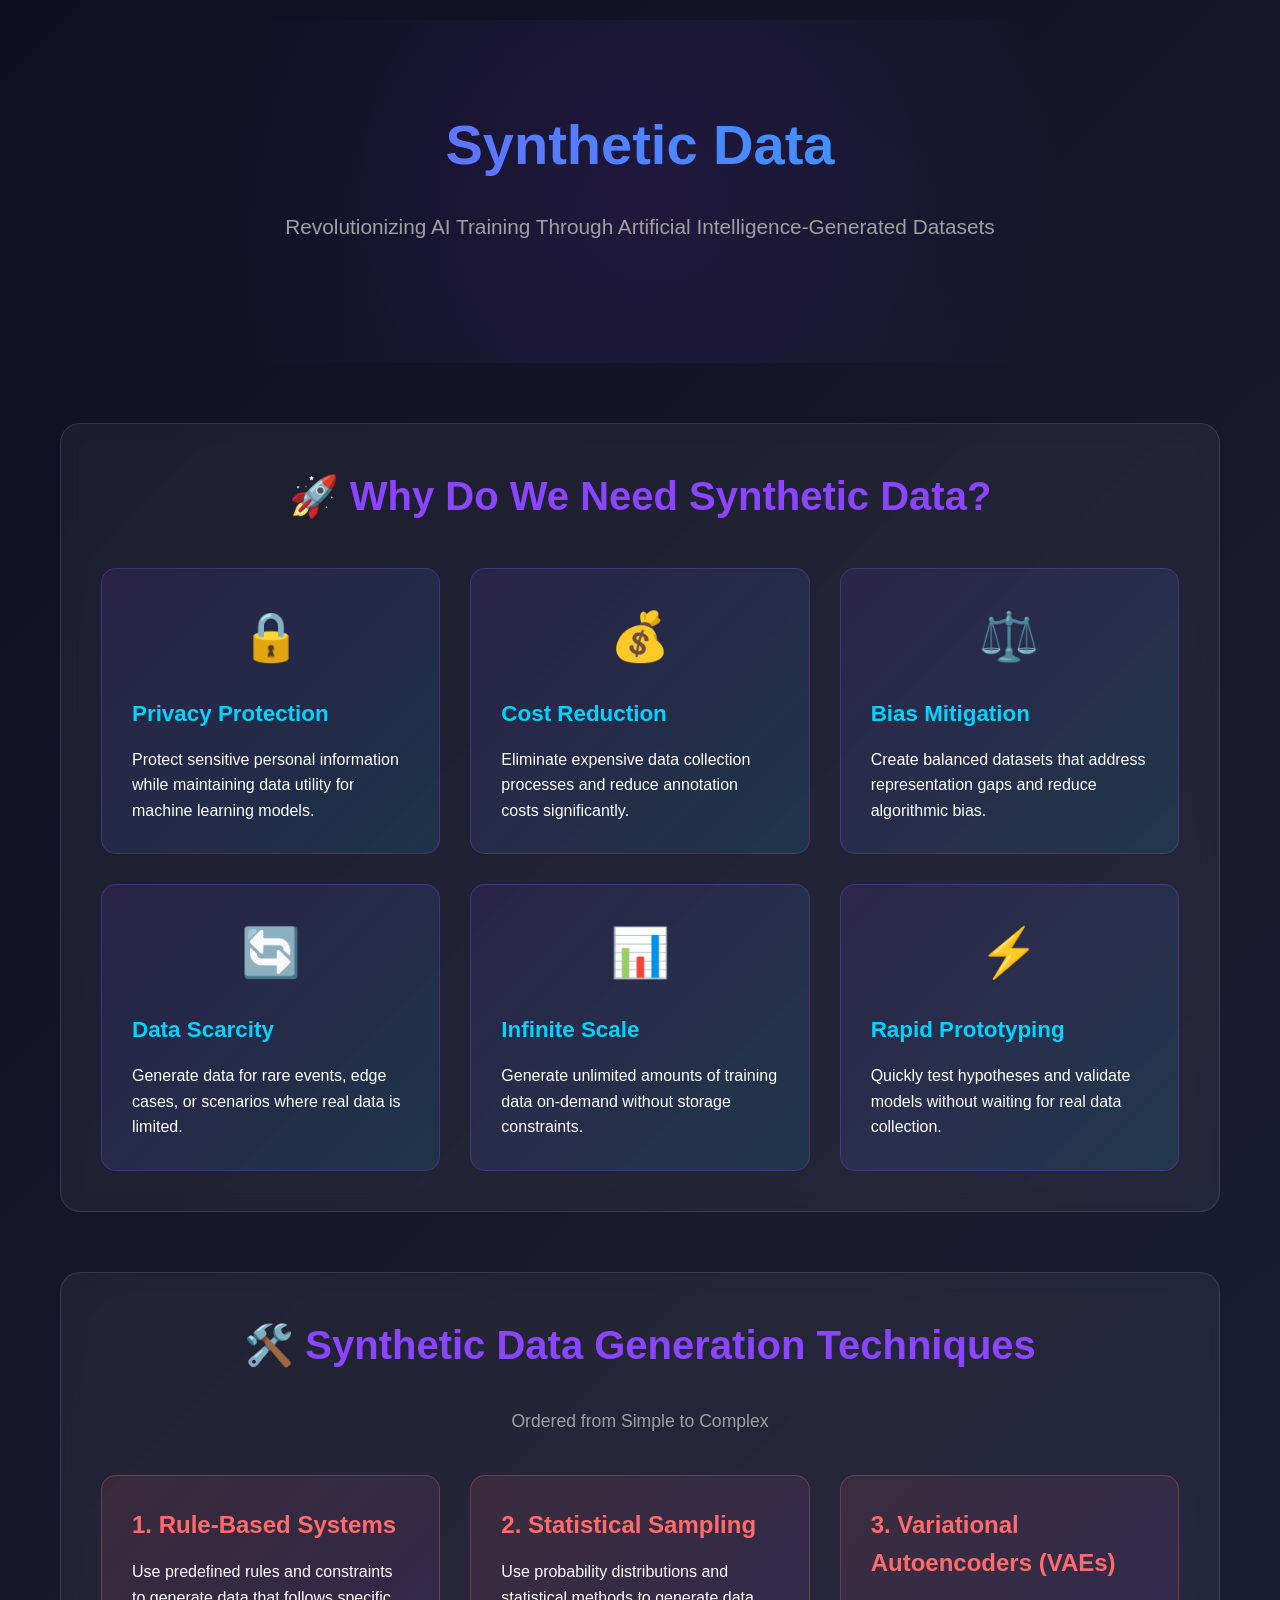
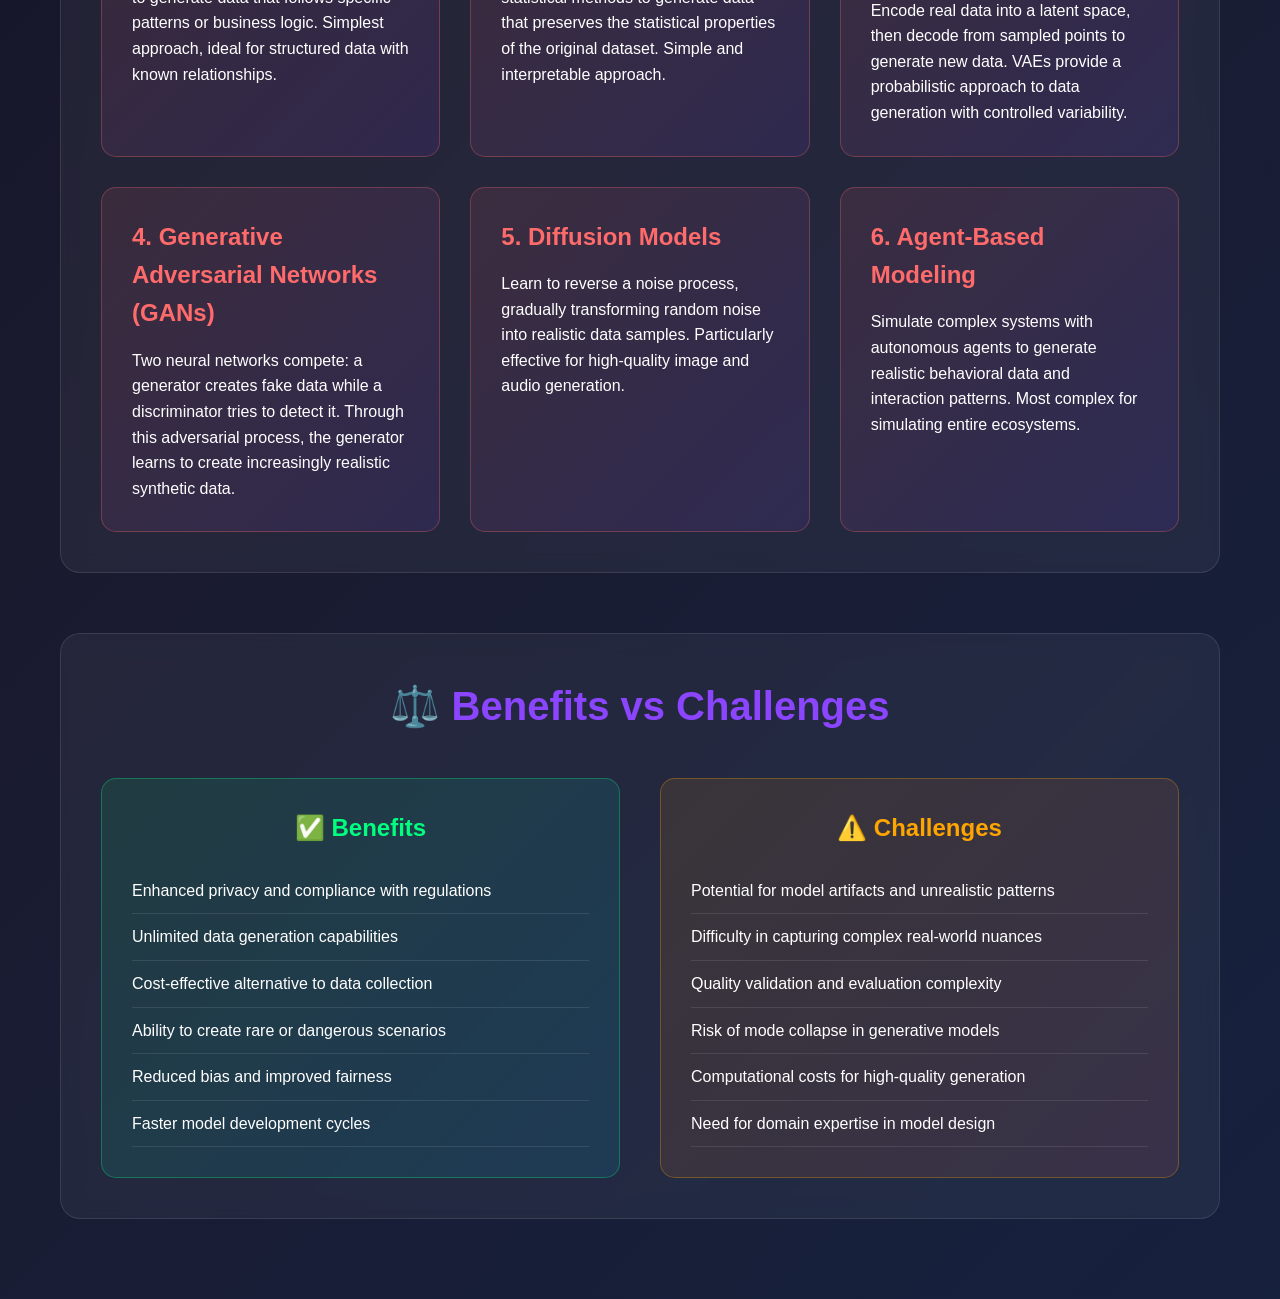
<file: Week15/Day2/1_synthetic_data_guide.html>
<!DOCTYPE html>
<html lang="en">
<head>
    <meta charset="UTF-8">
    <meta name="viewport" content="width=device-width, initial-scale=1.0">
    <title>Synthetic Data: The Future of AI Training</title>
    <style>
        * {
            margin: 0;
            padding: 0;
            box-sizing: border-box;
        }

        body {
            font-family: 'Segoe UI', Tahoma, Geneva, Verdana, sans-serif;
            background: linear-gradient(135deg, #0f0f23 0%, #1a1a2e 50%, #16213e 100%);
            color: #ffffff;
            line-height: 1.6;
            overflow-x: hidden;
        }

        .container {
            max-width: 1200px;
            margin: 0 auto;
            padding: 20px;
        }

        .hero {
            text-align: center;
            padding: 80px 0;
            background: radial-gradient(circle at center, rgba(139, 69, 255, 0.1) 0%, transparent 70%);
        }

        .hero h1 {
            font-size: 3.5em;
            background: linear-gradient(45deg, #8b45ff, #00d4ff, #ff6b6b);
            background-size: 300% 300%;
            -webkit-background-clip: text;
            -webkit-text-fill-color: transparent;
            background-clip: text;
            animation: gradientShift 4s ease-in-out infinite;
            margin-bottom: 20px;
        }

        @keyframes gradientShift {
            0%, 100% { background-position: 0% 50%; }
            50% { background-position: 100% 50%; }
        }

        .subtitle {
            font-size: 1.3em;
            color: #a0a0a0;
            margin-bottom: 40px;
        }

        .section {
            margin: 60px 0;
            padding: 40px;
            background: rgba(255, 255, 255, 0.05);
            backdrop-filter: blur(10px);
            border-radius: 20px;
            border: 1px solid rgba(255, 255, 255, 0.1);
            transition: transform 0.3s ease, box-shadow 0.3s ease;
        }

        .section:hover {
            transform: translateY(-5px);
            box-shadow: 0 20px 40px rgba(139, 69, 255, 0.2);
        }

        .section h2 {
            font-size: 2.5em;
            margin-bottom: 30px;
            color: #8b45ff;
            text-align: center;
        }

        .needs-grid {
            display: grid;
            grid-template-columns: repeat(auto-fit, minmax(250px, 1fr));
            gap: 30px;
            margin-top: 40px;
        }

        .need-card {
            background: linear-gradient(135deg, rgba(139, 69, 255, 0.1) 0%, rgba(0, 212, 255, 0.1) 100%);
            padding: 30px;
            border-radius: 15px;
            border: 1px solid rgba(139, 69, 255, 0.3);
            transition: all 0.3s ease;
            cursor: pointer;
        }

        .need-card:hover {
            transform: scale(1.05);
            border-color: #8b45ff;
            box-shadow: 0 10px 30px rgba(139, 69, 255, 0.3);
        }

        .need-icon {
            font-size: 3em;
            margin-bottom: 20px;
            text-align: center;
            animation: pulse 2s infinite;
        }

        @keyframes pulse {
            0%, 100% { opacity: 1; }
            50% { opacity: 0.7; }
        }

        .need-title {
            font-size: 1.4em;
            font-weight: bold;
            margin-bottom: 15px;
            color: #00d4ff;
        }

        .techniques-container {
            display: grid;
            grid-template-columns: repeat(auto-fit, minmax(300px, 1fr));
            gap: 30px;
            margin-top: 40px;
        }

        .technique-card {
            background: linear-gradient(135deg, rgba(255, 107, 107, 0.1) 0%, rgba(139, 69, 255, 0.1) 100%);
            padding: 30px;
            border-radius: 15px;
            border: 1px solid rgba(255, 107, 107, 0.3);
            transition: all 0.3s ease;
            position: relative;
            overflow: hidden;
        }

        .technique-card::before {
            content: '';
            position: absolute;
            top: 0;
            left: -100%;
            width: 100%;
            height: 100%;
            background: linear-gradient(90deg, transparent, rgba(255, 255, 255, 0.1), transparent);
            transition: left 0.5s ease;
        }

        .technique-card:hover::before {
            left: 100%;
        }

        .technique-card:hover {
            transform: translateY(-10px);
            border-color: #ff6b6b;
            box-shadow: 0 15px 35px rgba(255, 107, 107, 0.3);
        }

        .technique-title {
            font-size: 1.5em;
            font-weight: bold;
            margin-bottom: 15px;
            color: #ff6b6b;
        }

        .process-flow {
            display: flex;
            justify-content: space-between;
            align-items: center;
            margin: 40px 0;
            flex-wrap: wrap;
            gap: 20px;
        }

        .process-step {
            flex: 1;
            min-width: 200px;
            text-align: center;
            padding: 20px;
            background: rgba(255, 255, 255, 0.05);
            border-radius: 15px;
            border: 2px solid transparent;
            transition: all 0.3s ease;
            position: relative;
        }

        .process-step:hover {
            border-color: #00d4ff;
            transform: scale(1.05);
        }

        .process-step::after {
            content: '→';
            position: absolute;
            right: -25px;
            top: 50%;
            transform: translateY(-50%);
            font-size: 2em;
            color: #8b45ff;
            animation: slideRight 2s infinite;
        }

        .process-step:last-child::after {
            display: none;
        }

        @keyframes slideRight {
            0%, 100% { transform: translateY(-50%) translateX(0); }
            50% { transform: translateY(-50%) translateX(10px); }
        }

        .step-number {
            display: inline-block;
            width: 40px;
            height: 40px;
            background: linear-gradient(45deg, #8b45ff, #00d4ff);
            border-radius: 50%;
            line-height: 40px;
            margin-bottom: 15px;
            font-weight: bold;
        }

        .benefits-challenges {
            display: grid;
            grid-template-columns: 1fr 1fr;
            gap: 40px;
            margin-top: 40px;
        }

        .benefits, .challenges {
            padding: 30px;
            border-radius: 15px;
            border: 1px solid rgba(255, 255, 255, 0.1);
        }

        .benefits {
            background: linear-gradient(135deg, rgba(0, 255, 127, 0.1) 0%, rgba(0, 212, 255, 0.1) 100%);
            border-color: rgba(0, 255, 127, 0.3);
        }

        .challenges {
            background: linear-gradient(135deg, rgba(255, 165, 0, 0.1) 0%, rgba(255, 107, 107, 0.1) 100%);
            border-color: rgba(255, 165, 0, 0.3);
        }

        .benefits h3, .challenges h3 {
            font-size: 1.5em;
            margin-bottom: 20px;
            text-align: center;
        }

        .benefits h3 { color: #00ff7f; }
        .challenges h3 { color: #ffa500; }

        .list-item {
            padding: 10px 0;
            border-bottom: 1px solid rgba(255, 255, 255, 0.1);
            transition: all 0.3s ease;
        }

        .list-item:hover {
            padding-left: 20px;
            color: #8b45ff;
        }

        .interactive-demo {
            text-align: center;
            padding: 40px;
            background: linear-gradient(135deg, rgba(139, 69, 255, 0.2) 0%, rgba(0, 212, 255, 0.2) 100%);
            border-radius: 20px;
            margin-top: 40px;
        }

        .demo-button {
            background: linear-gradient(45deg, #8b45ff, #00d4ff);
            border: none;
            padding: 15px 40px;
            border-radius: 50px;
            color: white;
            font-size: 1.2em;
            font-weight: bold;
            cursor: pointer;
            transition: all 0.3s ease;
            margin: 10px;
        }

        .demo-button:hover {
            transform: translateY(-3px);
            box-shadow: 0 10px 25px rgba(139, 69, 255, 0.4);
        }

        .data-visual {
            display: flex;
            justify-content: space-around;
            margin: 30px 0;
            flex-wrap: wrap;
        }

        .data-point {
            width: 20px;
            height: 20px;
            border-radius: 50%;
            margin: 5px;
            animation: dataFloat 3s infinite ease-in-out;
        }

        .real-data { background: #ff6b6b; }
        .synthetic-data { background: #00d4ff; }

        @keyframes dataFloat {
            0%, 100% { transform: translateY(0); }
            50% { transform: translateY(-10px); }
        }

        @media (max-width: 768px) {
            .hero h1 { font-size: 2.5em; }
            .benefits-challenges { grid-template-columns: 1fr; }
            .process-flow { flex-direction: column; }
            .process-step::after { display: none; }
        }
    </style>
</head>
<body>
    <div class="container">
        <div class="hero">
            <h1>Synthetic Data</h1>
            <p class="subtitle">Revolutionizing AI Training Through Artificial Intelligence-Generated Datasets</p>
        </div>

        <div class="section">
            <h2>🚀 Why Do We Need Synthetic Data?</h2>
            <div class="needs-grid">
                <div class="need-card">
                    <div class="need-icon">🔒</div>
                    <div class="need-title">Privacy Protection</div>
                    <p>Protect sensitive personal information while maintaining data utility for machine learning models.</p>
                </div>
                <div class="need-card">
                    <div class="need-icon">💰</div>
                    <div class="need-title">Cost Reduction</div>
                    <p>Eliminate expensive data collection processes and reduce annotation costs significantly.</p>
                </div>
                <div class="need-card">
                    <div class="need-icon">⚖️</div>
                    <div class="need-title">Bias Mitigation</div>
                    <p>Create balanced datasets that address representation gaps and reduce algorithmic bias.</p>
                </div>
                <div class="need-card">
                    <div class="need-icon">🔄</div>
                    <div class="need-title">Data Scarcity</div>
                    <p>Generate data for rare events, edge cases, or scenarios where real data is limited.</p>
                </div>
                <div class="need-card">
                    <div class="need-icon">📊</div>
                    <div class="need-title">Infinite Scale</div>
                    <p>Generate unlimited amounts of training data on-demand without storage constraints.</p>
                </div>
                <div class="need-card">
                    <div class="need-icon">⚡</div>
                    <div class="need-title">Rapid Prototyping</div>
                    <p>Quickly test hypotheses and validate models without waiting for real data collection.</p>
                </div>
            </div>
        </div>

        <div class="section">
            <h2>🛠️ Synthetic Data Generation Techniques</h2>
            <p style="text-align: center; margin-bottom: 30px; color: #a0a0a0; font-size: 1.1em;">Ordered from Simple to Complex</p>
            <div class="techniques-container">
                <div class="technique-card">
                    <div class="technique-title">1. Rule-Based Systems</div>
                    <p>Use predefined rules and constraints to generate data that follows specific patterns or business logic. Simplest approach, ideal for structured data with known relationships.</p>
                </div>
                <div class="technique-card">
                    <div class="technique-title">2. Statistical Sampling</div>
                    <p>Use probability distributions and statistical methods to generate data that preserves the statistical properties of the original dataset. Simple and interpretable approach.</p>
                </div>
                <div class="technique-card">
                    <div class="technique-title">3. Variational Autoencoders (VAEs)</div>
                    <p>Encode real data into a latent space, then decode from sampled points to generate new data. VAEs provide a probabilistic approach to data generation with controlled variability.</p>
                </div>
                <div class="technique-card">
                    <div class="technique-title">4. Generative Adversarial Networks (GANs)</div>
                    <p>Two neural networks compete: a generator creates fake data while a discriminator tries to detect it. Through this adversarial process, the generator learns to create increasingly realistic synthetic data.</p>
                </div>
                <div class="technique-card">
                    <div class="technique-title">5. Diffusion Models</div>
                    <p>Learn to reverse a noise process, gradually transforming random noise into realistic data samples. Particularly effective for high-quality image and audio generation.</p>
                </div>
                <div class="technique-card">
                    <div class="technique-title">6. Agent-Based Modeling</div>
                    <p>Simulate complex systems with autonomous agents to generate realistic behavioral data and interaction patterns. Most complex for simulating entire ecosystems.</p>
                </div>
            </div>
        </div>



        <div class="section">
            <h2>⚖️ Benefits vs Challenges</h2>
            <div class="benefits-challenges">
                <div class="benefits">
                    <h3>✅ Benefits</h3>
                    <div class="list-item">Enhanced privacy and compliance with regulations</div>
                    <div class="list-item">Unlimited data generation capabilities</div>
                    <div class="list-item">Cost-effective alternative to data collection</div>
                    <div class="list-item">Ability to create rare or dangerous scenarios</div>
                    <div class="list-item">Reduced bias and improved fairness</div>
                    <div class="list-item">Faster model development cycles</div>
                </div>
                <div class="challenges">
                    <h3>⚠️ Challenges</h3>
                    <div class="list-item">Potential for model artifacts and unrealistic patterns</div>
                    <div class="list-item">Difficulty in capturing complex real-world nuances</div>
                    <div class="list-item">Quality validation and evaluation complexity</div>
                    <div class="list-item">Risk of mode collapse in generative models</div>
                    <div class="list-item">Computational costs for high-quality generation</div>
                    <div class="list-item">Need for domain expertise in model design</div>
                </div>
            </div>
        </div>

    </div>

    <script>
        // Add some interactive hover effects
        document.querySelectorAll('.need-card, .technique-card').forEach(card => {
            card.addEventListener('mouseenter', function() {
                this.style.transform = 'translateY(-10px) scale(1.02)';
            });
            
            card.addEventListener('mouseleave', function() {
                this.style.transform = 'translateY(0) scale(1)';
            });
        });
    </script>
    </script>
</body>
</html>
</file>
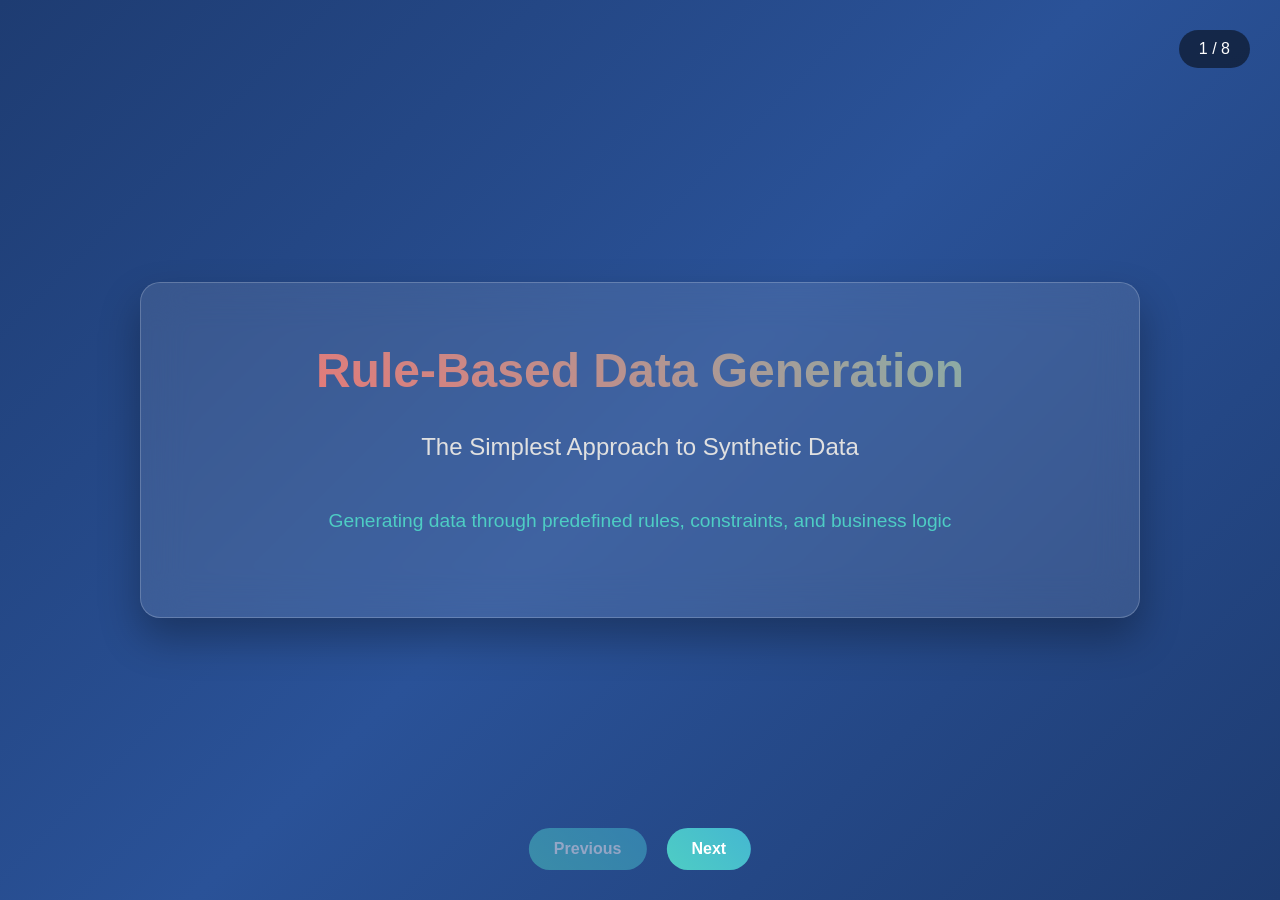
<file: Week15/Day2/2_rule_based_slides.html>
<!DOCTYPE html>
<html lang="en">
<head>
    <meta charset="UTF-8">
    <meta name="viewport" content="width=device-width, initial-scale=1.0">
    <title>Rule-Based Data Generation</title>
    <style>
        * {
            margin: 0;
            padding: 0;
            box-sizing: border-box;
        }

        body {
            font-family: 'Segoe UI', Tahoma, Geneva, Verdana, sans-serif;
            background: linear-gradient(135deg, #1e3c72 0%, #2a5298 50%, #1e3c72 100%);
            color: #ffffff;
            overflow: hidden;
            height: 100vh;
        }

        .presentation-container {
            position: relative;
            width: 100%;
            height: 100vh;
            display: flex;
            align-items: center;
            justify-content: center;
        }

        .slide {
            display: none;
            width: 90%;
            max-width: 1000px;
            padding: 60px;
            text-align: center;
            background: rgba(255, 255, 255, 0.1);
            backdrop-filter: blur(20px);
            border-radius: 20px;
            border: 1px solid rgba(255, 255, 255, 0.2);
            box-shadow: 0 20px 40px rgba(0, 0, 0, 0.3);
            animation: slideIn 0.6s ease-out;
        }

        .slide.active {
            display: block;
        }

        @keyframes slideIn {
            from {
                opacity: 0;
                transform: translateY(30px);
            }
            to {
                opacity: 1;
                transform: translateY(0);
            }
        }

        .slide h1 {
            font-size: 3em;
            margin-bottom: 30px;
            background: linear-gradient(45deg, #ff6b6b, #4ecdc4, #45b7d1);
            background-size: 300% 300%;
            -webkit-background-clip: text;
            -webkit-text-fill-color: transparent;
            background-clip: text;
            animation: gradientShift 3s ease-in-out infinite;
        }

        .slide h2 {
            font-size: 2.5em;
            margin-bottom: 40px;
            color: #4ecdc4;
        }

        .slide h3 {
            font-size: 1.8em;
            margin-bottom: 25px;
            color: #ff6b6b;
        }

        @keyframes gradientShift {
            0%, 100% { background-position: 0% 50%; }
            50% { background-position: 100% 50%; }
        }

        .slide p {
            font-size: 1.3em;
            line-height: 1.6;
            margin-bottom: 20px;
            color: #e0e0e0;
        }

        .rule-types {
            display: grid;
            grid-template-columns: repeat(auto-fit, minmax(280px, 1fr));
            gap: 25px;
            margin: 30px 0;
        }

        .rule-card {
            background: linear-gradient(135deg, rgba(255, 107, 107, 0.2) 0%, rgba(78, 205, 196, 0.2) 100%);
            padding: 25px;
            border-radius: 15px;
            border: 1px solid rgba(255, 255, 255, 0.3);
            transition: all 0.3s ease;
        }

        .rule-card:hover {
            transform: translateY(-10px);
            box-shadow: 0 15px 30px rgba(255, 107, 107, 0.3);
        }

        .rule-card h4 {
            font-size: 1.4em;
            color: #4ecdc4;
            margin-bottom: 15px;
        }

        .example-box {
            background: rgba(0, 0, 0, 0.3);
            padding: 25px;
            border-radius: 10px;
            margin: 25px 0;
            border-left: 4px solid #4ecdc4;
            text-align: left;
        }

        .code-block {
            background: #0d1117;
            color: #c9d1d9;
            padding: 25px;
            border-radius: 10px;
            font-family: 'JetBrains Mono', 'Fira Code', 'Courier New', monospace;
            font-size: 1em;
            line-height: 1.5;
            margin: 20px 0;
            text-align: left;
            overflow-x: auto;
            border: 1px solid #30363d;
            box-shadow: 0 8px 16px rgba(0, 0, 0, 0.4);
            white-space: pre;
        }

        /* Python syntax highlighting */
        .keyword { color: #ff7b72; font-weight: bold; }
        .function { color: #d2a8ff; }
        .string { color: #a5d6ff; }
        .number { color: #79c0ff; }
        .comment { color: #8b949e; font-style: italic; }
        .operator { color: #ff7b72; }
        .builtin { color: #ffa657; }
        .variable { color: #f0f6fc; }

        .pros-cons {
            display: grid;
            grid-template-columns: 1fr 1fr;
            gap: 30px;
            margin: 30px 0;
        }

        .pros, .cons {
            padding: 25px;
            border-radius: 15px;
            border: 1px solid rgba(255, 255, 255, 0.2);
        }

        .pros {
            background: linear-gradient(135deg, rgba(78, 205, 196, 0.2) 0%, rgba(69, 183, 209, 0.2) 100%);
            border-color: rgba(78, 205, 196, 0.5);
        }

        .cons {
            background: linear-gradient(135deg, rgba(255, 107, 107, 0.2) 0%, rgba(255, 165, 0, 0.2) 100%);
            border-color: rgba(255, 107, 107, 0.5);
        }

        .list-item {
            padding: 8px 0;
            border-bottom: 1px solid rgba(255, 255, 255, 0.1);
            font-size: 1.1em;
        }

        .navigation {
            position: absolute;
            bottom: 30px;
            left: 50%;
            transform: translateX(-50%);
            display: flex;
            gap: 20px;
        }

        .nav-btn {
            background: linear-gradient(45deg, #4ecdc4, #45b7d1);
            border: none;
            padding: 12px 25px;
            border-radius: 25px;
            color: white;
            font-size: 1em;
            font-weight: bold;
            cursor: pointer;
            transition: all 0.3s ease;
        }

        .nav-btn:hover {
            transform: translateY(-3px);
            box-shadow: 0 10px 20px rgba(78, 205, 196, 0.4);
        }

        .nav-btn:disabled {
            opacity: 0.5;
            cursor: not-allowed;
            transform: none;
            box-shadow: none;
        }

        .slide-counter {
            position: absolute;
            top: 30px;
            right: 30px;
            background: rgba(0, 0, 0, 0.5);
            padding: 10px 20px;
            border-radius: 20px;
            font-size: 1em;
        }

        .workflow {
            display: flex;
            justify-content: space-between;
            align-items: center;
            margin: 30px 0;
            flex-wrap: wrap;
            gap: 15px;
        }

        .workflow-step {
            flex: 1;
            min-width: 150px;
            text-align: center;
            padding: 20px;
            background: rgba(255, 255, 255, 0.1);
            border-radius: 15px;
            position: relative;
        }

        .workflow-step::after {
            content: '→';
            position: absolute;
            right: -20px;
            top: 50%;
            transform: translateY(-50%);
            font-size: 2em;
            color: #4ecdc4;
        }

        .workflow-step:last-child::after {
            display: none;
        }

        .step-number {
            display: inline-block;
            width: 35px;
            height: 35px;
            background: linear-gradient(45deg, #ff6b6b, #4ecdc4);
            border-radius: 50%;
            line-height: 35px;
            margin-bottom: 10px;
            font-weight: bold;
        }

        .use-case-grid {
            display: grid;
            grid-template-columns: repeat(auto-fit, minmax(200px, 1fr));
            gap: 20px;
            margin: 30px 0;
        }

        .use-case {
            background: rgba(255, 255, 255, 0.1);
            padding: 20px;
            border-radius: 15px;
            border: 1px solid rgba(255, 255, 255, 0.2);
            transition: all 0.3s ease;
        }

        .use-case:hover {
            transform: scale(1.05);
            border-color: #4ecdc4;
        }

        .use-case-icon {
            font-size: 2.5em;
            margin-bottom: 15px;
        }

        @media (max-width: 768px) {
            .slide {
                padding: 30px;
            }
            
            .slide h1 {
                font-size: 2.2em;
            }
            
            .slide h2 {
                font-size: 1.8em;
            }
            
            .pros-cons {
                grid-template-columns: 1fr;
            }
            
            .workflow {
                flex-direction: column;
            }
            
            .workflow-step::after {
                display: none;
            }
        }
    </style>
</head>
<body>
    <div class="presentation-container">
        <div class="slide-counter">
            <span id="currentSlide">1</span> / <span id="totalSlides">8</span>
        </div>

        <!-- Slide 1: Title -->
        <div class="slide active">
            <h1>Rule-Based Data Generation</h1>
            <p style="font-size: 1.5em; margin-top: 30px;">The Simplest Approach to Synthetic Data</p>
            <p style="font-size: 1.2em; color: #4ecdc4; margin-top: 40px;">Generating data through predefined rules, constraints, and business logic</p>
        </div>

        <!-- Slide 2: What is Rule-Based Data Generation -->
        <div class="slide">
            <h2>What is Rule-Based Data Generation?</h2>
            <p>A deterministic approach that uses predefined rules, constraints, and business logic to generate synthetic data</p>
            
            <div class="example-box">
                <h3>Key Characteristics:</h3>
                <p>✓ <strong>Deterministic:</strong> Same input rules produce same output</p>
                <p>✓ <strong>Transparent:</strong> Easy to understand and explain</p>
                <p>✓ <strong>Controllable:</strong> Direct control over data properties</p>
                <p>✓ <strong>Fast:</strong> No training required, immediate generation</p>
            </div>
        </div>

        <!-- Slide 3: How It Works -->
        <div class="slide">
            <h2>How Rule-Based Generation Works</h2>
            
            <div class="workflow">
                <div class="workflow-step">
                    <div class="step-number">1</div>
                    <h4>Define Rules</h4>
                    <p>Create constraints and patterns</p>
                </div>
                <div class="workflow-step">
                    <div class="step-number">2</div>
                    <h4>Set Parameters</h4>
                    <p>Configure ranges and distributions</p>
                </div>
                <div class="workflow-step">
                    <div class="step-number">3</div>
                    <h4>Apply Logic</h4>
                    <p>Execute rules systematically</p>
                </div>
                <div class="workflow-step">
                    <div class="step-number">4</div>
                    <h4>Generate Data</h4>
                    <p>Produce synthetic dataset</p>
                </div>
            </div>

            <div class="example-box">
                <strong>Example:</strong> Generating customer data where age must be 18-65, income correlates with age, and email follows name@domain.com format
            </div>
        </div>

        <!-- Slide 4: Types of Rules -->
        <div class="slide">
            <h2>Types of Rules & Constraints</h2>
            
            <div class="rule-types">
                <div class="rule-card">
                    <h4>🎯 Value Constraints</h4>
                    <p>Age between 18-65<br>
                    Salary > $30,000<br>
                    Valid email format</p>
                </div>
                
                <div class="rule-card">
                    <h4>🔗 Relationship Rules</h4>
                    <p>Income increases with experience<br>
                    Children < Parent age<br>
                    Order date < Ship date</p>
                </div>
                
                <div class="rule-card">
                    <h4>📊 Distribution Rules</h4>
                    <p>80% customers in urban areas<br>
                    Normal distribution for heights<br>
                    Seasonal sales patterns</p>
                </div>
                
                <div class="rule-card">
                    <h4>🏛️ Business Logic</h4>
                    <p>Account numbers format<br>
                    Product codes structure<br>
                    Regulatory compliance</p>
                </div>
            </div>
        </div>

        <!-- Slide 5: Implementation Example -->
        <div class="slide">
            <h2>Implementation Example</h2>
            
            <div class="code-block"><span class="keyword">import</span> <span class="variable">random</span>
<span class="keyword">from</span> <span class="variable">faker</span> <span class="keyword">import</span> <span class="variable">Faker</span>

<span class="comment"># Initialize faker for generating realistic fake data</span>
<span class="variable">fake</span> <span class="operator">=</span> <span class="function">Faker</span>()

<span class="keyword">def</span> <span class="function">generate_customer_data</span>(<span class="variable">num_records</span>):
    <span class="comment"># Initialize empty list to store customer data</span>
    <span class="variable">customers</span> <span class="operator">=</span> []
    
    <span class="keyword">for</span> <span class="variable">i</span> <span class="keyword">in</span> <span class="builtin">range</span>(<span class="variable">num_records</span>):
        <span class="comment"># Rule 1: Age constraint between 18-65</span>
        <span class="variable">age</span> <span class="operator">=</span> <span class="variable">random</span>.<span class="function">randint</span>(<span class="number">18</span>, <span class="number">65</span>)
        
        <span class="comment"># Rule 2: Income correlates with age</span>
        <span class="variable">base_income</span> <span class="operator">=</span> <span class="number">30000</span> <span class="operator">+</span> (<span class="variable">age</span> <span class="operator">-</span> <span class="number">18</span>) <span class="operator">*</span> <span class="number">1000</span>
        <span class="variable">income</span> <span class="operator">=</span> <span class="variable">base_income</span> <span class="operator">+</span> <span class="variable">random</span>.<span class="function">randint</span>(<span class="operator">-</span><span class="number">5000</span>, <span class="number">15000</span>)
        
        <span class="comment"># Rule 3: Generate realistic name and email</span>
        <span class="variable">first_name</span> <span class="operator">=</span> <span class="variable">fake</span>.<span class="function">first_name</span>()
        <span class="variable">last_name</span> <span class="operator">=</span> <span class="variable">fake</span>.<span class="function">last_name</span>()
        <span class="variable">email</span> <span class="operator">=</span> <span class="string">f"</span><span class="string">{</span><span class="variable">first_name</span>.<span class="function">lower</span>()<span class="string">}</span><span class="string">.</span><span class="string">{</span><span class="variable">last_name</span>.<span class="function">lower</span>()<span class="string">}</span><span class="string">@company.com"</span>
        
        <span class="comment"># Rule 4: Credit score based on income</span>
        <span class="variable">credit_score</span> <span class="operator">=</span> <span class="builtin">min</span>(<span class="number">850</span>, <span class="number">300</span> <span class="operator">+</span> (<span class="variable">income</span> <span class="operator">//</span> <span class="number">1000</span>) <span class="operator">*</span> <span class="number">2</span>)
        
        <span class="comment"># Rule 5: Phone number format constraint</span>
        <span class="variable">phone</span> <span class="operator">=</span> <span class="variable">fake</span>.<span class="function">phone_number</span>()
        
        <span class="comment"># Rule 6: Address in specific format</span>
        <span class="variable">address</span> <span class="operator">=</span> <span class="variable">fake</span>.<span class="function">address</span>().<span class="function">replace</span>(<span class="string">'\n'</span>, <span class="string">', '</span>)
        
        <span class="comment"># Store generated record</span>
        <span class="variable">customers</span>.<span class="function">append</span>({
            <span class="string">'customer_id'</span>: <span class="string">f"CUST_</span><span class="string">{</span><span class="variable">i</span><span class="string">:05d}</span><span class="string">"</span>,
            <span class="string">'first_name'</span>: <span class="variable">first_name</span>,
            <span class="string">'last_name'</span>: <span class="variable">last_name</span>,
            <span class="string">'age'</span>: <span class="variable">age</span>,
            <span class="string">'income'</span>: <span class="variable">income</span>,
            <span class="string">'email'</span>: <span class="variable">email</span>,
            <span class="string">'phone'</span>: <span class="variable">phone</span>,
            <span class="string">'address'</span>: <span class="variable">address</span>,
            <span class="string">'credit_score'</span>: <span class="variable">credit_score</span>
        })
    
    <span class="keyword">return</span> <span class="variable">customers</span>

<span class="comment"># Example usage</span>
<span class="variable">data</span> <span class="operator">=</span> <span class="function">generate_customer_data</span>(<span class="number">1000</span>)</div>
        </div>

        <!-- Slide 6: Advantages & Disadvantages -->
        <div class="slide">
            <h2>Pros & Cons</h2>
            
            <div class="pros-cons">
                <div class="pros">
                    <h3 style="color: #4ecdc4;">✅ Advantages</h3>
                    <div class="list-item">Simple to implement and understand</div>
                    <div class="list-item">No training data required</div>
                    <div class="list-item">Fast generation speed</div>
                    <div class="list-item">Full control over output</div>
                    <div class="list-item">Deterministic and reproducible</div>
                    <div class="list-item">Easy to modify and debug</div>
                    <div class="list-item">Perfect for structured data</div>
                </div>
                
                <div class="cons">
                    <h3 style="color: #ff6b6b;">⚠️ Disadvantages</h3>
                    <div class="list-item">Limited to known patterns</div>
                    <div class="list-item">Manual rule definition required</div>
                    <div class="list-item">Difficulty with complex relationships</div>
                    <div class="list-item">May not capture real-world variance</div>
                    <div class="list-item">Scalability challenges</div>
                    <div class="list-item">Risk of oversimplification</div>
                    <div class="list-item">Domain expertise needed</div>
                </div>
            </div>
        </div>

        <!-- Slide 7: Use Cases -->
        <div class="slide">
            <h2>Perfect Use Cases</h2>
            
            <div class="use-case-grid">
                <div class="use-case">
                    <div class="use-case-icon">🏦</div>
                    <h4>Financial Data</h4>
                    <p>Account numbers, transaction patterns, compliance data</p>
                </div>
                
                <div class="use-case">
                    <div class="use-case-icon">🏥</div>
                    <h4>Healthcare</h4>
                    <p>Patient records, medical codes, treatment schedules</p>
                </div>
                
                <div class="use-case">
                    <div class="use-case-icon">🛒</div>
                    <h4>E-commerce</h4>
                    <p>Product catalogs, order data, inventory management</p>
                </div>
                
                <div class="use-case">
                    <div class="use-case-icon">🧪</div>
                    <h4>Testing</h4>
                    <p>Software testing, edge cases, boundary conditions</p>
                </div>
                
                <div class="use-case">
                    <div class="use-case-icon">📊</div>
                    <h4>Business Analytics</h4>
                    <p>KPI simulations, scenario modeling, forecasting</p>
                </div>
                
                <div class="use-case">
                    <div class="use-case-icon">🎓</div>
                    <h4>Training Data</h4>
                    <p>Educational datasets, skill assessments, progress tracking</p>
                </div>
            </div>
        </div>

        <!-- Slide 8: Best Practices -->
        <div class="slide">
            <h2>Best Practices & Tips</h2>
            
            <div class="example-box">
                <h3>📋 Implementation Guidelines</h3>
                <p><strong>Start Simple:</strong> Begin with basic rules and gradually add complexity</p>
                <p><strong>Validate Output:</strong> Always verify generated data meets requirements</p>
                <p><strong>Document Rules:</strong> Maintain clear documentation of all constraints</p>
                <p><strong>Test Edge Cases:</strong> Ensure rules handle boundary conditions</p>
                <p><strong>Monitor Quality:</strong> Regularly check data quality metrics</p>
            </div>
            
            <div class="example-box" style="margin-top: 20px;">
                <h3>⚡ When to Use Rule-Based Generation</h3>
                <p>• Well-defined business requirements</p>
                <p>• Structured data with clear patterns</p>
                <p>• Need for rapid prototyping</p>
                <p>• Compliance and regulatory requirements</p>
                <p>• Testing and validation scenarios</p>
            </div>
        </div>

        <div class="navigation">
            <button class="nav-btn" id="prevBtn" onclick="changeSlide(-1)">Previous</button>
            <button class="nav-btn" id="nextBtn" onclick="changeSlide(1)">Next</button>
        </div>
    </div>

    <script>
        let currentSlide = 0;
        const slides = document.querySelectorAll('.slide');
        const totalSlides = slides.length;

        document.getElementById('totalSlides').textContent = totalSlides;

        function showSlide(n) {
            slides[currentSlide].classList.remove('active');
            currentSlide = (n + totalSlides) % totalSlides;
            slides[currentSlide].classList.add('active');
            
            document.getElementById('currentSlide').textContent = currentSlide + 1;
            
            // Update navigation buttons
            document.getElementById('prevBtn').disabled = currentSlide === 0;
            document.getElementById('nextBtn').disabled = currentSlide === totalSlides - 1;
        }

        function changeSlide(direction) {
            if (direction === 1 && currentSlide < totalSlides - 1) {
                showSlide(currentSlide + 1);
            } else if (direction === -1 && currentSlide > 0) {
                showSlide(currentSlide - 1);
            }
        }

        // Keyboard navigation
        document.addEventListener('keydown', function(e) {
            if (e.key === 'ArrowLeft') {
                changeSlide(-1);
            } else if (e.key === 'ArrowRight') {
                changeSlide(1);
            }
        });

        // Initialize
        showSlide(0);

        // Add some interactive effects
        document.querySelectorAll('.rule-card, .use-case').forEach(card => {
            card.addEventListener('mouseenter', function() {
                this.style.transform = 'translateY(-5px) scale(1.02)';
            });
            
            card.addEventListener('mouseleave', function() {
                this.style.transform = 'translateY(0) scale(1)';
            });
        });
    </script>
</body>
</html>
</file>
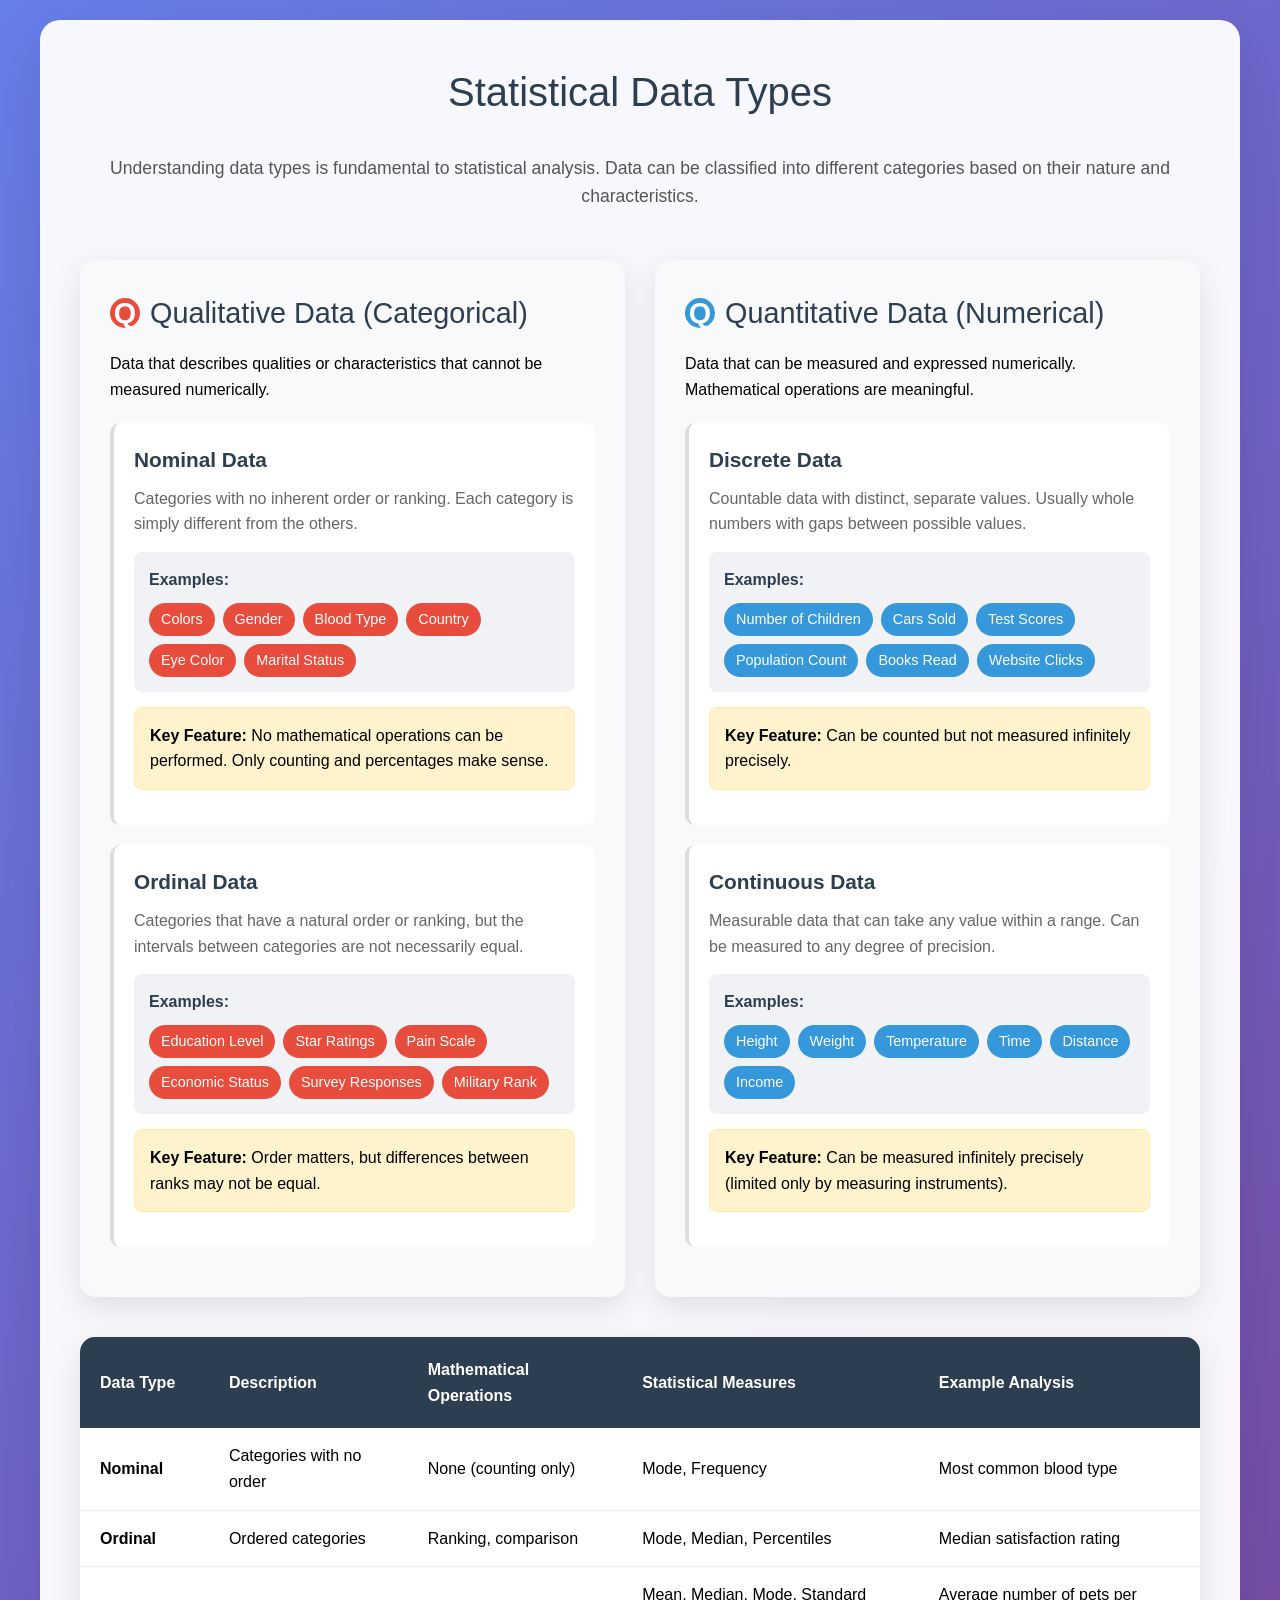
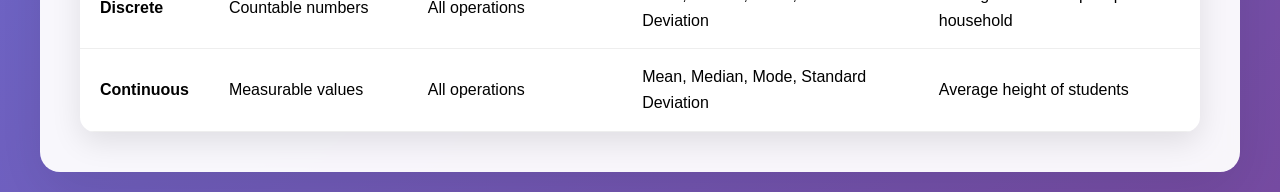
<file: Week15/Day2/3_statistical_data_types.html>
<!DOCTYPE html>
<html lang="en">
<head>
    <meta charset="UTF-8">
    <meta name="viewport" content="width=device-width, initial-scale=1.0">
    <title>Statistical Data Types</title>
    <style>
        * {
            margin: 0;
            padding: 0;
            box-sizing: border-box;
        }

        body {
            font-family: 'Segoe UI', Tahoma, Geneva, Verdana, sans-serif;
            line-height: 1.6;
            background: linear-gradient(135deg, #667eea 0%, #764ba2 100%);
            min-height: 100vh;
            padding: 20px;
        }

        .container {
            max-width: 1200px;
            margin: 0 auto;
            background: rgba(255, 255, 255, 0.95);
            border-radius: 20px;
            padding: 40px;
            box-shadow: 0 20px 60px rgba(0, 0, 0, 0.1);
            backdrop-filter: blur(10px);
        }

        h1 {
            text-align: center;
            color: #2c3e50;
            margin-bottom: 30px;
            font-size: 2.5em;
            font-weight: 300;
        }

        .intro {
            text-align: center;
            margin-bottom: 50px;
            color: #555;
            font-size: 1.1em;
        }

        .data-types {
            display: grid;
            grid-template-columns: 1fr 1fr;
            gap: 30px;
            margin-bottom: 40px;
        }

        .data-category {
            background: #f8f9fa;
            border-radius: 15px;
            padding: 30px;
            box-shadow: 0 10px 30px rgba(0, 0, 0, 0.1);
            transition: transform 0.3s ease, box-shadow 0.3s ease;
        }

        .data-category:hover {
            transform: translateY(-5px);
            box-shadow: 0 20px 40px rgba(0, 0, 0, 0.15);
        }

        .category-title {
            font-size: 1.8em;
            color: #2c3e50;
            margin-bottom: 15px;
            display: flex;
            align-items: center;
            gap: 10px;
        }

        .category-icon {
            width: 30px;
            height: 30px;
            border-radius: 50%;
            display: flex;
            align-items: center;
            justify-content: center;
            font-weight: bold;
            color: white;
        }

        .qualitative .category-icon {
            background: #e74c3c;
        }

        .quantitative .category-icon {
            background: #3498db;
        }

        .subcategory {
            margin: 20px 0;
            padding: 20px;
            background: white;
            border-radius: 10px;
            border-left: 4px solid #ddd;
            transition: border-color 0.3s ease;
        }

        .subcategory:hover {
            border-color: #3498db;
        }

        .subcategory h3 {
            color: #2c3e50;
            margin-bottom: 10px;
            font-size: 1.3em;
        }

        .subcategory p {
            color: #666;
            margin-bottom: 15px;
        }

        .examples {
            background: #f1f2f6;
            padding: 15px;
            border-radius: 8px;
            margin-top: 10px;
        }

        .examples h4 {
            color: #2c3e50;
            margin-bottom: 10px;
            font-size: 1em;
        }

        .example-list {
            display: flex;
            flex-wrap: wrap;
            gap: 8px;
        }

        .example-item {
            background: #3498db;
            color: white;
            padding: 5px 12px;
            border-radius: 20px;
            font-size: 0.9em;
            cursor: pointer;
            transition: all 0.3s ease;
        }

        .example-item:hover {
            background: #2980b9;
            transform: scale(1.05);
        }

        .qualitative .example-item {
            background: #e74c3c;
        }

        .qualitative .example-item:hover {
            background: #c0392b;
        }



        .comparison-table {
            margin-top: 40px;
            background: white;
            border-radius: 15px;
            overflow: hidden;
            box-shadow: 0 10px 30px rgba(0, 0, 0, 0.1);
        }

        table {
            width: 100%;
            border-collapse: collapse;
        }

        th {
            background: #2c3e50;
            color: white;
            padding: 20px;
            text-align: left;
            font-weight: 600;
        }

        td {
            padding: 15px 20px;
            border-bottom: 1px solid #eee;
        }

        tr:hover {
            background: #f8f9fa;
        }

        .highlight {
            background: #fff3cd;
            border: 1px solid #ffeaa7;
            padding: 15px;
            border-radius: 8px;
            margin: 15px 0;
        }

        @media (max-width: 768px) {
            .data-types {
                grid-template-columns: 1fr;
            }
            
            .container {
                padding: 20px;
            }
        }
    </style>
</head>
<body>
    <div class="container">
        <h1>Statistical Data Types</h1>
        <div class="intro">
            Understanding data types is fundamental to statistical analysis. Data can be classified into different categories based on their nature and characteristics.
        </div>

        <div class="data-types">
            <div class="data-category qualitative">
                <div class="category-title">
                    <div class="category-icon">Q</div>
                    Qualitative Data (Categorical)
                </div>
                <p>Data that describes qualities or characteristics that cannot be measured numerically.</p>

                <div class="subcategory">
                    <h3>Nominal Data</h3>
                    <p>Categories with no inherent order or ranking. Each category is simply different from the others.</p>
                    <div class="examples">
                        <h4>Examples:</h4>
                        <div class="example-list">
                            <span class="example-item">Colors</span>
                            <span class="example-item">Gender</span>
                            <span class="example-item">Blood Type</span>
                            <span class="example-item">Country</span>
                            <span class="example-item">Eye Color</span>
                            <span class="example-item">Marital Status</span>
                        </div>
                    </div>
                    <div class="highlight">
                        <strong>Key Feature:</strong> No mathematical operations can be performed. Only counting and percentages make sense.
                    </div>
                </div>

                <div class="subcategory">
                    <h3>Ordinal Data</h3>
                    <p>Categories that have a natural order or ranking, but the intervals between categories are not necessarily equal.</p>
                    <div class="examples">
                        <h4>Examples:</h4>
                        <div class="example-list">
                            <span class="example-item">Education Level</span>
                            <span class="example-item">Star Ratings</span>
                            <span class="example-item">Pain Scale</span>
                            <span class="example-item">Economic Status</span>
                            <span class="example-item">Survey Responses</span>
                            <span class="example-item">Military Rank</span>
                        </div>
                    </div>
                    <div class="highlight">
                        <strong>Key Feature:</strong> Order matters, but differences between ranks may not be equal.
                    </div>
                </div>
            </div>

            <div class="data-category quantitative">
                <div class="category-title">
                    <div class="category-icon">Q</div>
                    Quantitative Data (Numerical)
                </div>
                <p>Data that can be measured and expressed numerically. Mathematical operations are meaningful.</p>

                <div class="subcategory">
                    <h3>Discrete Data</h3>
                    <p>Countable data with distinct, separate values. Usually whole numbers with gaps between possible values.</p>
                    <div class="examples">
                        <h4>Examples:</h4>
                        <div class="example-list">
                            <span class="example-item">Number of Children</span>
                            <span class="example-item">Cars Sold</span>
                            <span class="example-item">Test Scores</span>
                            <span class="example-item">Population Count</span>
                            <span class="example-item">Books Read</span>
                            <span class="example-item">Website Clicks</span>
                        </div>
                    </div>
                    <div class="highlight">
                        <strong>Key Feature:</strong> Can be counted but not measured infinitely precisely.
                    </div>
                </div>

                <div class="subcategory">
                    <h3>Continuous Data</h3>
                    <p>Measurable data that can take any value within a range. Can be measured to any degree of precision.</p>
                    <div class="examples">
                        <h4>Examples:</h4>
                        <div class="example-list">
                            <span class="example-item">Height</span>
                            <span class="example-item">Weight</span>
                            <span class="example-item">Temperature</span>
                            <span class="example-item">Time</span>
                            <span class="example-item">Distance</span>
                            <span class="example-item">Income</span>
                        </div>
                    </div>
                    <div class="highlight">
                        <strong>Key Feature:</strong> Can be measured infinitely precisely (limited only by measuring instruments).
                    </div>
                </div>
            </div>
        </div>



        <div class="comparison-table">
            <table>
                <thead>
                    <tr>
                        <th>Data Type</th>
                        <th>Description</th>
                        <th>Mathematical Operations</th>
                        <th>Statistical Measures</th>
                        <th>Example Analysis</th>
                    </tr>
                </thead>
                <tbody>
                    <tr>
                        <td><strong>Nominal</strong></td>
                        <td>Categories with no order</td>
                        <td>None (counting only)</td>
                        <td>Mode, Frequency</td>
                        <td>Most common blood type</td>
                    </tr>
                    <tr>
                        <td><strong>Ordinal</strong></td>
                        <td>Ordered categories</td>
                        <td>Ranking, comparison</td>
                        <td>Mode, Median, Percentiles</td>
                        <td>Median satisfaction rating</td>
                    </tr>
                    <tr>
                        <td><strong>Discrete</strong></td>
                        <td>Countable numbers</td>
                        <td>All operations</td>
                        <td>Mean, Median, Mode, Standard Deviation</td>
                        <td>Average number of pets per household</td>
                    </tr>
                    <tr>
                        <td><strong>Continuous</strong></td>
                        <td>Measurable values</td>
                        <td>All operations</td>
                        <td>Mean, Median, Mode, Standard Deviation</td>
                        <td>Average height of students</td>
                    </tr>
                </tbody>
            </table>
        </div>
    </div>


</body>
</html>
</file>
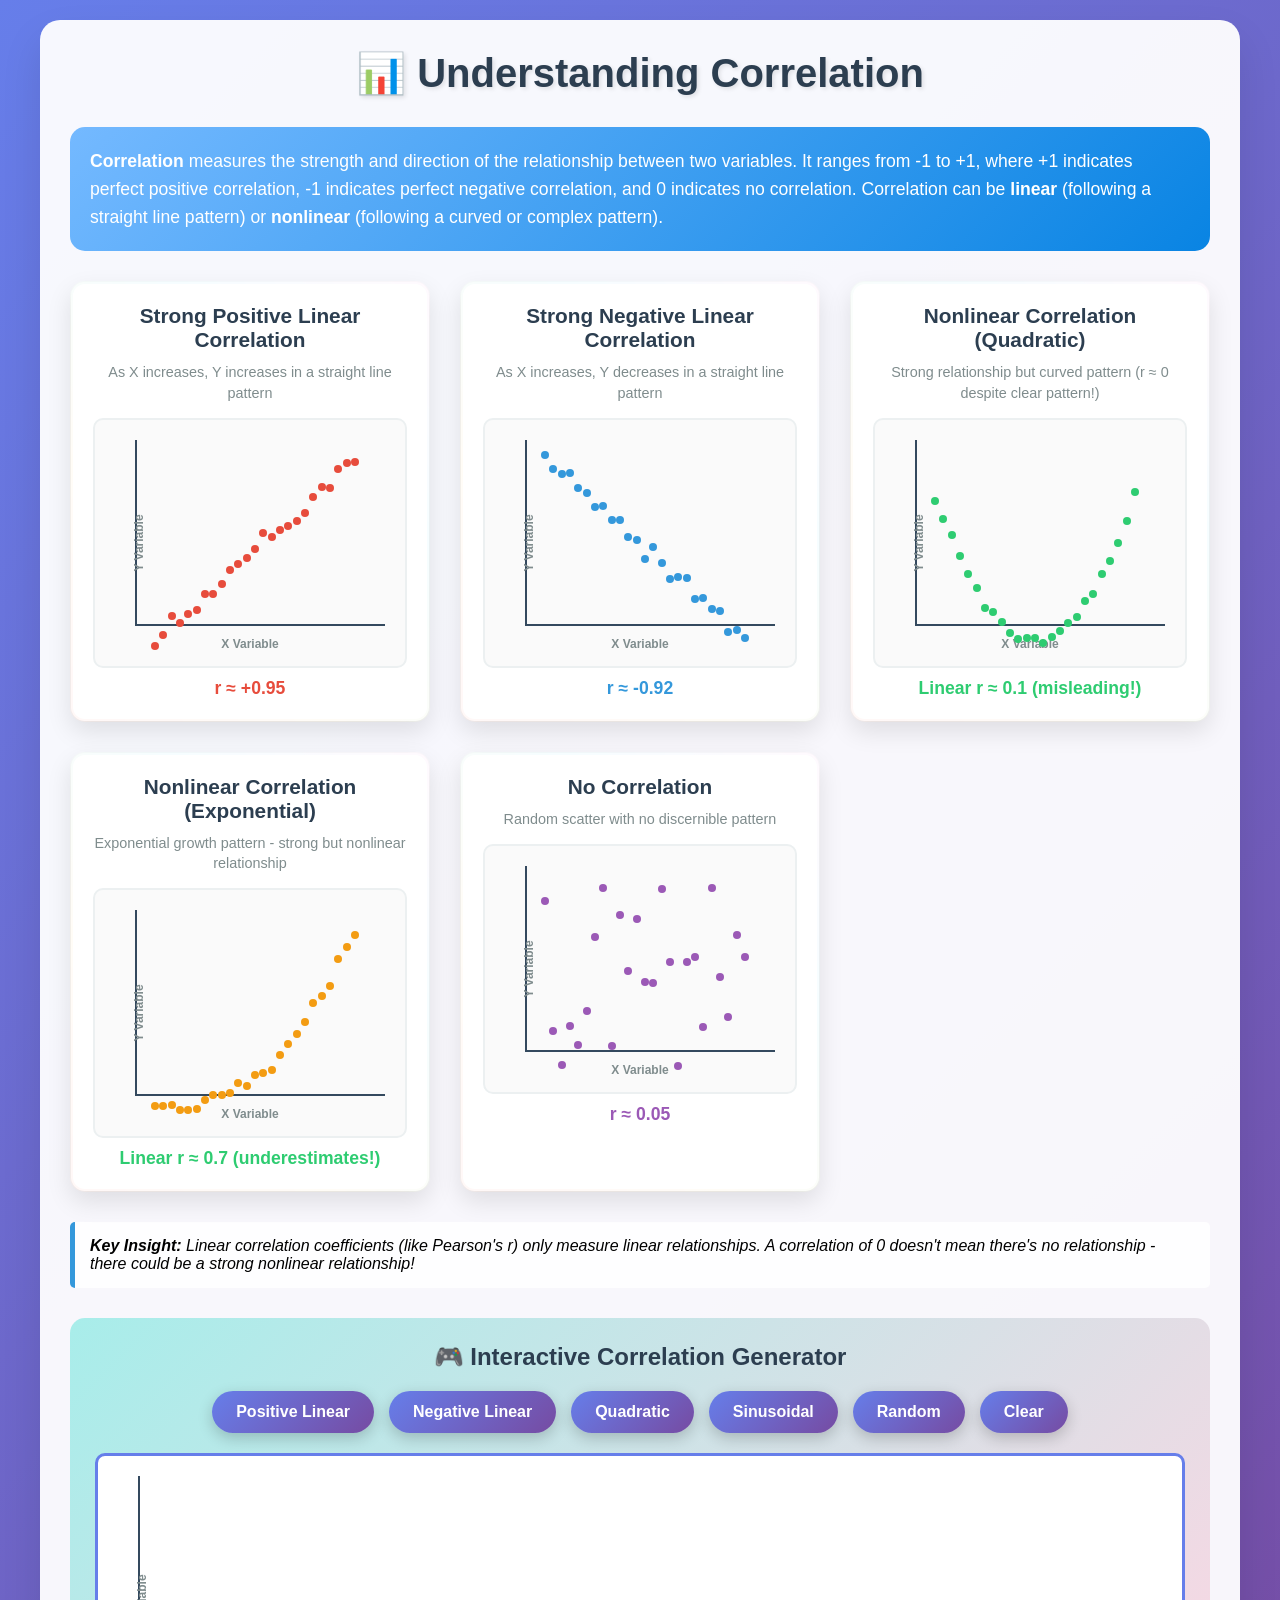
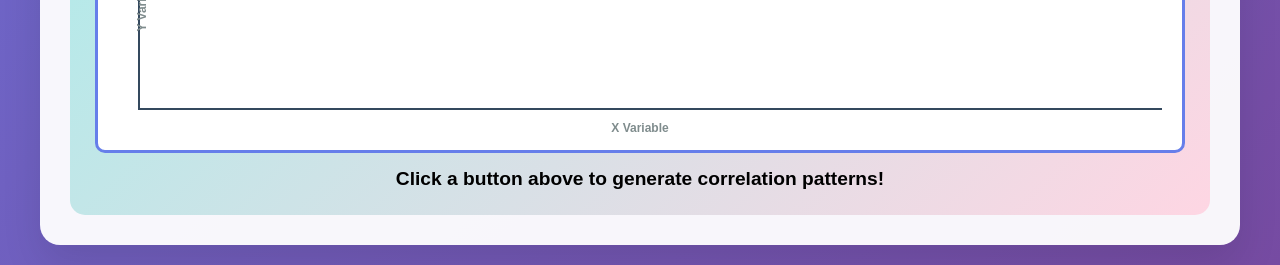
<file: Week15/Day2/6_correlation_visualization.html>
<!DOCTYPE html>
<html lang="en">
<head>
    <meta charset="UTF-8">
    <meta name="viewport" content="width=device-width, initial-scale=1.0">
    <title>Understanding Correlation: Linear vs Nonlinear</title>
    <style>
        * {
            margin: 0;
            padding: 0;
            box-sizing: border-box;
        }

        body {
            font-family: 'Segoe UI', Tahoma, Geneva, Verdana, sans-serif;
            background: linear-gradient(135deg, #667eea 0%, #764ba2 100%);
            min-height: 100vh;
            padding: 20px;
        }

        .container {
            max-width: 1200px;
            margin: 0 auto;
            background: rgba(255, 255, 255, 0.95);
            border-radius: 20px;
            padding: 30px;
            box-shadow: 0 20px 40px rgba(0, 0, 0, 0.1);
        }

        h1 {
            text-align: center;
            color: #2c3e50;
            margin-bottom: 30px;
            font-size: 2.5em;
            text-shadow: 2px 2px 4px rgba(0, 0, 0, 0.1);
        }

        .explanation {
            background: linear-gradient(135deg, #74b9ff, #0984e3);
            color: white;
            padding: 20px;
            border-radius: 15px;
            margin-bottom: 30px;
            font-size: 1.1em;
            line-height: 1.6;
        }

        .chart-grid {
            display: grid;
            grid-template-columns: repeat(auto-fit, minmax(300px, 1fr));
            gap: 30px;
            margin-bottom: 30px;
        }

        .chart-container {
            background: white;
            border-radius: 15px;
            padding: 20px;
            box-shadow: 0 10px 25px rgba(0, 0, 0, 0.1);
            border: 3px solid transparent;
            background-clip: padding-box;
            position: relative;
        }

        .chart-container::before {
            content: '';
            position: absolute;
            top: -3px;
            left: -3px;
            right: -3px;
            bottom: -3px;
            background: linear-gradient(45deg, #ff6b6b, #feca57, #48dbfb, #ff9ff3);
            border-radius: 15px;
            z-index: -1;
        }

        .chart-title {
            font-size: 1.3em;
            font-weight: bold;
            margin-bottom: 10px;
            text-align: center;
            color: #2c3e50;
        }

        .chart-description {
            font-size: 0.9em;
            color: #7f8c8d;
            margin-bottom: 15px;
            text-align: center;
            line-height: 1.4;
        }

        .chart {
            width: 100%;
            height: 250px;
            border: 2px solid #ecf0f1;
            border-radius: 10px;
            position: relative;
            background: #fafafa;
            overflow: hidden;
        }

        .axis {
            position: absolute;
            background: #34495e;
        }

        .x-axis {
            bottom: 40px;
            left: 40px;
            right: 20px;
            height: 2px;
        }

        .y-axis {
            left: 40px;
            top: 20px;
            bottom: 40px;
            width: 2px;
        }

        .axis-label {
            position: absolute;
            font-size: 12px;
            color: #7f8c8d;
            font-weight: bold;
        }

        .x-label {
            bottom: 15px;
            left: 50%;
            transform: translateX(-50%);
        }

        .y-label {
            left: 15px;
            top: 50%;
            transform: translateY(-50%) rotate(-90deg);
        }

        .point {
            position: absolute;
            width: 8px;
            height: 8px;
            border-radius: 50%;
            transform: translate(-50%, -50%);
            transition: all 0.3s ease;
        }

        .point:hover {
            transform: translate(-50%, -50%) scale(1.5);
            box-shadow: 0 0 15px rgba(0, 0, 0, 0.3);
        }

        .linear-positive .point { background: #e74c3c; }
        .linear-negative .point { background: #3498db; }
        .nonlinear-quadratic .point { background: #2ecc71; }
        .nonlinear-exponential .point { background: #f39c12; }
        .no-correlation .point { background: #9b59b6; }

        .correlation-strength {
            text-align: center;
            margin-top: 10px;
            font-weight: bold;
            font-size: 1.1em;
        }

        .strong-positive { color: #e74c3c; }
        .strong-negative { color: #3498db; }
        .nonlinear { color: #2ecc71; }
        .none { color: #9b59b6; }

        .interactive-section {
            background: linear-gradient(135deg, #a8edea, #fed6e3);
            border-radius: 15px;
            padding: 25px;
            margin-top: 30px;
        }

        .controls {
            display: flex;
            justify-content: center;
            gap: 15px;
            margin-bottom: 20px;
            flex-wrap: wrap;
        }

        .btn {
            background: linear-gradient(135deg, #667eea, #764ba2);
            color: white;
            border: none;
            padding: 12px 24px;
            border-radius: 25px;
            cursor: pointer;
            font-size: 1em;
            font-weight: bold;
            transition: all 0.3s ease;
            box-shadow: 0 5px 15px rgba(0, 0, 0, 0.2);
        }

        .btn:hover {
            transform: translateY(-2px);
            box-shadow: 0 8px 25px rgba(0, 0, 0, 0.3);
        }

        .btn:active {
            transform: translateY(0);
        }

        .interactive-chart {
            height: 300px;
            background: white;
            border-radius: 10px;
            border: 3px solid #667eea;
            position: relative;
            overflow: hidden;
        }

        @keyframes fadeIn {
            from { opacity: 0; transform: scale(0); }
            to { opacity: 1; transform: scale(1); }
        }

        .point.animate {
            animation: fadeIn 0.5s ease-out;
        }

        .definition-box {
            background: rgba(255, 255, 255, 0.9);
            border-left: 5px solid #3498db;
            padding: 15px;
            margin: 20px 0;
            border-radius: 5px;
            font-style: italic;
        }
    </style>
</head>
<body>
    <div class="container">
        <h1>📊 Understanding Correlation</h1>
        
        <div class="explanation">
            <strong>Correlation</strong> measures the strength and direction of the relationship between two variables. 
            It ranges from -1 to +1, where +1 indicates perfect positive correlation, -1 indicates perfect negative correlation, 
            and 0 indicates no correlation. Correlation can be <strong>linear</strong> (following a straight line pattern) 
            or <strong>nonlinear</strong> (following a curved or complex pattern).
        </div>

        <div class="chart-grid">
            <div class="chart-container linear-positive">
                <div class="chart-title">Strong Positive Linear Correlation</div>
                <div class="chart-description">As X increases, Y increases in a straight line pattern</div>
                <div class="chart" id="chart1">
                    <div class="axis x-axis"></div>
                    <div class="axis y-axis"></div>
                    <div class="axis-label x-label">X Variable</div>
                    <div class="axis-label y-label">Y Variable</div>
                </div>
                <div class="correlation-strength strong-positive">r ≈ +0.95</div>
            </div>

            <div class="chart-container linear-negative">
                <div class="chart-title">Strong Negative Linear Correlation</div>
                <div class="chart-description">As X increases, Y decreases in a straight line pattern</div>
                <div class="chart" id="chart2">
                    <div class="axis x-axis"></div>
                    <div class="axis y-axis"></div>
                    <div class="axis-label x-label">X Variable</div>
                    <div class="axis-label y-label">Y Variable</div>
                </div>
                <div class="correlation-strength strong-negative">r ≈ -0.92</div>
            </div>

            <div class="chart-container nonlinear-quadratic">
                <div class="chart-title">Nonlinear Correlation (Quadratic)</div>
                <div class="chart-description">Strong relationship but curved pattern (r ≈ 0 despite clear pattern!)</div>
                <div class="chart" id="chart3">
                    <div class="axis x-axis"></div>
                    <div class="axis y-axis"></div>
                    <div class="axis-label x-label">X Variable</div>
                    <div class="axis-label y-label">Y Variable</div>
                </div>
                <div class="correlation-strength nonlinear">Linear r ≈ 0.1 (misleading!)</div>
            </div>

            <div class="chart-container nonlinear-exponential">
                <div class="chart-title">Nonlinear Correlation (Exponential)</div>
                <div class="chart-description">Exponential growth pattern - strong but nonlinear relationship</div>
                <div class="chart" id="chart4">
                    <div class="axis x-axis"></div>
                    <div class="axis y-axis"></div>
                    <div class="axis-label x-label">X Variable</div>
                    <div class="axis-label y-label">Y Variable</div>
                </div>
                <div class="correlation-strength nonlinear">Linear r ≈ 0.7 (underestimates!)</div>
            </div>

            <div class="chart-container no-correlation">
                <div class="chart-title">No Correlation</div>
                <div class="chart-description">Random scatter with no discernible pattern</div>
                <div class="chart" id="chart5">
                    <div class="axis x-axis"></div>
                    <div class="axis y-axis"></div>
                    <div class="axis-label x-label">X Variable</div>
                    <div class="axis-label y-label">Y Variable</div>
                </div>
                <div class="correlation-strength none">r ≈ 0.05</div>
            </div>
        </div>

        <div class="definition-box">
            <strong>Key Insight:</strong> Linear correlation coefficients (like Pearson's r) only measure <em>linear</em> relationships. 
            A correlation of 0 doesn't mean there's no relationship - there could be a strong nonlinear relationship!
        </div>

        <div class="interactive-section">
            <h2 style="text-align: center; margin-bottom: 20px; color: #2c3e50;">🎮 Interactive Correlation Generator</h2>
            
            <div class="controls">
                <button class="btn" onclick="generateLinear(1)">Positive Linear</button>
                <button class="btn" onclick="generateLinear(-1)">Negative Linear</button>
                <button class="btn" onclick="generateQuadratic()">Quadratic</button>
                <button class="btn" onclick="generateSin()">Sinusoidal</button>
                <button class="btn" onclick="generateRandom()">Random</button>
                <button class="btn" onclick="clearChart()">Clear</button>
            </div>
            
            <div class="chart interactive-chart" id="interactiveChart">
                <div class="axis x-axis"></div>
                <div class="axis y-axis"></div>
                <div class="axis-label x-label">X Variable</div>
                <div class="axis-label y-label">Y Variable</div>
            </div>
            
            <div id="correlation-info" style="text-align: center; margin-top: 15px; font-size: 1.2em; font-weight: bold;"></div>
        </div>
    </div>

    <script>
        // Generate points for different correlation types
        function generatePoints(type, chartId) {
            const chart = document.getElementById(chartId);
            const chartRect = chart.getBoundingClientRect();
            const width = 200; // Available width for points
            const height = 180; // Available height for points
            const offsetX = 60; // Offset from left edge
            const offsetY = 40; // Offset from top edge

            for (let i = 0; i < 25; i++) {
                const point = document.createElement('div');
                point.className = 'point';
                
                let x, y;
                
                switch(type) {
                    case 'linear-positive':
                        x = (i / 24) * width;
                        y = height - (i / 24) * height + (Math.random() - 0.5) * 20;
                        break;
                    case 'linear-negative':
                        x = (i / 24) * width;
                        y = (i / 24) * height + (Math.random() - 0.5) * 20;
                        break;
                    case 'quadratic':
                        x = (i / 24) * width;
                        const normalizedX = (i / 24 - 0.5) * 2; // -1 to 1
                        y = height - (normalizedX * normalizedX) * height * 0.8 + (Math.random() - 0.5) * 10;
                        break;
                    case 'exponential':
                        x = (i / 24) * width;
                        y = height - Math.pow(i / 24, 2.5) * height + (Math.random() - 0.5) * 15;
                        break;
                    case 'random':
                        x = (i / 24) * width;
                        y = Math.random() * height;
                        break;
                }
                
                point.style.left = (offsetX + x) + 'px';
                point.style.top = (offsetY + y) + 'px';
                chart.appendChild(point);
            }
        }

        // Interactive chart functions
        function generateLinear(direction) {
            clearChart();
            const chart = document.getElementById('interactiveChart');
            const width = 200;
            const height = 180;
            const offsetX = 60;
            const offsetY = 40;

            for (let i = 0; i < 30; i++) {
                setTimeout(() => {
                    const point = document.createElement('div');
                    point.className = 'point animate';
                    point.style.background = direction > 0 ? '#e74c3c' : '#3498db';
                    
                    const x = (i / 29) * width;
                    const y = direction > 0 ? 
                        height - (i / 29) * height + (Math.random() - 0.5) * 25 :
                        (i / 29) * height + (Math.random() - 0.5) * 25;
                    
                    point.style.left = (offsetX + x) + 'px';
                    point.style.top = (offsetY + y) + 'px';
                    chart.appendChild(point);
                }, i * 50);
            }
            
            const r = direction > 0 ? 0.95 : -0.92;
            updateCorrelationInfo(`Strong ${direction > 0 ? 'Positive' : 'Negative'} Linear Correlation (r ≈ ${r})`);
        }

        function generateQuadratic() {
            clearChart();
            const chart = document.getElementById('interactiveChart');
            const width = 200;
            const height = 180;
            const offsetX = 60;
            const offsetY = 40;

            for (let i = 0; i < 30; i++) {
                setTimeout(() => {
                    const point = document.createElement('div');
                    point.className = 'point animate';
                    point.style.background = '#2ecc71';
                    
                    const x = (i / 29) * width;
                    const normalizedX = (i / 29 - 0.5) * 2;
                    const y = height - (normalizedX * normalizedX) * height * 0.9 + (Math.random() - 0.5) * 15;
                    
                    point.style.left = (offsetX + x) + 'px';
                    point.style.top = (offsetY + y) + 'px';
                    chart.appendChild(point);
                }, i * 50);
            }
            
            updateCorrelationInfo('Nonlinear Correlation (Quadratic) - Linear r ≈ 0.1 but strong relationship exists!');
        }

        function generateSin() {
            clearChart();
            const chart = document.getElementById('interactiveChart');
            const width = 200;
            const height = 180;
            const offsetX = 60;
            const offsetY = 40;

            for (let i = 0; i < 30; i++) {
                setTimeout(() => {
                    const point = document.createElement('div');
                    point.className = 'point animate';
                    point.style.background = '#f39c12';
                    
                    const x = (i / 29) * width;
                    const normalizedX = (i / 29) * Math.PI * 2;
                    const y = height/2 - Math.sin(normalizedX) * height * 0.3 + (Math.random() - 0.5) * 10;
                    
                    point.style.left = (offsetX + x) + 'px';
                    point.style.top = (offsetY + y) + 'px';
                    chart.appendChild(point);
                }, i * 50);
            }
            
            updateCorrelationInfo('Nonlinear Correlation (Sinusoidal) - Linear r ≈ 0 but periodic relationship!');
        }

        function generateRandom() {
            clearChart();
            const chart = document.getElementById('interactiveChart');
            const width = 200;
            const height = 180;
            const offsetX = 60;
            const offsetY = 40;

            for (let i = 0; i < 30; i++) {
                setTimeout(() => {
                    const point = document.createElement('div');
                    point.className = 'point animate';
                    point.style.background = '#9b59b6';
                    
                    const x = Math.random() * width;
                    const y = Math.random() * height;
                    
                    point.style.left = (offsetX + x) + 'px';
                    point.style.top = (offsetY + y) + 'px';
                    chart.appendChild(point);
                }, i * 30);
            }
            
            updateCorrelationInfo('No Correlation - Random scatter (r ≈ 0)');
        }

        function clearChart() {
            const chart = document.getElementById('interactiveChart');
            const points = chart.querySelectorAll('.point');
            points.forEach(point => point.remove());
            updateCorrelationInfo('Click a button above to generate correlation patterns!');
        }

        function updateCorrelationInfo(text) {
            document.getElementById('correlation-info').textContent = text;
        }

        // Initialize all charts on page load
        window.onload = function() {
            generatePoints('linear-positive', 'chart1');
            generatePoints('linear-negative', 'chart2');
            generatePoints('quadratic', 'chart3');
            generatePoints('exponential', 'chart4');
            generatePoints('random', 'chart5');
            updateCorrelationInfo('Click a button above to generate correlation patterns!');
        };
    </script>
</body>
</html>
</file>
